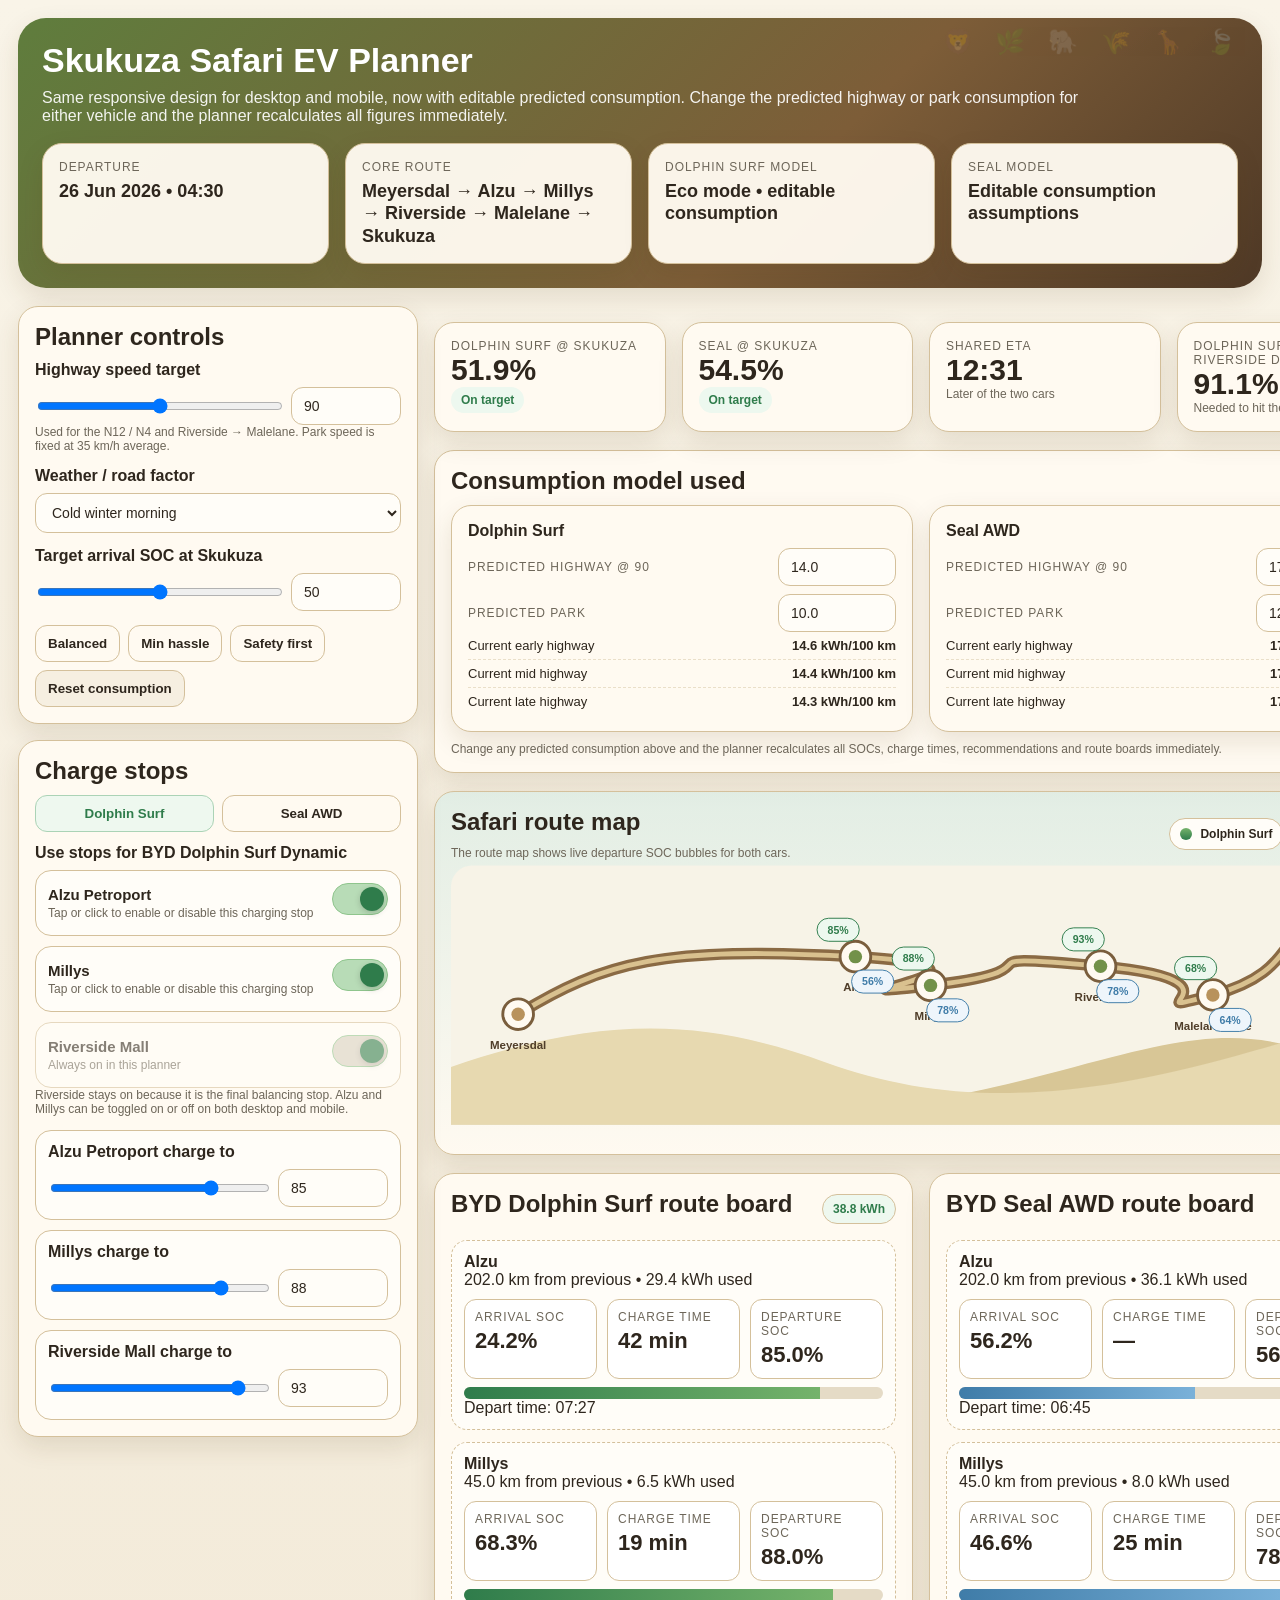
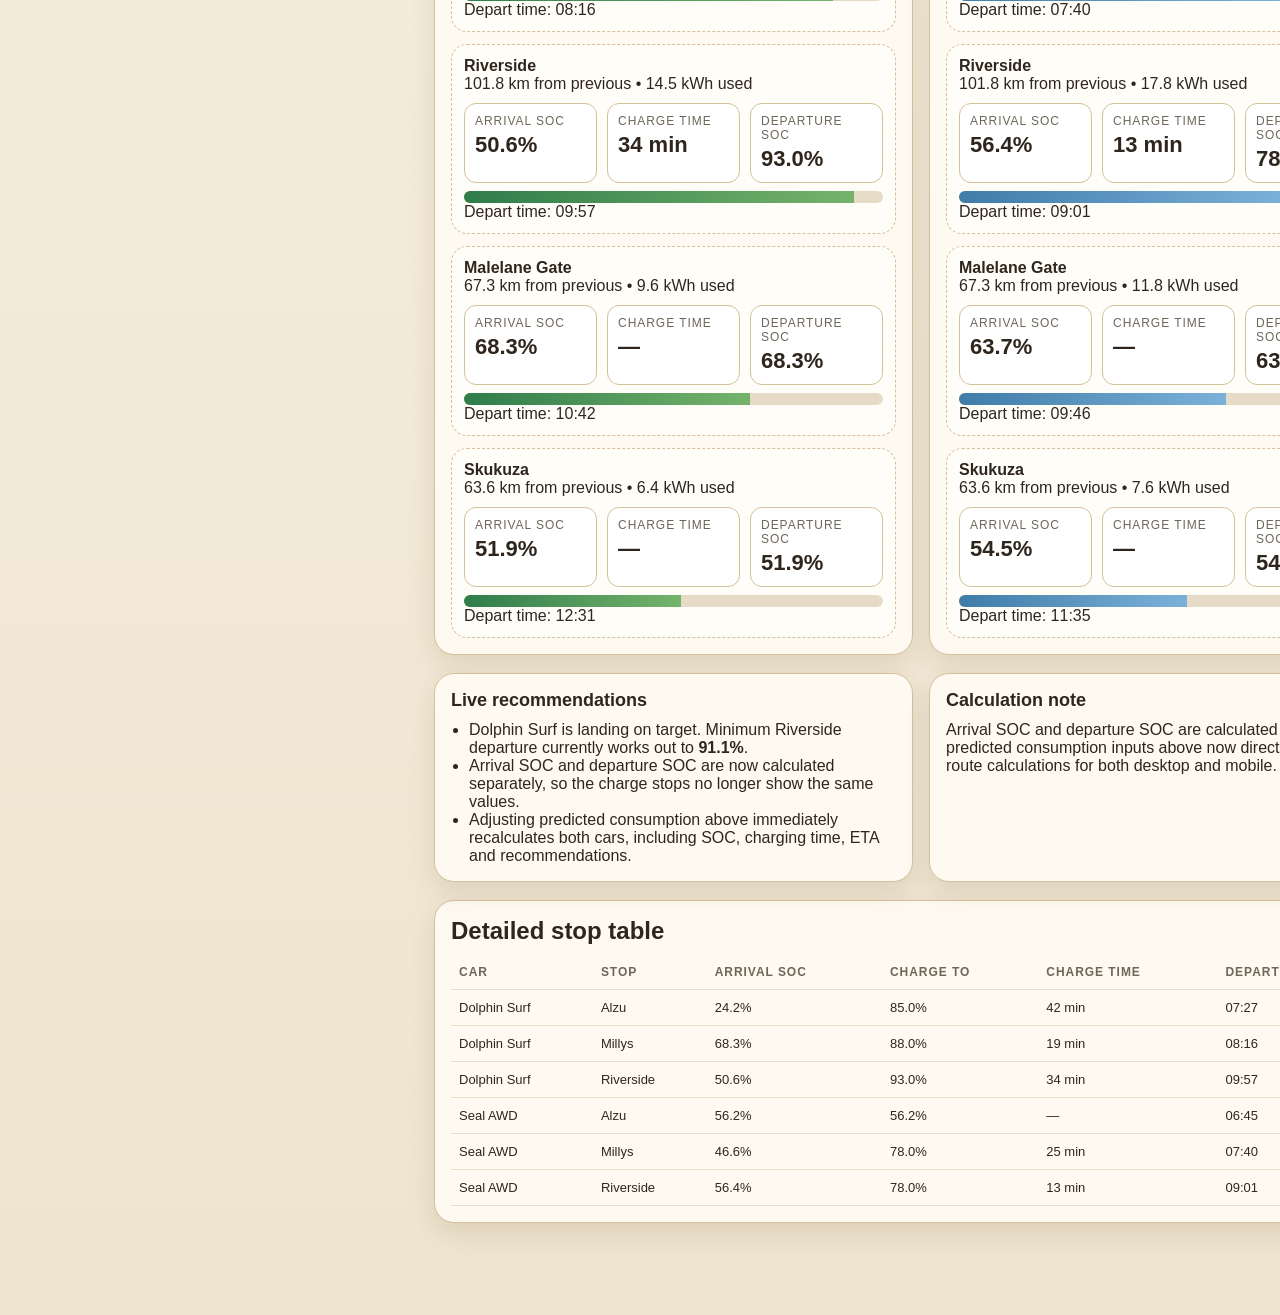
<file: index.html>
<!DOCTYPE html>
<html lang="en">
<head>
  <meta charset="UTF-8" />
  <meta name="viewport" content="width=device-width, initial-scale=1.0, viewport-fit=cover" />
  <title>Skukuza Safari EV Planner</title>
  <style>
    :root{
      --card:#fffaf1;
      --card2:#fffdf8;
      --line:#d4c09b;
      --text:#2e261d;
      --muted:#6d6659;
      --green:#2f7c4b;
      --green2:#75b36b;
      --blue:#3f7ca8;
      --blue2:#7ab1d9;
      --warn:#ab7e09;
      --bad:#b84a3b;
      --shadow:0 10px 26px rgba(84,57,20,.12);
      --radius:20px;
      --hero:#ffffff;
      --heroSoft:rgba(255,255,255,.92);
    }
    *{box-sizing:border-box;-webkit-tap-highlight-color:transparent}
    html{scroll-behavior:smooth}
    body{margin:0;font-family:Inter,Segoe UI,Roboto,Arial,sans-serif;background:linear-gradient(180deg,#f9f4e8 0%,#efe4cf 100%);color:var(--text)}
    .wrap{max-width:1560px;margin:0 auto;padding:18px 18px 92px}
    .hero{background:linear-gradient(135deg,#5f7d3d 0%,#7d5d38 62%,#4f3926 100%);color:var(--hero);border-radius:28px;padding:24px;box-shadow:var(--shadow);position:relative;overflow:hidden}
    .hero::after{content:"🦁 🌿 🐘 🌾 🦒 🍃";position:absolute;right:18px;top:10px;opacity:.18;font-size:24px;letter-spacing:8px}
    h1,h2,h3,h4{margin:0 0 10px} h1{font-size:34px;line-height:1.08} h2{font-size:24px} h3{font-size:18px}
    p{margin:6px 0}.sub{max-width:1080px;color:var(--heroSoft)}

    .hero-grid,.summary-grid,.cons-grid,.route-grid,.rec-grid,.main-grid{display:grid;gap:16px}
    .hero-grid{grid-template-columns:repeat(4,minmax(0,1fr));margin-top:18px}
    .main-grid{grid-template-columns:400px 1fr;align-items:start;margin-top:18px}
    .sticky{position:sticky;top:12px}

    .tile,.card,.summary,.cons-card,.route-card,.map-card,.table-card{background:var(--card);border:1px solid var(--line);border-radius:var(--radius);box-shadow:var(--shadow);padding:16px}
    .tile{background:rgba(255,250,241,.96)}
    .label,.small,.mini-label,.soc .k,.sum .k{font-size:12px;text-transform:uppercase;letter-spacing:.08em;color:var(--muted)}
    .tile .value{font-size:18px;font-weight:900;color:var(--text);margin-top:6px;line-height:1.25}
    .big{font-size:30px;font-weight:900}

    .control-group{margin-bottom:14px}
    label{display:block;font-weight:800;margin-bottom:8px}
    .hint,.tiny{font-size:12px;color:var(--muted)}
    input[type=number], select{width:100%;padding:10px 12px;border-radius:12px;border:1px solid var(--line);background:#fffdf8;color:var(--text);font-size:14px}
    input[type=range]{width:100%}
    .inline{display:grid;grid-template-columns:1fr 110px;gap:10px;align-items:center}
    .grid-2{display:grid;grid-template-columns:1fr 1fr;gap:10px}
    .btns{display:flex;gap:8px;flex-wrap:wrap}
    button{padding:10px 12px;border-radius:12px;border:1px solid var(--line);background:#fffaf1;font-weight:900;cursor:pointer;color:var(--text)}
    .subtle{background:#f6efe1}

    .tabs{display:flex;gap:8px;margin-bottom:12px}.tab{flex:1}.tab.active.ds{background:#eef8ef;color:var(--green);border-color:#abd3b6}.tab.active.seal{background:#eef5fb;color:var(--blue);border-color:#b7d1e6}

    .toggle-grid{display:grid;grid-template-columns:1fr;gap:10px;margin-top:8px}
    .toggle-card{display:flex;align-items:center;justify-content:space-between;gap:12px;padding:12px;border:1px solid var(--line);border-radius:16px;background:var(--card2);min-height:56px}
    .toggle-card.disabled{opacity:.58}
    .toggle-text strong{display:block;font-size:15px}.toggle-text span{font-size:12px;color:var(--muted)}
    .switch{position:relative;width:56px;height:32px;display:inline-block;flex:0 0 56px}
    .switch input{opacity:0;width:0;height:0;position:absolute}
    .slider{position:absolute;inset:0;background:#d7ccb5;border-radius:999px;transition:.2s;border:1px solid #c4b59a;cursor:pointer}
    .slider:before{content:"";position:absolute;height:24px;width:24px;left:3px;top:3px;background:#fff;border-radius:50%;transition:.2s;box-shadow:0 2px 6px rgba(0,0,0,.18)}
    .switch input:checked + .slider{background:#b8dcb7;border-color:#8fc58d}
    .switch input:checked + .slider:before{transform:translateX(24px);background:var(--green)}
    .switch input:disabled + .slider{cursor:not-allowed;background:#d8d1c2}

    .stopbox{border:1px solid var(--line);border-radius:16px;padding:12px;background:var(--card2);margin-top:10px}
    .stopbox.off{opacity:.56}

    .summary-grid{grid-template-columns:repeat(4,minmax(0,1fr));margin-top:16px}
    .pill{display:inline-flex;padding:6px 10px;border-radius:999px;font-size:12px;font-weight:900}.ok{background:#edf8ef;color:var(--green)} .near{background:#fff3d6;color:var(--warn)} .bad{background:#ffe7e1;color:var(--bad)}

    .cons-grid{grid-template-columns:1fr 1fr;margin-top:18px}
    .cons-card .title{font-weight:900;margin-bottom:8px}
    .cons-row{display:flex;justify-content:space-between;gap:12px;padding:6px 0;border-bottom:1px dashed #eadfc9;font-size:13px;align-items:center}
    .cons-row:last-child{border-bottom:none}
    .cons-input{display:grid;grid-template-columns:1fr 118px;gap:8px;align-items:center;margin-top:8px}
    .cons-input .mini-label{margin:0}

    .map-card{margin-top:18px;background:linear-gradient(180deg,rgba(218,237,230,.7),rgba(255,250,241,.98))}
    .map-wrap{overflow-x:auto;padding-bottom:4px}.map-svg{min-width:940px}
    .legend{display:flex;gap:10px;flex-wrap:wrap}.legend-item{display:inline-flex;align-items:center;gap:8px;padding:8px 10px;border-radius:999px;border:1px solid var(--line);background:#fffdf8;font-size:12px;font-weight:700}.dot{width:12px;height:12px;border-radius:50%}.dot.ds{background:linear-gradient(180deg,var(--green2),var(--green))}.dot.seal{background:linear-gradient(180deg,var(--blue2),var(--blue))}

    .route-grid{grid-template-columns:1fr 1fr;margin-top:18px}.route-head{display:flex;justify-content:space-between;align-items:center}.badge{padding:7px 10px;border-radius:999px;border:1px solid var(--line);font-size:12px;font-weight:900}.badge.ds{background:#eef8ef;color:var(--green)}.badge.seal{background:#eef5fb;color:var(--blue)}
    .stops{display:grid;gap:12px;margin-top:12px}.stop{padding:12px;border-radius:16px;border:1px dashed var(--line);background:var(--card2)}.stop-title{font-weight:900}
    .soc-grid{display:grid;grid-template-columns:repeat(3,minmax(0,1fr));gap:10px;margin-top:10px}.soc{padding:10px;border-radius:12px;border:1px solid var(--line);background:#fff}.soc .v{font-size:22px;margin-top:4px;font-weight:900}
    .meter{height:12px;border-radius:999px;overflow:hidden;background:#e5dbc6;margin-top:8px}.bar{height:100%;width:0;background:linear-gradient(90deg,var(--green),var(--green2))}.bar.seal{background:linear-gradient(90deg,var(--blue),var(--blue2))}

    .rec-grid{grid-template-columns:1fr 1fr;margin-top:18px}.rec-grid ul{margin:8px 0 0 18px;padding:0}
    .table-card{margin-top:18px;overflow:auto} table{width:100%;border-collapse:collapse;font-size:13px} th,td{padding:10px 8px;border-bottom:1px solid #eadfc9;text-align:left;vertical-align:top} th{font-size:12px;text-transform:uppercase;letter-spacing:.08em;color:var(--muted)}

    .jumpbar{position:fixed;left:12px;right:12px;bottom:12px;z-index:50;background:rgba(48,40,28,.92);border:1px solid rgba(255,255,255,.08);color:#fff;border-radius:18px;padding:10px;display:none;grid-template-columns:1fr 1fr 1fr;gap:8px;backdrop-filter:blur(6px)}
    .jumpbar a{display:block;text-align:center;text-decoration:none;color:#fff;background:rgba(255,255,255,.08);padding:10px;border-radius:12px;font-size:12px;font-weight:900}

    @media (max-width:1180px){.main-grid{grid-template-columns:1fr}.sticky{position:relative;top:0}.hero-grid,.summary-grid,.route-grid,.rec-grid,.cons-grid{grid-template-columns:1fr 1fr}}
    @media (max-width:840px){.wrap{padding:12px 12px 92px} h1{font-size:28px}.hero-grid,.summary-grid,.route-grid,.rec-grid,.cons-grid{grid-template-columns:1fr}.inline,.grid-2,.cons-input{grid-template-columns:1fr}.jumpbar{display:grid}}
  </style>
</head>
<body>
<div class="wrap">
  <section class="hero" id="top">
    <h1>Skukuza Safari EV Planner</h1>
    <p class="sub">Same responsive design for desktop and mobile, now with editable predicted consumption. Change the predicted highway or park consumption for either vehicle and the planner recalculates all figures immediately.</p>
    <div class="hero-grid">
      <div class="tile"><div class="label">Departure</div><div class="value">26 Jun 2026 • 04:30</div></div>
      <div class="tile"><div class="label">Core route</div><div class="value">Meyersdal → Alzu → Millys → Riverside → Malelane → Skukuza</div></div>
      <div class="tile"><div class="label">Dolphin Surf model</div><div class="value">Eco mode • editable consumption</div></div>
      <div class="tile"><div class="label">Seal model</div><div class="value">Editable consumption assumptions</div></div>
    </div>
  </section>

  <section class="main-grid">
    <aside class="sticky">
      <div class="card" id="controlsCard">
        <h2>Planner controls</h2>
        <div class="control-group"><label>Highway speed target</label><div class="inline"><input id="speedR" type="range" min="80" max="100" step="1" value="90"><input id="speedN" type="number" min="80" max="100" step="1" value="90"></div><div class="hint">Used for the N12 / N4 and Riverside → Malelane. Park speed is fixed at 35 km/h average.</div></div>
        <div class="control-group"><label>Weather / road factor</label><select id="weather"><option value="0.00">Perfect calm day</option><option value="0.04" selected>Cold winter morning</option><option value="0.08">Cold + mild headwind</option><option value="0.12">Tough day / stronger headwind</option></select></div>
        <div class="control-group"><label>Target arrival SOC at Skukuza</label><div class="inline"><input id="targetR" type="range" min="30" max="70" step="1" value="50"><input id="targetN" type="number" min="30" max="70" step="1" value="50"></div></div>
        <div class="btns"><button id="balanced">Balanced</button><button id="minstops">Min hassle</button><button id="safety">Safety first</button><button id="resetCons" class="subtle">Reset consumption</button></div>
      </div>

      <div class="card" id="chargeCard" style="margin-top:16px">
        <h2>Charge stops</h2>
        <div class="tabs"><button class="tab active ds" data-tab="ds">Dolphin Surf</button><button class="tab" data-tab="seal">Seal AWD</button></div>
        <div id="controls"></div>
      </div>
    </aside>

    <main>
      <div class="summary-grid">
        <div class="summary"><div class="small">Dolphin Surf @ Skukuza</div><div class="big" id="dsFinal">--</div><div id="dsStatus"></div></div>
        <div class="summary"><div class="small">Seal @ Skukuza</div><div class="big" id="sealFinal">--</div><div id="sealStatus"></div></div>
        <div class="summary"><div class="small">Shared ETA</div><div class="big" id="eta">--</div><div class="hint">Later of the two cars</div></div>
        <div class="summary"><div class="small">Dolphin Surf min Riverside dep</div><div class="big" id="dsNeed">--</div><div class="hint">Needed to hit the final target</div></div>
      </div>

      <div class="card" id="consCard" style="margin-top:18px">
        <h2>Consumption model used</h2>
        <div class="cons-grid" style="margin-top:0">
          <div class="cons-card">
            <div class="title">Dolphin Surf</div>
            <div class="cons-input"><div class="mini-label">Predicted highway @ 90</div><input id="dsConsH" type="number" step="0.1" min="5" max="30" value="14.0"></div>
            <div class="cons-input"><div class="mini-label">Predicted park</div><input id="dsConsP" type="number" step="0.1" min="5" max="25" value="10.0"></div>
            <div class="cons-row"><span>Current early highway</span><strong id="dsCurrentEarly">--</strong></div>
            <div class="cons-row"><span>Current mid highway</span><strong id="dsCurrentMid">--</strong></div>
            <div class="cons-row"><span>Current late highway</span><strong id="dsCurrentLate">--</strong></div>
          </div>
          <div class="cons-card">
            <div class="title">Seal AWD</div>
            <div class="cons-input"><div class="mini-label">Predicted highway @ 90</div><input id="sealConsH" type="number" step="0.1" min="5" max="35" value="17.2"></div>
            <div class="cons-input"><div class="mini-label">Predicted park</div><input id="sealConsP" type="number" step="0.1" min="5" max="25" value="12.0"></div>
            <div class="cons-row"><span>Current early highway</span><strong id="sealCurrentEarly">--</strong></div>
            <div class="cons-row"><span>Current mid highway</span><strong id="sealCurrentMid">--</strong></div>
            <div class="cons-row"><span>Current late highway</span><strong id="sealCurrentLate">--</strong></div>
          </div>
        </div>
        <div class="hint" style="margin-top:10px">Change any predicted consumption above and the planner recalculates all SOCs, charge times, recommendations and route boards immediately.</div>
      </div>

      <div class="map-card" id="mapCard">
        <div style="display:flex;justify-content:space-between;gap:12px;align-items:center;flex-wrap:wrap">
          <div><h2>Safari route map</h2><div class="hint">The route map shows live departure SOC bubbles for both cars.</div></div>
          <div class="legend"><span class="legend-item"><span class="dot ds"></span>Dolphin Surf</span><span class="legend-item"><span class="dot seal"></span>Seal AWD</span></div>
        </div>
        <div class="map-wrap"><svg id="map" class="map-svg" viewBox="0 0 980 270" width="100%" height="270"></svg></div>
      </div>

      <div class="route-grid" id="boardsCard">
        <div class="route-card"><div class="route-head"><h2>BYD Dolphin Surf route board</h2><span class="badge ds">38.8 kWh</span></div><div class="stops" id="dsRoute"></div></div>
        <div class="route-card"><div class="route-head"><h2>BYD Seal AWD route board</h2><span class="badge seal">82.56 kWh</span></div><div class="stops" id="sealRoute"></div></div>
      </div>

      <div class="rec-grid">
        <div class="card"><h3>Live recommendations</h3><ul id="recs"></ul></div>
        <div class="card"><h3>Calculation note</h3><p>Arrival SOC and departure SOC are calculated separately. The predicted consumption inputs above now directly drive all route calculations for both desktop and mobile.</p></div>
      </div>

      <div class="table-card">
        <h2>Detailed stop table</h2>
        <table><thead><tr><th>Car</th><th>Stop</th><th>Arrival SOC</th><th>Charge to</th><th>Charge time</th><th>Depart time</th></tr></thead><tbody id="rows"></tbody></table>
      </div>
    </main>
  </section>
</div>

<div class="jumpbar">
  <a href="#controlsCard">Controls</a>
  <a href="#consCard">Consumption</a>
  <a href="#boardsCard">Boards</a>
</div>

<script>
const defaults = {
  ds: { consH: 14.0, consP: 10.0, charge:{alzu:85,millys:88,riverside:93}, use:{alzu:true,millys:true,riverside:true} },
  seal: { consH: 17.2, consP: 12.0, charge:{alzu:78,millys:78,riverside:78}, use:{alzu:false,millys:true,riverside:true} }
};
const route = [
  {id:'alzu',name:'Alzu',dist:202.0,road:'early',charger:80},
  {id:'millys',name:'Millys',dist:45.0,road:'mid',charger:80},
  {id:'riverside',name:'Riverside',dist:101.8,road:'late',charger:150},
  {id:'malelane',name:'Malelane Gate',dist:67.3,road:'late',charger:null},
  {id:'skukuza',name:'Skukuza',dist:63.6,road:'park',charger:null}
];
const cumulative = {start:0}; let run = 0; for (const r of route){ run += r.dist; cumulative[r.id] = run; }
const total = cumulative.skukuza; const point = km => 70 + (km/total)*835;
const points = {start:{x:point(0),y:155},alzu:{x:point(cumulative.alzu),y:95},millys:{x:point(cumulative.millys),y:125},riverside:{x:point(cumulative.riverside),y:105},malelane:{x:point(cumulative.malelane),y:135},skukuza:{x:point(cumulative.skukuza),y:78}};
const cars = {
  ds:{label:'Dolphin Surf', full:'BYD Dolphin Surf Dynamic', battery:38.8, consH:defaults.ds.consH, consP:defaults.ds.consP, dc:{alzu:40,millys:40,riverside:40}, charge:{...defaults.ds.charge}, use:{...defaults.ds.use}, taper80:0.72, taper90:0.48},
  seal:{label:'Seal AWD', full:'BYD Seal AWD Performance', battery:82.56, consH:defaults.seal.consH, consP:defaults.seal.consP, dc:{millys:80,riverside:150,alzu:80}, charge:{...defaults.seal.charge}, use:{...defaults.seal.use}, taper80:0.72, taper90:0.50}
};
let active = 'ds';
const el = id => document.getElementById(id);
function sync(a,b){ el(a).addEventListener('input',e=>{ el(b).value=e.target.value; render(); }); el(b).addEventListener('input',e=>{ el(a).value=e.target.value; render(); }); }
sync('speedR','speedN'); sync('targetR','targetN'); el('weather').addEventListener('change',render);
['dsConsH','dsConsP','sealConsH','sealConsP'].forEach(id=>el(id).addEventListener('input',()=>{ syncConsumptionInputsToModel(); render(); }));
function syncConsumptionInputsToModel(){ cars.ds.consH = Math.max(5, Math.min(30, Number(el('dsConsH').value||defaults.ds.consH))); cars.ds.consP = Math.max(5, Math.min(25, Number(el('dsConsP').value||defaults.ds.consP))); cars.seal.consH = Math.max(5, Math.min(35, Number(el('sealConsH').value||defaults.seal.consH))); cars.seal.consP = Math.max(5, Math.min(25, Number(el('sealConsP').value||defaults.seal.consP))); }
function resetConsumption(){ el('dsConsH').value = defaults.ds.consH; el('dsConsP').value = defaults.ds.consP; el('sealConsH').value = defaults.seal.consH; el('sealConsP').value = defaults.seal.consP; syncConsumptionInputsToModel(); render(); }
el('resetCons').addEventListener('click', resetConsumption);
function clamp(v,min,max){ return Math.max(min,Math.min(max,v)); }
function one(n){ return `${n.toFixed(1)}%`; }
function minsToTime(m){ m=Math.round(m); const d=Math.floor(m/(24*60)); const r=m%(24*60); const h=String(Math.floor(r/60)).padStart(2,'0'); const mm=String(Math.floor(r%60)).padStart(2,'0'); return `${d>0?`+${d}d `:''}${h}:${mm}`; }
function highway(cons,speed,weather,leg){ const d=speed-90; let c=cons*(1+d*0.017+Math.max(0,d-5)*0.006); if(speed<90) c=cons*(1+d*0.013); const mult=leg==='early'?1+weather:leg==='mid'?1+weather*0.75:1+weather*0.45; return c*mult; }
function chargeMinutes(car, stopId, startSoc, endSoc){ if(endSoc<=startSoc) return 0; const base=Math.min(car.dc[stopId]||0, route.find(r=>r.id===stopId)?.charger||0); let weighted=0,total=0; [[startSoc, Math.min(endSoc,80),1],[Math.max(startSoc,80),Math.min(endSoc,90),car.taper80],[Math.max(startSoc,90),endSoc,car.taper90]].forEach(([a,b,m])=>{ if(b>a){ const d=b-a; weighted+=d*base*m; total+=d; } }); const p=total?weighted/total:base; if(!p) return 0; return (((endSoc-startSoc)/100)*car.battery)/p*60 + 6; }
function simulate(key){ const car=cars[key], speed=Number(el('speedN').value), weather=Number(el('weather').value), target=Number(el('targetN').value); let soc=100, minutes=270; const rows=[]; const finalEnergy=(67.3*highway(car.consH,speed,weather,'late')/100)+(63.6*car.consP/100); const needRiv=clamp(target + (finalEnergy/car.battery*100),0,100); for(const leg of route){ const used=(leg.road==='park'? leg.dist*car.consP/100 : leg.dist*highway(car.consH,speed,weather,leg.road)/100); soc -= used/car.battery*100; minutes += (leg.road==='park'? leg.dist/35 : leg.dist/speed)*60; const arrivalSoc = soc; let departSoc = arrivalSoc; let cmins = 0; if(leg.charger && car.use[leg.id]){ let targetCharge = Number(car.charge[leg.id]); if(leg.id==='riverside' && key==='ds') targetCharge = Math.max(targetCharge, needRiv); targetCharge = clamp(targetCharge, Math.ceil(Math.max(arrivalSoc,0)), 100); cmins = chargeMinutes(car, leg.id, Math.max(arrivalSoc,0), targetCharge); minutes += cmins; departSoc = targetCharge; soc = departSoc; } rows.push({id:leg.id,name:leg.name,arrival:arrivalSoc,depart:departSoc,charge:cmins,time:minsToTime(minutes),dist:leg.dist,used}); } return {rows,final:rows.find(r=>r.id==='skukuza').arrival,need:needRiv,eta:rows[rows.length-1].time}; }
function pill(val,target){ return val>=target?'<span class="pill ok">On target</span>':val>=target-4?'<span class="pill near">Close</span>':'<span class="pill bad">Needs help</span>'; }
function updateConsumption(){ const speed=Number(el('speedN').value), weather=Number(el('weather').value); const fmt=v=>`${v.toFixed(1)} kWh/100 km`; el('dsCurrentEarly').textContent=fmt(highway(cars.ds.consH,speed,weather,'early')); el('dsCurrentMid').textContent=fmt(highway(cars.ds.consH,speed,weather,'mid')); el('dsCurrentLate').textContent=fmt(highway(cars.ds.consH,speed,weather,'late')); el('sealCurrentEarly').textContent=fmt(highway(cars.seal.consH,speed,weather,'early')); el('sealCurrentMid').textContent=fmt(highway(cars.seal.consH,speed,weather,'mid')); el('sealCurrentLate').textContent=fmt(highway(cars.seal.consH,speed,weather,'late')); }
function toggleCard(label, stopId, checked, disabled){ return `<div class="toggle-card ${disabled?'disabled':''}"><div class="toggle-text"><strong>${label}</strong><span>${disabled?'Always on in this planner':'Tap or click to enable or disable this charging stop'}</span></div><label class="switch"><input type="checkbox" data-use="${stopId}" ${checked?'checked':''} ${disabled?'disabled':''}><span class="slider"></span></label></div>`; }
function controlMarkup(){ const car=cars[active]; return `<div class="control-group"><label>Use stops for ${car.full}</label><div class="toggle-grid">${toggleCard('Alzu Petroport','alzu',car.use.alzu,false)}${toggleCard('Millys','millys',car.use.millys,false)}${toggleCard('Riverside Mall','riverside',car.use.riverside,true)}</div><div class="hint">Riverside stays on because it is the final balancing stop. Alzu and Millys can be toggled on or off on both desktop and mobile.</div></div>${['alzu','millys','riverside'].map(s=>{const on=car.use[s]||s==='riverside'; const label=s==='alzu'?'Alzu Petroport':s==='millys'?'Millys':'Riverside Mall'; return `<div class="stopbox ${on?'':'off'}"><label>${label} charge to</label><div class="inline"><input type="range" min="40" max="100" step="1" value="${car.charge[s]}" data-r="${s}" ${on?'':'disabled'}><input type="number" min="40" max="100" step="1" value="${car.charge[s]}" data-n="${s}" ${on?'':'disabled'}></div></div>`;}).join('')}`; }
function bindControls(){ el('controls').innerHTML=controlMarkup(); document.querySelectorAll('[data-use]').forEach(x=>x.addEventListener('change',e=>{cars[active].use[e.target.dataset.use]=e.target.checked; bindControls(); render();})); document.querySelectorAll('[data-r]').forEach(x=>x.addEventListener('input',e=>{const s=e.target.dataset.r; cars[active].charge[s]=Number(e.target.value); el('controls').querySelector(`[data-n="${s}"]`).value=e.target.value; render();})); document.querySelectorAll('[data-n]').forEach(x=>x.addEventListener('input',e=>{const s=e.target.dataset.n; cars[active].charge[s]=Number(e.target.value); el('controls').querySelector(`[data-r="${s}"]`).value=e.target.value; render();})); document.querySelectorAll('.tab').forEach(btn=>btn.onclick=()=>{active=btn.dataset.tab; document.querySelectorAll('.tab').forEach(t=>t.classList.remove('active','ds','seal')); btn.classList.add('active',active); bindControls();}); }
function stopCard(r,key){ return `<div class="stop"><div class="stop-title">${r.name}</div><div class="mini">${r.dist.toFixed(1)} km from previous • ${r.used.toFixed(1)} kWh used</div><div class="soc-grid"><div class="soc"><div class="k">Arrival SOC</div><div class="v">${one(r.arrival)}</div></div><div class="soc"><div class="k">Charge time</div><div class="v">${r.charge?Math.round(r.charge)+' min':'—'}</div></div><div class="soc"><div class="k">Departure SOC</div><div class="v">${one(r.depart)}</div></div></div><div class="meter"><div class="bar ${key==='seal'?'seal':''}" style="width:${Math.max(0,Math.min(100,r.depart))}%"></div></div><div class="mini">Depart time: ${r.time}</div></div>`; }
function renderMap(ds,seal){ const svg=el('map'); svg.innerHTML=''; svg.innerHTML+=`<rect x="0" y="0" width="980" height="270" rx="22" fill="#f7f3e7"></rect><path d="M0 230 C120 180, 200 180, 300 225 S500 250, 650 210 S840 165, 980 225 L980 270 L0 270 Z" fill="#d8c696"></path><path d="M0 210 C160 155, 265 160, 390 205 S640 248, 820 198 S900 170, 980 205 L980 270 L0 270 Z" fill="#e7d9b0"></path>`; svg.innerHTML+=`<path d="M${points.start.x} ${points.start.y} C160 100,220 84,${points.alzu.x} ${points.alzu.y} S350 142,${points.millys.x} ${points.millys.y} S510 90,${points.riverside.x} ${points.riverside.y} S700 160,${points.malelane.x} ${points.malelane.y} S860 58,${points.skukuza.x} ${points.skukuza.y}" fill="none" stroke="#8a6a44" stroke-width="12" stroke-linecap="round"></path><path d="M${points.start.x} ${points.start.y} C160 100,220 84,${points.alzu.x} ${points.alzu.y} S350 142,${points.millys.x} ${points.millys.y} S510 90,${points.riverside.x} ${points.riverside.y} S700 160,${points.malelane.x} ${points.malelane.y} S860 58,${points.skukuza.x} ${points.skukuza.y}" fill="none" stroke="#d9c18f" stroke-width="5" stroke-linecap="round"></path>`;
  const nodes=['start','alzu','millys','riverside','malelane','skukuza']; const labels={start:'Meyersdal',alzu:'Alzu',millys:'Millys',riverside:'Riverside',malelane:'Malelane Gate',skukuza:'Skukuza'};
  nodes.forEach(n=>{const p=points[n]; svg.innerHTML+=`<circle cx="${p.x}" cy="${p.y}" r="16" fill="#fffaf1" stroke="#7a5e3d" stroke-width="3"></circle><circle cx="${p.x}" cy="${p.y}" r="7" fill="${['alzu','millys','riverside'].includes(n)?'#729149':n==='skukuza'?'#3f7ca8':'#b8925c'}"></circle><text x="${p.x}" y="${p.y+36}" text-anchor="middle" font-size="12" font-weight="800" fill="#4f3d29">${labels[n]}</text>`;});
  const bubble=(x,y,val,color,stroke,top)=>`<g><rect x="${x-22}" y="${y+(top?-40:14)}" width="44" height="24" rx="12" fill="${color}" stroke="${stroke}"></rect><text x="${x}" y="${y+(top?-24:30)}" text-anchor="middle" font-size="11" font-weight="900" fill="${stroke}">${Math.round(val)}%</text></g>`;
  ds.rows.forEach(r=>{const p=points[r.id]; if(p) svg.innerHTML+=bubble(p.x-18,p.y,r.depart,'#edf8ef','#2f7c4b',true);});
  seal.rows.forEach(r=>{const p=points[r.id]; if(p) svg.innerHTML+=bubble(p.x+18,p.y,r.depart,'#eef5fb','#3f7ca8',false);});
}
function render(){ syncConsumptionInputsToModel(); const ds=simulate('ds'), seal=simulate('seal'), target=Number(el('targetN').value); el('dsFinal').textContent=one(ds.final); el('sealFinal').textContent=one(seal.final); el('eta').textContent=ds.eta>seal.eta?ds.eta:seal.eta; el('dsNeed').textContent=one(ds.need); el('dsStatus').innerHTML=pill(ds.final,target); el('sealStatus').innerHTML=pill(seal.final,target); el('dsRoute').innerHTML=ds.rows.map(r=>stopCard(r,'ds')).join(''); el('sealRoute').innerHTML=seal.rows.map(r=>stopCard(r,'seal')).join(''); el('recs').innerHTML=[ds.final<target?`<li>Dolphin Surf misses target. Raise Riverside to at least <strong>${one(ds.need)}</strong> or trim speed.</li>`:`<li>Dolphin Surf is landing on target. Minimum Riverside departure currently works out to <strong>${one(ds.need)}</strong>.</li>`, `<li>Arrival SOC and departure SOC are now calculated separately, so the charge stops no longer show the same values.</li>`, `<li>Adjusting predicted consumption above immediately recalculates both cars, including SOC, charging time, ETA and recommendations.</li>`].join(''); const rows=[]; [['ds',ds],['seal',seal]].forEach(([k,obj])=>{const label=k==='ds'?'Dolphin Surf':'Seal AWD'; obj.rows.forEach(r=>{if(['alzu','millys','riverside'].includes(r.id)) rows.push(`<tr><td>${label}</td><td>${r.name}</td><td>${one(r.arrival)}</td><td>${one(r.depart)}</td><td>${r.charge?Math.round(r.charge)+' min':'—'}</td><td>${r.time}</td></tr>`);});}); el('rows').innerHTML=rows.join(''); updateConsumption(); renderMap(ds,seal); }
el('balanced').onclick=()=>{cars.ds.use={...defaults.ds.use};cars.ds.charge={...defaults.ds.charge};cars.seal.use={...defaults.seal.use};cars.seal.charge={...defaults.seal.charge}; el('speedR').value=el('speedN').value=90; el('weather').value='0.04'; el('targetR').value=el('targetN').value=50; bindControls(); render();};
el('minstops').onclick=()=>{cars.ds.use={alzu:true,millys:false,riverside:true};cars.ds.charge={alzu:86,millys:88,riverside:94};cars.seal.use={alzu:false,millys:true,riverside:true};cars.seal.charge={alzu:78,millys:76,riverside:76}; el('speedR').value=el('speedN').value=89; el('weather').value='0.04'; el('targetR').value=el('targetN').value=50; bindControls(); render();};
el('safety').onclick=()=>{cars.ds.use={alzu:true,millys:true,riverside:true};cars.ds.charge={alzu:88,millys:90,riverside:95};cars.seal.use={alzu:true,millys:true,riverside:true};cars.seal.charge={alzu:78,millys:80,riverside:80}; el('speedR').value=el('speedN').value=88; el('weather').value='0.08'; el('targetR').value=el('targetN').value=50; bindControls(); render();};
bindControls(); render();
</script>
</body>
</html>
</file>
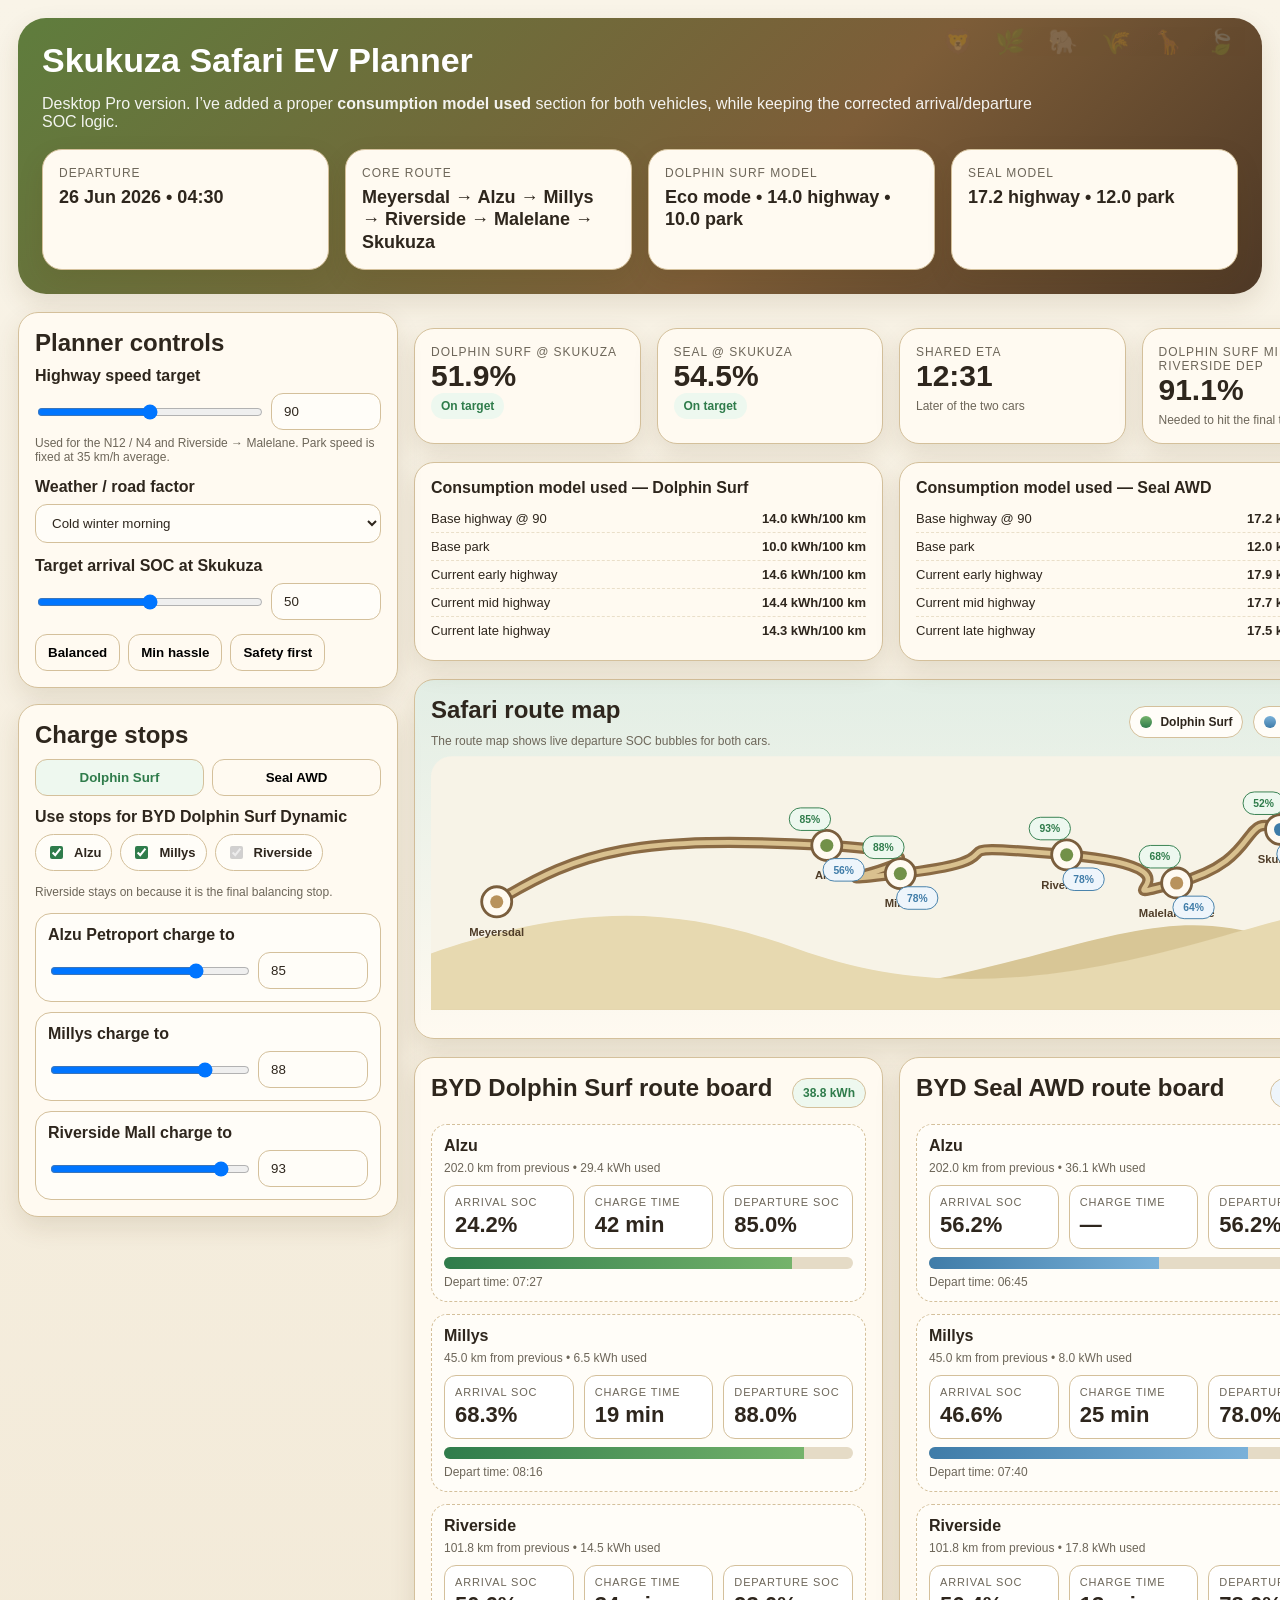
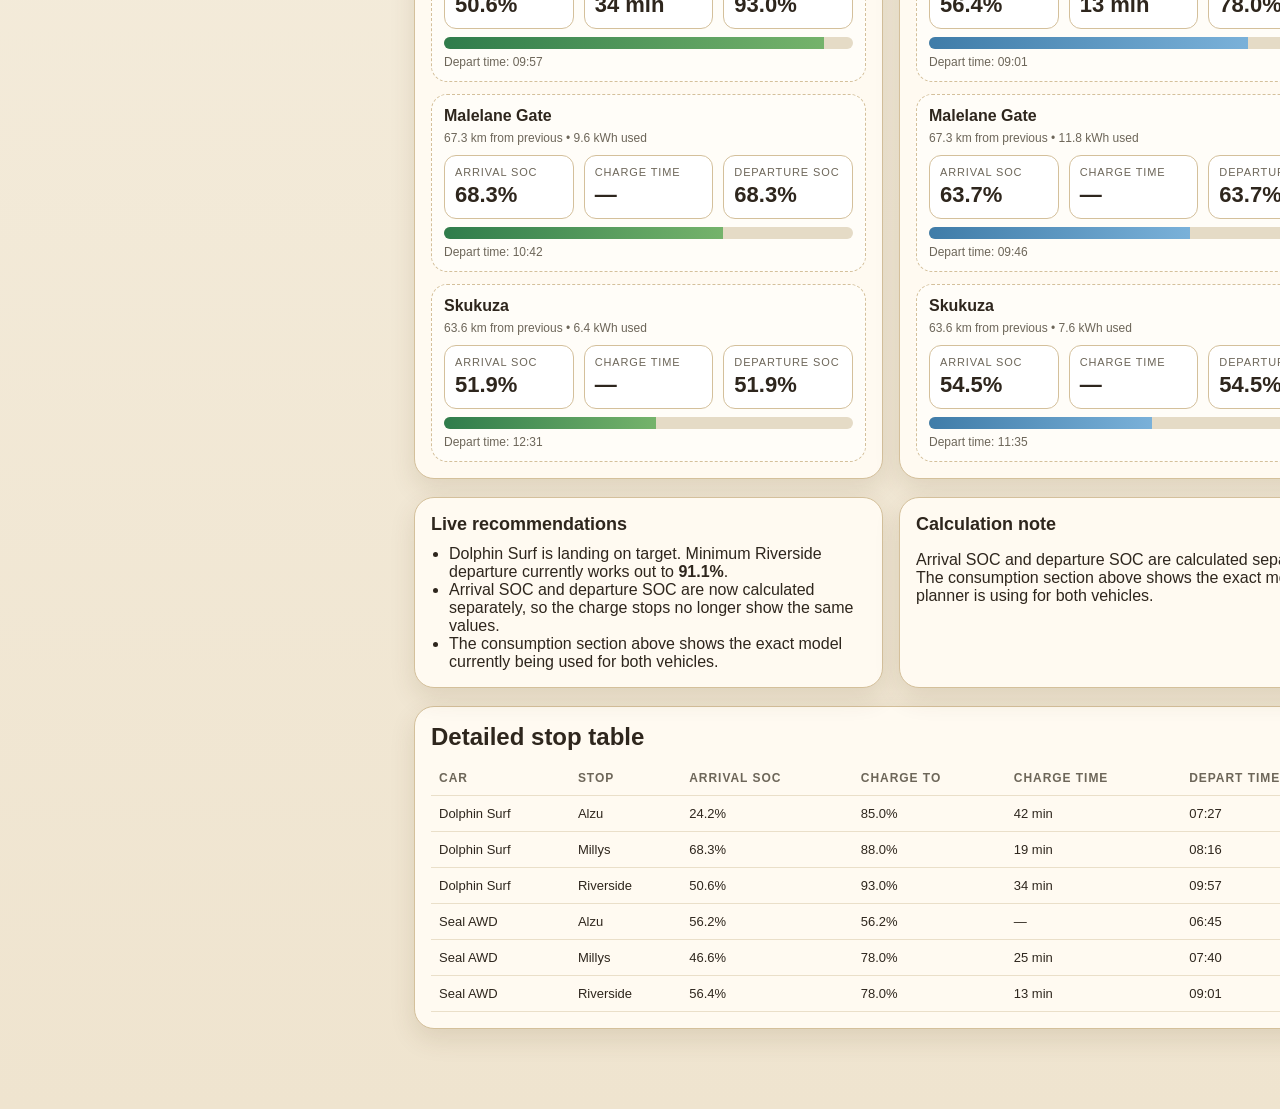
<file: skukuza_ev_convoy_plan_desktop_pro.html>
<!DOCTYPE html>
<html lang="en">
<head>
  <meta charset="UTF-8" />
  <meta name="viewport" content="width=device-width, initial-scale=1.0, viewport-fit=cover" />
  <title>Skukuza Safari EV Planner Desktop Pro</title>
  <style>
    :root{
      --bg:#f7f1e2;--card:#fffaf1;--line:#d4c09b;--text:#2e261d;--muted:#6d6659;
      --green:#2f7c4b;--green2:#75b36b;--blue:#3f7ca8;--blue2:#7ab1d9;
      --warn:#ab7e09;--bad:#b84a3b;--shadow:0 10px 26px rgba(84,57,20,.12);--radius:20px;
      --hero:#ffffff;--hero-soft:rgba(255,255,255,.92);
    }
    *{box-sizing:border-box} html{scroll-behavior:smooth}
    body{margin:0;font-family:Inter,Segoe UI,Roboto,Arial,sans-serif;background:linear-gradient(180deg,#f9f4e8 0%,#efe4cf 100%);color:var(--text)}
    .wrap{max-width:1500px;margin:0 auto;padding:18px 18px 80px}
    .hero{background:linear-gradient(135deg,#5f7d3d 0%,#7d5d38 62%,#4f3926 100%);color:var(--hero);border-radius:28px;padding:24px;box-shadow:var(--shadow);position:relative;overflow:hidden}
    .hero:after{content:"🦁 🌿 🐘 🌾 🦒 🍃";position:absolute;right:18px;top:10px;opacity:.18;font-size:24px;letter-spacing:8px}
    h1,h2,h3{margin:0 0 10px} h1{font-size:34px;line-height:1.08} h2{font-size:24px} h3{font-size:18px}
    .sub{max-width:1020px;color:var(--hero-soft)}
    .hero-grid,.summary-grid,.route-grid,.rec-grid,.cons-grid,.main-grid{display:grid;gap:16px}
    .hero-grid{grid-template-columns:repeat(4,minmax(0,1fr));margin-top:18px}
    .tile,.card,.route-card,.summary,.map-card,.table-card,.note,.cons-card{background:var(--card);border:1px solid var(--line);border-radius:var(--radius);box-shadow:var(--shadow)}
    .tile,.card,.route-card,.summary,.map-card,.table-card,.note,.cons-card{padding:16px}
    .tile .label,.small{font-size:12px;text-transform:uppercase;letter-spacing:.08em;color:var(--muted)}
    .tile .value{font-size:18px;font-weight:800;color:var(--text);margin-top:6px;line-height:1.25}
    .main-grid{grid-template-columns:380px 1fr;align-items:start;margin-top:18px}
    .sticky{position:sticky;top:12px}
    .control-group{margin-bottom:14px}
    label{display:block;font-weight:800;margin-bottom:8px}
    .hint{font-size:12px;color:var(--muted);margin-top:6px}
    input[type=number], select{width:100%;padding:10px 12px;border-radius:12px;border:1px solid var(--line);background:#fffdf8;color:var(--text)}
    input[type=range]{width:100%}
    .inline{display:grid;grid-template-columns:1fr 110px;gap:10px;align-items:center}
    .btns{display:flex;gap:8px;flex-wrap:wrap}
    button{padding:10px 12px;border-radius:12px;border:1px solid var(--line);background:#fffaf1;font-weight:800;cursor:pointer}
    .tabs{display:flex;gap:8px;margin-bottom:12px}.tab{flex:1}.tab.active.ds{background:#eef8ef;color:var(--green)}.tab.active.seal{background:#eef5fb;color:var(--blue)}
    .toggle-row{display:flex;gap:8px;flex-wrap:wrap}.toggle{display:inline-flex;align-items:center;gap:8px;padding:8px 10px;border-radius:999px;border:1px solid var(--line);background:#fffdf8;font-size:13px}
    .toggle input{accent-color:var(--green)}
    .stopbox{border:1px solid var(--line);border-radius:16px;padding:12px;background:#fffdf8;margin-top:10px}.stopbox.off{opacity:.58}
    .summary-grid{grid-template-columns:repeat(4,minmax(0,1fr));margin-top:16px}.big{font-size:30px;font-weight:900}
    .pill{display:inline-flex;padding:6px 10px;border-radius:999px;font-size:12px;font-weight:900}.ok{background:#edf8ef;color:var(--green)} .near{background:#fff3d6;color:var(--warn)} .bad{background:#ffe7e1;color:var(--bad)}
    .cons-grid{grid-template-columns:1fr 1fr;margin-top:18px}.cons-title{font-weight:900;margin-bottom:8px}.cons-row{display:flex;justify-content:space-between;gap:12px;padding:6px 0;border-bottom:1px dashed #eadfc9;font-size:13px}.cons-row:last-child{border-bottom:none}
    .map-card{margin-top:18px;background:linear-gradient(180deg,rgba(218,237,230,.7),rgba(255,250,241,.98))}.map-wrap{overflow-x:auto}.map-svg{min-width:920px}
    .legend{display:flex;gap:10px;flex-wrap:wrap}.legend-item{display:inline-flex;align-items:center;gap:8px;padding:8px 10px;border-radius:999px;border:1px solid var(--line);background:#fffdf8;font-size:12px;font-weight:700}.dot{width:12px;height:12px;border-radius:50%}.dot.ds{background:linear-gradient(180deg,var(--green2),var(--green))}.dot.seal{background:linear-gradient(180deg,var(--blue2),var(--blue))}
    .route-grid{grid-template-columns:1fr 1fr;margin-top:18px}.route-head{display:flex;justify-content:space-between;align-items:center}.badge{padding:7px 10px;border-radius:999px;border:1px solid var(--line);font-size:12px;font-weight:900}.badge.ds{background:#eef8ef;color:var(--green)}.badge.seal{background:#eef5fb;color:var(--blue)}
    .stops{display:grid;gap:12px;margin-top:12px}.stop{padding:12px;border-radius:16px;border:1px dashed var(--line);background:#fffdf8}.stop-title{font-weight:900}.mini{font-size:12px;color:var(--muted);margin-top:6px}.soc-grid{display:grid;grid-template-columns:repeat(3,minmax(0,1fr));gap:10px;margin-top:10px}.soc{padding:10px;border-radius:12px;border:1px solid var(--line);background:#fff}.soc .k{font-size:11px;text-transform:uppercase;letter-spacing:.08em;color:var(--muted)}.soc .v{font-size:22px;font-weight:900;margin-top:4px}.meter{height:12px;border-radius:999px;overflow:hidden;background:#e5dbc6;margin-top:8px}.bar{height:100%;width:0;background:linear-gradient(90deg,var(--green),var(--green2))}.bar.seal{background:linear-gradient(90deg,var(--blue),var(--blue2))}
    .rec-grid{grid-template-columns:1fr 1fr;margin-top:18px}.rec-grid ul{margin:8px 0 0 18px;padding:0}
    .table-card{margin-top:18px;overflow:auto} table{width:100%;border-collapse:collapse;font-size:13px} th,td{padding:10px 8px;border-bottom:1px solid #eadfc9;text-align:left} th{font-size:12px;text-transform:uppercase;letter-spacing:.08em;color:var(--muted)}
    @media (max-width:1180px){.main-grid{grid-template-columns:1fr}.sticky{position:relative}.hero-grid,.summary-grid,.route-grid,.rec-grid,.cons-grid{grid-template-columns:1fr 1fr}}
    @media (max-width:840px){.hero-grid,.summary-grid,.route-grid,.rec-grid,.cons-grid{grid-template-columns:1fr}.inline{grid-template-columns:1fr}.wrap{padding:12px 12px 80px}h1{font-size:28px}}
  </style>
</head>
<body>
<div class="wrap">
  <section class="hero">
    <h1>Skukuza Safari EV Planner</h1>
    <p class="sub">Desktop Pro version. I’ve added a proper <strong>consumption model used</strong> section for both vehicles, while keeping the corrected arrival/departure SOC logic.</p>
    <div class="hero-grid">
      <div class="tile"><div class="label">Departure</div><div class="value">26 Jun 2026 • 04:30</div></div>
      <div class="tile"><div class="label">Core route</div><div class="value">Meyersdal → Alzu → Millys → Riverside → Malelane → Skukuza</div></div>
      <div class="tile"><div class="label">Dolphin Surf model</div><div class="value">Eco mode • 14.0 highway • 10.0 park</div></div>
      <div class="tile"><div class="label">Seal model</div><div class="value">17.2 highway • 12.0 park</div></div>
    </div>
  </section>

  <section class="main-grid">
    <aside class="sticky">
      <div class="card">
        <h2>Planner controls</h2>
        <div class="control-group"><label>Highway speed target</label><div class="inline"><input id="speedR" type="range" min="80" max="100" step="1" value="90"><input id="speedN" type="number" min="80" max="100" step="1" value="90"></div><div class="hint">Used for the N12 / N4 and Riverside → Malelane. Park speed is fixed at 35 km/h average.</div></div>
        <div class="control-group"><label>Weather / road factor</label><select id="weather"><option value="0.00">Perfect calm day</option><option value="0.04" selected>Cold winter morning</option><option value="0.08">Cold + mild headwind</option><option value="0.12">Tough day / stronger headwind</option></select></div>
        <div class="control-group"><label>Target arrival SOC at Skukuza</label><div class="inline"><input id="targetR" type="range" min="30" max="70" step="1" value="50"><input id="targetN" type="number" min="30" max="70" step="1" value="50"></div></div>
        <div class="btns"><button id="balanced">Balanced</button><button id="minstops">Min hassle</button><button id="safety">Safety first</button></div>
      </div>

      <div class="card" style="margin-top:16px">
        <h2>Charge stops</h2>
        <div class="tabs"><button class="tab active ds" data-tab="ds">Dolphin Surf</button><button class="tab" data-tab="seal">Seal AWD</button></div>
        <div id="controls"></div>
      </div>
    </aside>

    <main>
      <div class="summary-grid">
        <div class="summary"><div class="small">Dolphin Surf @ Skukuza</div><div class="big" id="dsFinal">--</div><div id="dsStatus"></div></div>
        <div class="summary"><div class="small">Seal @ Skukuza</div><div class="big" id="sealFinal">--</div><div id="sealStatus"></div></div>
        <div class="summary"><div class="small">Shared ETA</div><div class="big" id="eta">--</div><div class="hint">Later of the two cars</div></div>
        <div class="summary"><div class="small">Dolphin Surf min Riverside dep</div><div class="big" id="dsNeed">--</div><div class="hint">Needed to hit the final target</div></div>
      </div>

      <div class="cons-grid">
        <div class="cons-card">
          <div class="cons-title">Consumption model used — Dolphin Surf</div>
          <div class="cons-row"><span>Base highway @ 90</span><strong id="dsBaseH">14.0 kWh/100 km</strong></div>
          <div class="cons-row"><span>Base park</span><strong id="dsBaseP">10.0 kWh/100 km</strong></div>
          <div class="cons-row"><span>Current early highway</span><strong id="dsCurrentEarly">--</strong></div>
          <div class="cons-row"><span>Current mid highway</span><strong id="dsCurrentMid">--</strong></div>
          <div class="cons-row"><span>Current late highway</span><strong id="dsCurrentLate">--</strong></div>
        </div>
        <div class="cons-card">
          <div class="cons-title">Consumption model used — Seal AWD</div>
          <div class="cons-row"><span>Base highway @ 90</span><strong id="sealBaseH">17.2 kWh/100 km</strong></div>
          <div class="cons-row"><span>Base park</span><strong id="sealBaseP">12.0 kWh/100 km</strong></div>
          <div class="cons-row"><span>Current early highway</span><strong id="sealCurrentEarly">--</strong></div>
          <div class="cons-row"><span>Current mid highway</span><strong id="sealCurrentMid">--</strong></div>
          <div class="cons-row"><span>Current late highway</span><strong id="sealCurrentLate">--</strong></div>
        </div>
      </div>

      <div class="map-card">
        <div style="display:flex;justify-content:space-between;gap:12px;align-items:center;flex-wrap:wrap">
          <div><h2>Safari route map</h2><div class="hint">The route map shows live departure SOC bubbles for both cars.</div></div>
          <div class="legend"><span class="legend-item"><span class="dot ds"></span>Dolphin Surf</span><span class="legend-item"><span class="dot seal"></span>Seal AWD</span></div>
        </div>
        <div class="map-wrap"><svg id="map" class="map-svg" viewBox="0 0 980 270" width="100%" height="270"></svg></div>
      </div>

      <div class="route-grid">
        <div class="route-card"><div class="route-head"><h2>BYD Dolphin Surf route board</h2><span class="badge ds">38.8 kWh</span></div><div class="stops" id="dsRoute"></div></div>
        <div class="route-card"><div class="route-head"><h2>BYD Seal AWD route board</h2><span class="badge seal">82.56 kWh</span></div><div class="stops" id="sealRoute"></div></div>
      </div>

      <div class="rec-grid">
        <div class="card"><h3>Live recommendations</h3><ul id="recs"></ul></div>
        <div class="card"><h3>Calculation note</h3><p>Arrival SOC and departure SOC are calculated separately. The consumption section above shows the exact model the planner is using for both vehicles.</p></div>
      </div>

      <div class="table-card">
        <h2>Detailed stop table</h2>
        <table><thead><tr><th>Car</th><th>Stop</th><th>Arrival SOC</th><th>Charge to</th><th>Charge time</th><th>Depart time</th></tr></thead><tbody id="rows"></tbody></table>
      </div>
    </main>
  </section>
</div>
<script>
const route=[{id:'alzu',name:'Alzu',dist:202.0,road:'early',charger:80},{id:'millys',name:'Millys',dist:45.0,road:'mid',charger:80},{id:'riverside',name:'Riverside',dist:101.8,road:'late',charger:150},{id:'malelane',name:'Malelane Gate',dist:67.3,road:'late',charger:null},{id:'skukuza',name:'Skukuza',dist:63.6,road:'park',charger:null}];
const cumulative={start:0}; let run=0; for(const r of route){run+=r.dist; cumulative[r.id]=run;} const total=cumulative.skukuza; const point=km=>70+(km/total)*835;
const points={start:{x:point(0),y:155},alzu:{x:point(cumulative.alzu),y:95},millys:{x:point(cumulative.millys),y:125},riverside:{x:point(cumulative.riverside),y:105},malelane:{x:point(cumulative.malelane),y:135},skukuza:{x:point(cumulative.skukuza),y:78}};
const cars={ds:{label:'Dolphin Surf', full:'BYD Dolphin Surf Dynamic', battery:38.8, consH:14.0, consP:10.0, dc:{alzu:40,millys:40,riverside:40}, charge:{alzu:85,millys:88,riverside:93}, use:{alzu:true,millys:true,riverside:true}, taper80:0.72, taper90:0.48},seal:{label:'Seal AWD', full:'BYD Seal AWD Performance', battery:82.56, consH:17.2, consP:12.0, dc:{millys:80,riverside:150,alzu:80}, charge:{alzu:78,millys:78,riverside:78}, use:{alzu:false,millys:true,riverside:true}, taper80:0.72, taper90:0.50}};
let active='ds'; const el=id=>document.getElementById(id);
function sync(a,b){el(a).addEventListener('input',e=>{el(b).value=e.target.value; render()});el(b).addEventListener('input',e=>{el(a).value=e.target.value; render()})}
sync('speedR','speedN'); sync('targetR','targetN'); el('weather').addEventListener('change',render);
function clamp(v,min,max){return Math.max(min,Math.min(max,v))} function one(n){return `${n.toFixed(1)}%`} function minsToTime(m){m=Math.round(m);const d=Math.floor(m/(24*60));const r=m%(24*60);const h=String(Math.floor(r/60)).padStart(2,'0');const mm=String(Math.floor(r%60)).padStart(2,'0');return `${d>0?`+${d}d `:''}${h}:${mm}`}
function highway(cons,speed,weather,leg){const d=speed-90;let c=cons*(1+d*0.017+Math.max(0,d-5)*0.006); if(speed<90)c=cons*(1+d*0.013); const mult=leg==='early'?1+weather:leg==='mid'?1+weather*0.75:1+weather*0.45; return c*mult;}
function chargeMinutes(car, stopId, startSoc, endSoc){ if(endSoc<=startSoc) return 0; const base=Math.min(car.dc[stopId]||0, route.find(r=>r.id===stopId)?.charger||0); let weighted=0,total=0; [[startSoc, Math.min(endSoc,80),1],[Math.max(startSoc,80),Math.min(endSoc,90),car.taper80],[Math.max(startSoc,90),endSoc,car.taper90]].forEach(([a,b,m])=>{if(b>a){const d=b-a; weighted+=d*base*m; total+=d;}}); const p=total?weighted/total:base; if(!p) return 0; return (((endSoc-startSoc)/100)*car.battery)/p*60 + 6; }
function simulate(key){const car=cars[key], speed=+el('speedN').value, weather=+el('weather').value, target=+el('targetN').value; let soc=100, minutes=270; const rows=[]; const finalEnergy=(67.3*highway(car.consH,speed,weather,'late')/100)+(63.6*car.consP/100); const needRiv=clamp(target + (finalEnergy/car.battery*100),0,100); for(const leg of route){ const used=(leg.road==='park'? leg.dist*car.consP/100 : leg.dist*highway(car.consH,speed,weather,leg.road)/100); soc -= used/car.battery*100; minutes += (leg.road==='park'? leg.dist/35 : leg.dist/speed)*60; const arrivalSoc=soc; let departSoc=arrivalSoc; let cmins=0; if(leg.charger && car.use[leg.id]){ let targetCharge=+car.charge[leg.id]; if(leg.id==='riverside' && key==='ds') targetCharge=Math.max(targetCharge, needRiv); targetCharge=clamp(targetCharge, Math.ceil(Math.max(arrivalSoc,0)),100); cmins=chargeMinutes(car, leg.id, Math.max(arrivalSoc,0), targetCharge); minutes += cmins; departSoc=targetCharge; soc=departSoc; } rows.push({id:leg.id,name:leg.name,arrival:arrivalSoc,depart:departSoc,charge:cmins,time:minsToTime(minutes),dist:leg.dist,used}); } return {rows, final:rows.find(r=>r.id==='skukuza').arrival, need:needRiv, eta:rows[rows.length-1].time}; }
function pill(val,target){return val>=target?'<span class="pill ok">On target</span>':val>=target-4?'<span class="pill near">Close</span>':'<span class="pill bad">Needs help</span>'}
function updateConsumption(){ const speed=+el('speedN').value, weather=+el('weather').value; const fmt=v=>`${v.toFixed(1)} kWh/100 km`; el('dsCurrentEarly').textContent=fmt(highway(cars.ds.consH,speed,weather,'early')); el('dsCurrentMid').textContent=fmt(highway(cars.ds.consH,speed,weather,'mid')); el('dsCurrentLate').textContent=fmt(highway(cars.ds.consH,speed,weather,'late')); el('sealCurrentEarly').textContent=fmt(highway(cars.seal.consH,speed,weather,'early')); el('sealCurrentMid').textContent=fmt(highway(cars.seal.consH,speed,weather,'mid')); el('sealCurrentLate').textContent=fmt(highway(cars.seal.consH,speed,weather,'late')); }
function controlMarkup(){ const car=cars[active]; return `<div class="control-group"><label>Use stops for ${car.full}</label><div class="toggle-row">${['alzu','millys','riverside'].map(s=>`<label class="toggle"><input type="checkbox" data-use="${s}" ${car.use[s]?'checked':''} ${s==='riverside'?'disabled':''}> ${s[0].toUpperCase()+s.slice(1)}</label>`).join('')}</div><div class="hint">Riverside stays on because it is the final balancing stop.</div></div>${['alzu','millys','riverside'].map(s=>{const on=car.use[s]||s==='riverside'; const label=s==='alzu'?'Alzu Petroport':s==='millys'?'Millys':'Riverside Mall'; return `<div class="stopbox ${on?'':'off'}"><label>${label} charge to</label><div class="inline"><input type="range" min="40" max="100" step="1" value="${car.charge[s]}" data-r="${s}" ${on?'':'disabled'}><input type="number" min="40" max="100" step="1" value="${car.charge[s]}" data-n="${s}" ${on?'':'disabled'}></div></div>`;}).join('')}`; }
function bindControls(){ el('controls').innerHTML=controlMarkup(); document.querySelectorAll('[data-use]').forEach(x=>x.addEventListener('change',e=>{cars[active].use[e.target.dataset.use]=e.target.checked; bindControls(); render();})); document.querySelectorAll('[data-r]').forEach(x=>x.addEventListener('input',e=>{const s=e.target.dataset.r; cars[active].charge[s]=+e.target.value; el('controls').querySelector(`[data-n="${s}"]`).value=e.target.value; render();})); document.querySelectorAll('[data-n]').forEach(x=>x.addEventListener('input',e=>{const s=e.target.dataset.n; cars[active].charge[s]=+e.target.value; el('controls').querySelector(`[data-r="${s}"]`).value=e.target.value; render();})); document.querySelectorAll('.tab').forEach(btn=>btn.onclick=()=>{active=btn.dataset.tab; document.querySelectorAll('.tab').forEach(t=>t.classList.remove('active','ds','seal')); btn.classList.add('active',active); bindControls();}); }
function stopCard(r,key){ return `<div class="stop"><div class="stop-title">${r.name}</div><div class="mini">${r.dist.toFixed(1)} km from previous • ${r.used.toFixed(1)} kWh used</div><div class="soc-grid"><div class="soc"><div class="k">Arrival SOC</div><div class="v">${one(r.arrival)}</div></div><div class="soc"><div class="k">Charge time</div><div class="v">${r.charge?Math.round(r.charge)+' min':'—'}</div></div><div class="soc"><div class="k">Departure SOC</div><div class="v">${one(r.depart)}</div></div></div><div class="meter"><div class="bar ${key==='seal'?'seal':''}" style="width:${Math.max(0,Math.min(100,r.depart))}%"></div></div><div class="mini">Depart time: ${r.time}</div></div>`; }
function renderMap(ds,seal){ const svg=el('map'); svg.innerHTML=''; svg.innerHTML+=`<rect x="0" y="0" width="980" height="270" rx="22" fill="#f7f3e7"></rect><path d="M0 230 C120 180, 200 180, 300 225 S500 250, 650 210 S840 165, 980 225 L980 270 L0 270 Z" fill="#d8c696"></path><path d="M0 210 C160 155, 265 160, 390 205 S640 248, 820 198 S900 170, 980 205 L980 270 L0 270 Z" fill="#e7d9b0"></path>`; svg.innerHTML+=`<path d="M${points.start.x} ${points.start.y} C160 100,220 84,${points.alzu.x} ${points.alzu.y} S350 142,${points.millys.x} ${points.millys.y} S510 90,${points.riverside.x} ${points.riverside.y} S700 160,${points.malelane.x} ${points.malelane.y} S860 58,${points.skukuza.x} ${points.skukuza.y}" fill="none" stroke="#8a6a44" stroke-width="12" stroke-linecap="round"></path><path d="M${points.start.x} ${points.start.y} C160 100,220 84,${points.alzu.x} ${points.alzu.y} S350 142,${points.millys.x} ${points.millys.y} S510 90,${points.riverside.x} ${points.riverside.y} S700 160,${points.malelane.x} ${points.malelane.y} S860 58,${points.skukuza.x} ${points.skukuza.y}" fill="none" stroke="#d9c18f" stroke-width="5" stroke-linecap="round"></path>`;
  const nodes=['start','alzu','millys','riverside','malelane','skukuza']; const labels={start:'Meyersdal',alzu:'Alzu',millys:'Millys',riverside:'Riverside',malelane:'Malelane Gate',skukuza:'Skukuza'};
  nodes.forEach(n=>{const p=points[n]; svg.innerHTML+=`<circle cx="${p.x}" cy="${p.y}" r="16" fill="#fffaf1" stroke="#7a5e3d" stroke-width="3"></circle><circle cx="${p.x}" cy="${p.y}" r="7" fill="${['alzu','millys','riverside'].includes(n)?'#729149':n==='skukuza'?'#3f7ca8':'#b8925c'}"></circle><text x="${p.x}" y="${p.y+36}" text-anchor="middle" font-size="12" font-weight="800" fill="#4f3d29">${labels[n]}</text>`;});
  const bubble=(x,y,val,color,stroke,top)=>`<g><rect x="${x-22}" y="${y+(top?-40:14)}" width="44" height="24" rx="12" fill="${color}" stroke="${stroke}"></rect><text x="${x}" y="${y+(top?-24:30)}" text-anchor="middle" font-size="11" font-weight="900" fill="${stroke}">${Math.round(val)}%</text></g>`;
  ds.rows.forEach(r=>{const p=points[r.id]; if(p) svg.innerHTML+=bubble(p.x-18,p.y,r.depart,'#edf8ef','#2f7c4b',true);});
  seal.rows.forEach(r=>{const p=points[r.id]; if(p) svg.innerHTML+=bubble(p.x+18,p.y,r.depart,'#eef5fb','#3f7ca8',false);});
}
function render(){ const ds=simulate('ds'), seal=simulate('seal'), target=+el('targetN').value; el('dsFinal').textContent=one(ds.final); el('sealFinal').textContent=one(seal.final); el('eta').textContent=ds.eta>seal.eta?ds.eta:seal.eta; el('dsNeed').textContent=one(ds.need); el('dsStatus').innerHTML=pill(ds.final,target); el('sealStatus').innerHTML=pill(seal.final,target); el('dsRoute').innerHTML=ds.rows.map(r=>stopCard(r,'ds')).join(''); el('sealRoute').innerHTML=seal.rows.map(r=>stopCard(r,'seal')).join(''); el('recs').innerHTML=[ds.final<target?`<li>Dolphin Surf misses target. Raise Riverside to at least <strong>${one(ds.need)}</strong> or trim speed.</li>`:`<li>Dolphin Surf is landing on target. Minimum Riverside departure currently works out to <strong>${one(ds.need)}</strong>.</li>`, `<li>Arrival SOC and departure SOC are now calculated separately, so the charge stops no longer show the same values.</li>`, `<li>The consumption section above shows the exact model currently being used for both vehicles.</li>`].join(''); const rows=[]; [['ds',ds],['seal',seal]].forEach(([k,obj])=>{const label=k==='ds'?'Dolphin Surf':'Seal AWD'; obj.rows.forEach(r=>{if(['alzu','millys','riverside'].includes(r.id)) rows.push(`<tr><td>${label}</td><td>${r.name}</td><td>${one(r.arrival)}</td><td>${one(r.depart)}</td><td>${r.charge?Math.round(r.charge)+' min':'—'}</td><td>${r.time}</td></tr>`);});}); el('rows').innerHTML=rows.join(''); updateConsumption(); renderMap(ds,seal); }
el('balanced').onclick=()=>{cars.ds.use={alzu:true,millys:true,riverside:true};cars.ds.charge={alzu:85,millys:88,riverside:93};cars.seal.use={alzu:false,millys:true,riverside:true};cars.seal.charge={alzu:78,millys:78,riverside:78}; el('speedR').value=el('speedN').value=90; el('weather').value='0.04'; el('targetR').value=el('targetN').value=50; bindControls(); render();};
el('minstops').onclick=()=>{cars.ds.use={alzu:true,millys:false,riverside:true};cars.ds.charge={alzu:86,millys:88,riverside:94};cars.seal.use={alzu:false,millys:true,riverside:true};cars.seal.charge={alzu:78,millys:76,riverside:76}; el('speedR').value=el('speedN').value=89; el('weather').value='0.04'; el('targetR').value=el('targetN').value=50; bindControls(); render();};
el('safety').onclick=()=>{cars.ds.use={alzu:true,millys:true,riverside:true};cars.ds.charge={alzu:88,millys:90,riverside:95};cars.seal.use={alzu:true,millys:true,riverside:true};cars.seal.charge={alzu:78,millys:80,riverside:80}; el('speedR').value=el('speedN').value=88; el('weather').value='0.08'; el('targetR').value=el('targetN').value=50; bindControls(); render();};
bindControls(); render();
</script>
</body>
</html>
</file>
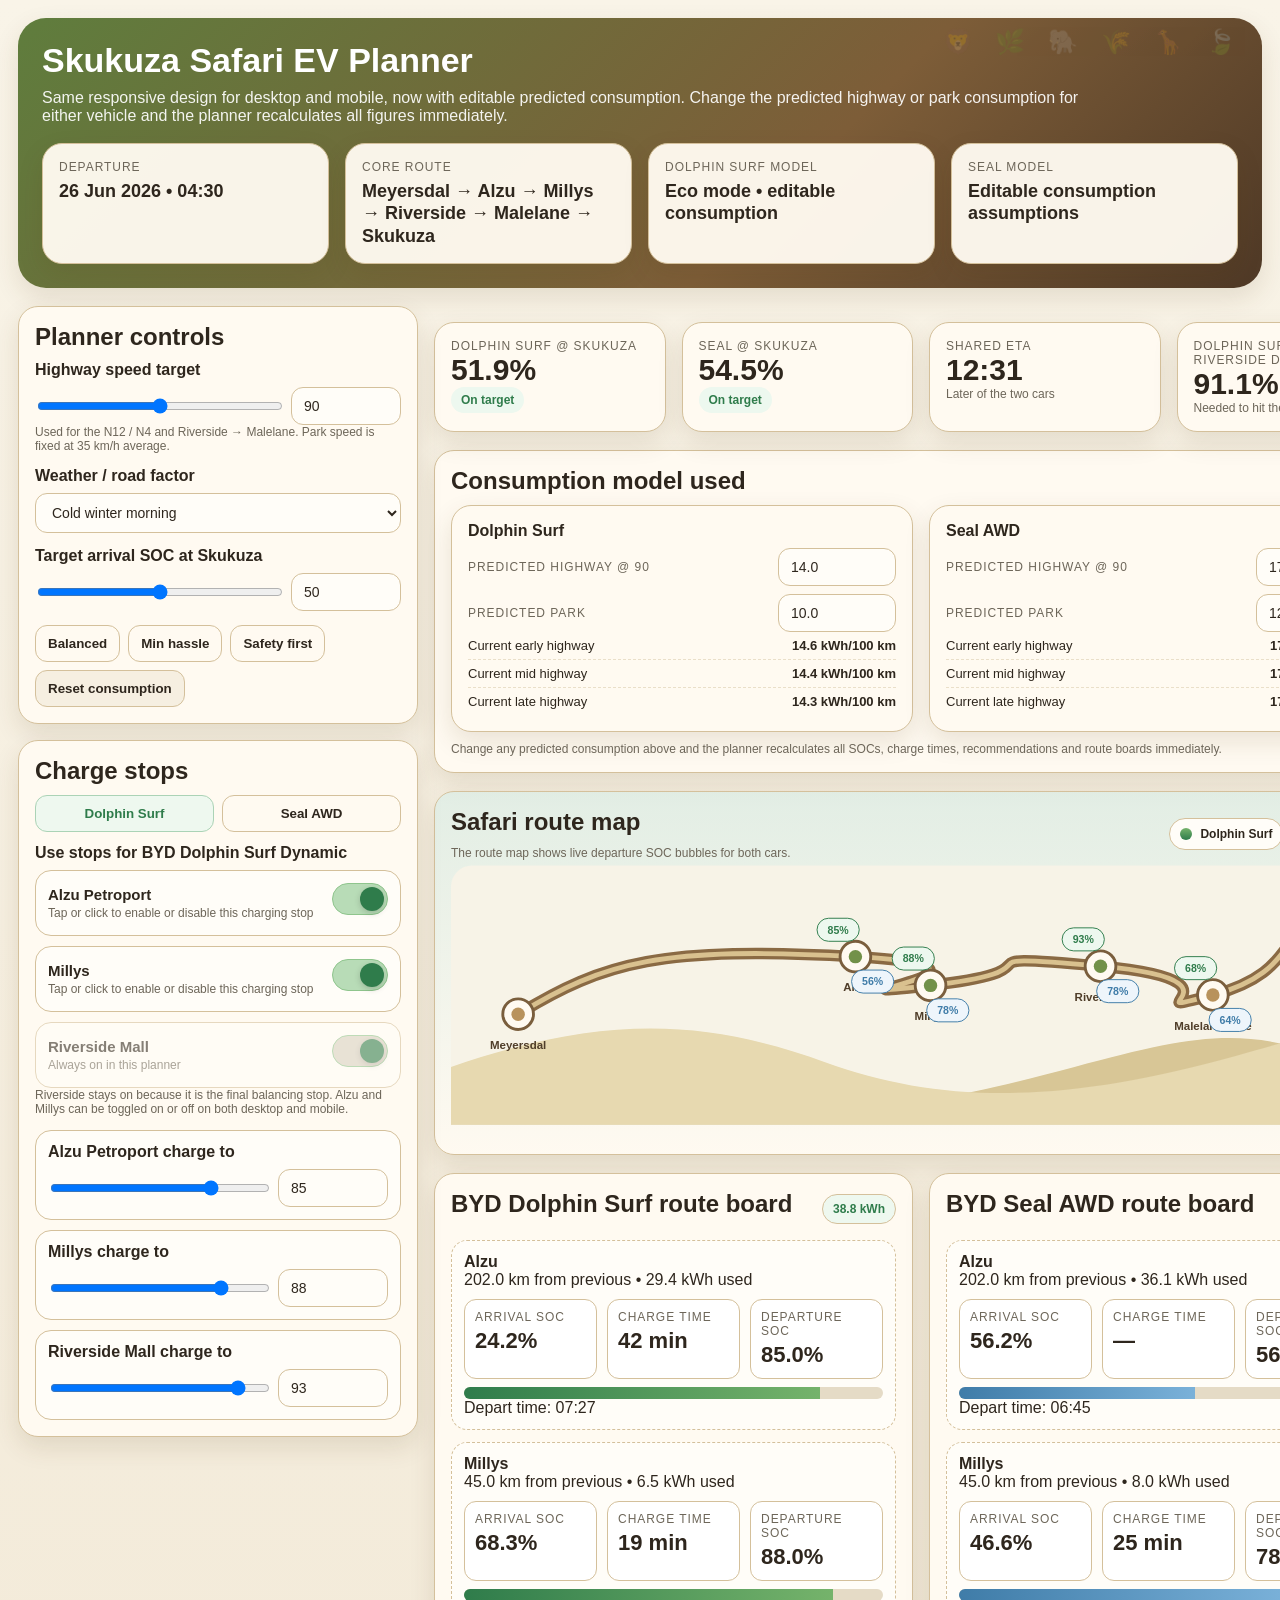
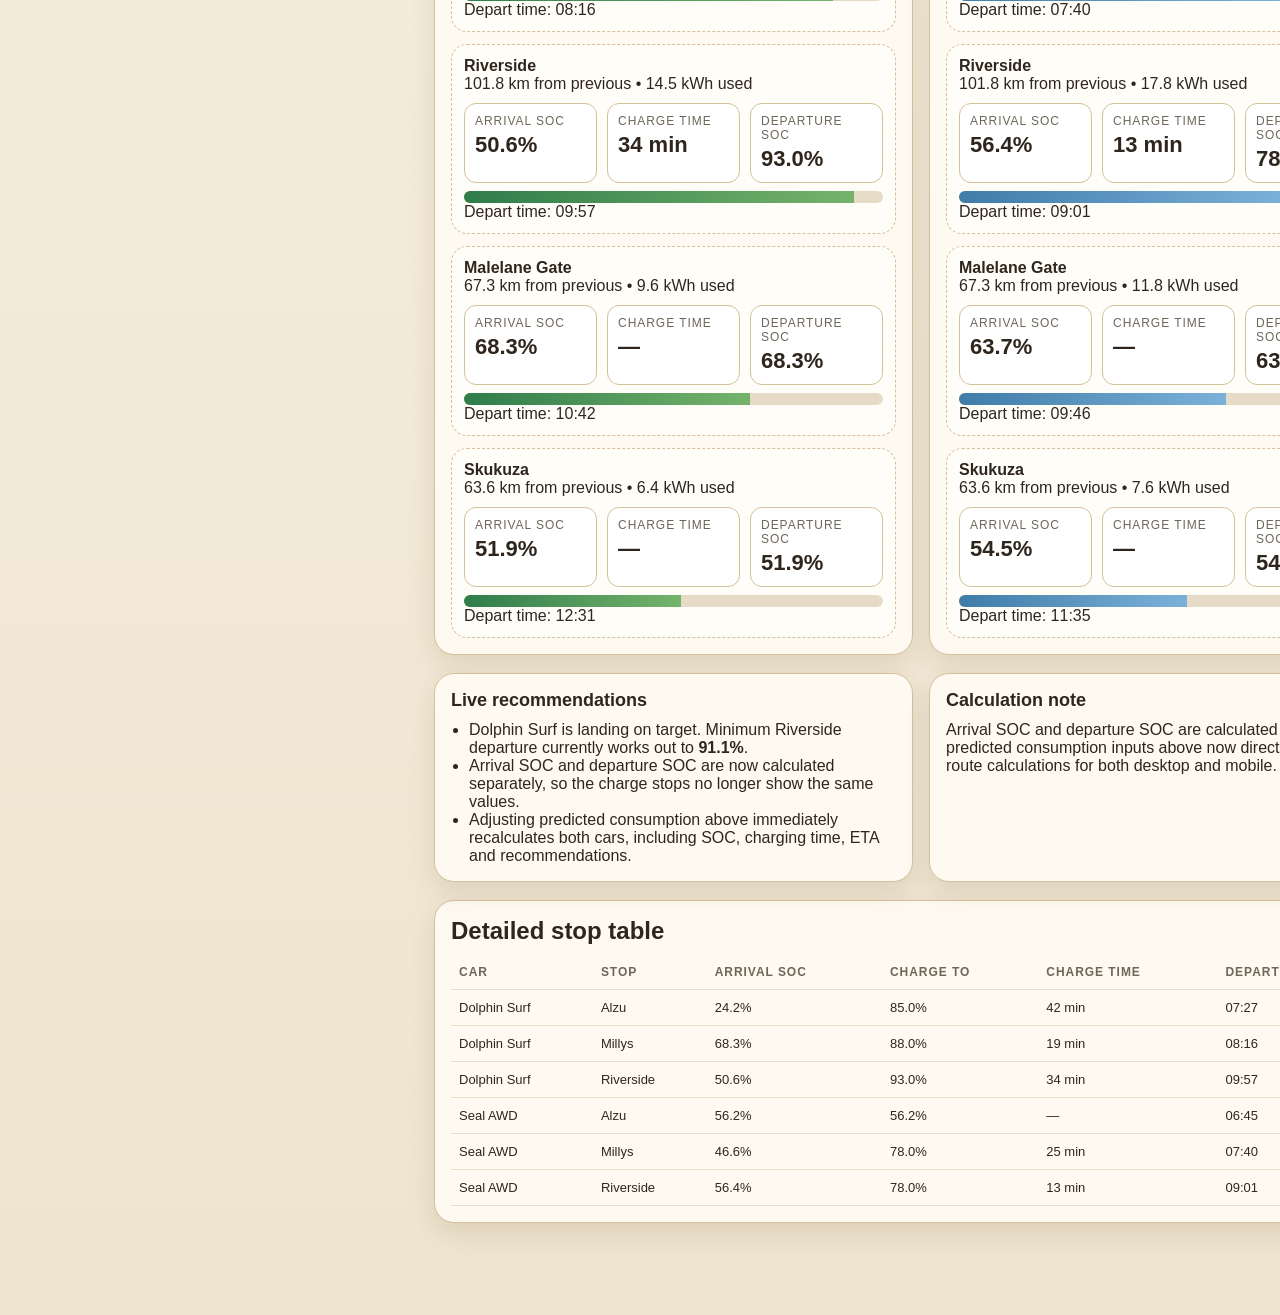
<file: skukuza_ev_convoy_plan_desktop_responsive (1).html>
<!DOCTYPE html>
<html lang="en">
<head>
  <meta charset="UTF-8" />
  <meta name="viewport" content="width=device-width, initial-scale=1.0, viewport-fit=cover" />
  <title>Skukuza Safari EV Planner</title>
  <style>
    :root{
      --card:#fffaf1;
      --card2:#fffdf8;
      --line:#d4c09b;
      --text:#2e261d;
      --muted:#6d6659;
      --green:#2f7c4b;
      --green2:#75b36b;
      --blue:#3f7ca8;
      --blue2:#7ab1d9;
      --warn:#ab7e09;
      --bad:#b84a3b;
      --shadow:0 10px 26px rgba(84,57,20,.12);
      --radius:20px;
      --hero:#ffffff;
      --heroSoft:rgba(255,255,255,.92);
    }
    *{box-sizing:border-box;-webkit-tap-highlight-color:transparent}
    html{scroll-behavior:smooth}
    body{margin:0;font-family:Inter,Segoe UI,Roboto,Arial,sans-serif;background:linear-gradient(180deg,#f9f4e8 0%,#efe4cf 100%);color:var(--text)}
    .wrap{max-width:1560px;margin:0 auto;padding:18px 18px 92px}
    .hero{background:linear-gradient(135deg,#5f7d3d 0%,#7d5d38 62%,#4f3926 100%);color:var(--hero);border-radius:28px;padding:24px;box-shadow:var(--shadow);position:relative;overflow:hidden}
    .hero::after{content:"🦁 🌿 🐘 🌾 🦒 🍃";position:absolute;right:18px;top:10px;opacity:.18;font-size:24px;letter-spacing:8px}
    h1,h2,h3,h4{margin:0 0 10px} h1{font-size:34px;line-height:1.08} h2{font-size:24px} h3{font-size:18px}
    p{margin:6px 0}.sub{max-width:1080px;color:var(--heroSoft)}

    .hero-grid,.summary-grid,.cons-grid,.route-grid,.rec-grid,.main-grid{display:grid;gap:16px}
    .hero-grid{grid-template-columns:repeat(4,minmax(0,1fr));margin-top:18px}
    .main-grid{grid-template-columns:400px 1fr;align-items:start;margin-top:18px}
    .sticky{position:sticky;top:12px}

    .tile,.card,.summary,.cons-card,.route-card,.map-card,.table-card{background:var(--card);border:1px solid var(--line);border-radius:var(--radius);box-shadow:var(--shadow);padding:16px}
    .tile{background:rgba(255,250,241,.96)}
    .label,.small,.mini-label,.soc .k,.sum .k{font-size:12px;text-transform:uppercase;letter-spacing:.08em;color:var(--muted)}
    .tile .value{font-size:18px;font-weight:900;color:var(--text);margin-top:6px;line-height:1.25}
    .big{font-size:30px;font-weight:900}

    .control-group{margin-bottom:14px}
    label{display:block;font-weight:800;margin-bottom:8px}
    .hint,.tiny{font-size:12px;color:var(--muted)}
    input[type=number], select{width:100%;padding:10px 12px;border-radius:12px;border:1px solid var(--line);background:#fffdf8;color:var(--text);font-size:14px}
    input[type=range]{width:100%}
    .inline{display:grid;grid-template-columns:1fr 110px;gap:10px;align-items:center}
    .grid-2{display:grid;grid-template-columns:1fr 1fr;gap:10px}
    .btns{display:flex;gap:8px;flex-wrap:wrap}
    button{padding:10px 12px;border-radius:12px;border:1px solid var(--line);background:#fffaf1;font-weight:900;cursor:pointer;color:var(--text)}
    .subtle{background:#f6efe1}

    .tabs{display:flex;gap:8px;margin-bottom:12px}.tab{flex:1}.tab.active.ds{background:#eef8ef;color:var(--green);border-color:#abd3b6}.tab.active.seal{background:#eef5fb;color:var(--blue);border-color:#b7d1e6}

    .toggle-grid{display:grid;grid-template-columns:1fr;gap:10px;margin-top:8px}
    .toggle-card{display:flex;align-items:center;justify-content:space-between;gap:12px;padding:12px;border:1px solid var(--line);border-radius:16px;background:var(--card2);min-height:56px}
    .toggle-card.disabled{opacity:.58}
    .toggle-text strong{display:block;font-size:15px}.toggle-text span{font-size:12px;color:var(--muted)}
    .switch{position:relative;width:56px;height:32px;display:inline-block;flex:0 0 56px}
    .switch input{opacity:0;width:0;height:0;position:absolute}
    .slider{position:absolute;inset:0;background:#d7ccb5;border-radius:999px;transition:.2s;border:1px solid #c4b59a;cursor:pointer}
    .slider:before{content:"";position:absolute;height:24px;width:24px;left:3px;top:3px;background:#fff;border-radius:50%;transition:.2s;box-shadow:0 2px 6px rgba(0,0,0,.18)}
    .switch input:checked + .slider{background:#b8dcb7;border-color:#8fc58d}
    .switch input:checked + .slider:before{transform:translateX(24px);background:var(--green)}
    .switch input:disabled + .slider{cursor:not-allowed;background:#d8d1c2}

    .stopbox{border:1px solid var(--line);border-radius:16px;padding:12px;background:var(--card2);margin-top:10px}
    .stopbox.off{opacity:.56}

    .summary-grid{grid-template-columns:repeat(4,minmax(0,1fr));margin-top:16px}
    .pill{display:inline-flex;padding:6px 10px;border-radius:999px;font-size:12px;font-weight:900}.ok{background:#edf8ef;color:var(--green)} .near{background:#fff3d6;color:var(--warn)} .bad{background:#ffe7e1;color:var(--bad)}

    .cons-grid{grid-template-columns:1fr 1fr;margin-top:18px}
    .cons-card .title{font-weight:900;margin-bottom:8px}
    .cons-row{display:flex;justify-content:space-between;gap:12px;padding:6px 0;border-bottom:1px dashed #eadfc9;font-size:13px;align-items:center}
    .cons-row:last-child{border-bottom:none}
    .cons-input{display:grid;grid-template-columns:1fr 118px;gap:8px;align-items:center;margin-top:8px}
    .cons-input .mini-label{margin:0}

    .map-card{margin-top:18px;background:linear-gradient(180deg,rgba(218,237,230,.7),rgba(255,250,241,.98))}
    .map-wrap{overflow-x:auto;padding-bottom:4px}.map-svg{min-width:940px}
    .legend{display:flex;gap:10px;flex-wrap:wrap}.legend-item{display:inline-flex;align-items:center;gap:8px;padding:8px 10px;border-radius:999px;border:1px solid var(--line);background:#fffdf8;font-size:12px;font-weight:700}.dot{width:12px;height:12px;border-radius:50%}.dot.ds{background:linear-gradient(180deg,var(--green2),var(--green))}.dot.seal{background:linear-gradient(180deg,var(--blue2),var(--blue))}

    .route-grid{grid-template-columns:1fr 1fr;margin-top:18px}.route-head{display:flex;justify-content:space-between;align-items:center}.badge{padding:7px 10px;border-radius:999px;border:1px solid var(--line);font-size:12px;font-weight:900}.badge.ds{background:#eef8ef;color:var(--green)}.badge.seal{background:#eef5fb;color:var(--blue)}
    .stops{display:grid;gap:12px;margin-top:12px}.stop{padding:12px;border-radius:16px;border:1px dashed var(--line);background:var(--card2)}.stop-title{font-weight:900}
    .soc-grid{display:grid;grid-template-columns:repeat(3,minmax(0,1fr));gap:10px;margin-top:10px}.soc{padding:10px;border-radius:12px;border:1px solid var(--line);background:#fff}.soc .v{font-size:22px;margin-top:4px;font-weight:900}
    .meter{height:12px;border-radius:999px;overflow:hidden;background:#e5dbc6;margin-top:8px}.bar{height:100%;width:0;background:linear-gradient(90deg,var(--green),var(--green2))}.bar.seal{background:linear-gradient(90deg,var(--blue),var(--blue2))}

    .rec-grid{grid-template-columns:1fr 1fr;margin-top:18px}.rec-grid ul{margin:8px 0 0 18px;padding:0}
    .table-card{margin-top:18px;overflow:auto} table{width:100%;border-collapse:collapse;font-size:13px} th,td{padding:10px 8px;border-bottom:1px solid #eadfc9;text-align:left;vertical-align:top} th{font-size:12px;text-transform:uppercase;letter-spacing:.08em;color:var(--muted)}

    .jumpbar{position:fixed;left:12px;right:12px;bottom:12px;z-index:50;background:rgba(48,40,28,.92);border:1px solid rgba(255,255,255,.08);color:#fff;border-radius:18px;padding:10px;display:none;grid-template-columns:1fr 1fr 1fr;gap:8px;backdrop-filter:blur(6px)}
    .jumpbar a{display:block;text-align:center;text-decoration:none;color:#fff;background:rgba(255,255,255,.08);padding:10px;border-radius:12px;font-size:12px;font-weight:900}

    @media (max-width:1180px){.main-grid{grid-template-columns:1fr}.sticky{position:relative;top:0}.hero-grid,.summary-grid,.route-grid,.rec-grid,.cons-grid{grid-template-columns:1fr 1fr}}
    @media (max-width:840px){.wrap{padding:12px 12px 92px} h1{font-size:28px}.hero-grid,.summary-grid,.route-grid,.rec-grid,.cons-grid{grid-template-columns:1fr}.inline,.grid-2,.cons-input{grid-template-columns:1fr}.jumpbar{display:grid}}
  </style>
</head>
<body>
<div class="wrap">
  <section class="hero" id="top">
    <h1>Skukuza Safari EV Planner</h1>
    <p class="sub">Same responsive design for desktop and mobile, now with editable predicted consumption. Change the predicted highway or park consumption for either vehicle and the planner recalculates all figures immediately.</p>
    <div class="hero-grid">
      <div class="tile"><div class="label">Departure</div><div class="value">26 Jun 2026 • 04:30</div></div>
      <div class="tile"><div class="label">Core route</div><div class="value">Meyersdal → Alzu → Millys → Riverside → Malelane → Skukuza</div></div>
      <div class="tile"><div class="label">Dolphin Surf model</div><div class="value">Eco mode • editable consumption</div></div>
      <div class="tile"><div class="label">Seal model</div><div class="value">Editable consumption assumptions</div></div>
    </div>
  </section>

  <section class="main-grid">
    <aside class="sticky">
      <div class="card" id="controlsCard">
        <h2>Planner controls</h2>
        <div class="control-group"><label>Highway speed target</label><div class="inline"><input id="speedR" type="range" min="80" max="100" step="1" value="90"><input id="speedN" type="number" min="80" max="100" step="1" value="90"></div><div class="hint">Used for the N12 / N4 and Riverside → Malelane. Park speed is fixed at 35 km/h average.</div></div>
        <div class="control-group"><label>Weather / road factor</label><select id="weather"><option value="0.00">Perfect calm day</option><option value="0.04" selected>Cold winter morning</option><option value="0.08">Cold + mild headwind</option><option value="0.12">Tough day / stronger headwind</option></select></div>
        <div class="control-group"><label>Target arrival SOC at Skukuza</label><div class="inline"><input id="targetR" type="range" min="30" max="70" step="1" value="50"><input id="targetN" type="number" min="30" max="70" step="1" value="50"></div></div>
        <div class="btns"><button id="balanced">Balanced</button><button id="minstops">Min hassle</button><button id="safety">Safety first</button><button id="resetCons" class="subtle">Reset consumption</button></div>
      </div>

      <div class="card" id="chargeCard" style="margin-top:16px">
        <h2>Charge stops</h2>
        <div class="tabs"><button class="tab active ds" data-tab="ds">Dolphin Surf</button><button class="tab" data-tab="seal">Seal AWD</button></div>
        <div id="controls"></div>
      </div>
    </aside>

    <main>
      <div class="summary-grid">
        <div class="summary"><div class="small">Dolphin Surf @ Skukuza</div><div class="big" id="dsFinal">--</div><div id="dsStatus"></div></div>
        <div class="summary"><div class="small">Seal @ Skukuza</div><div class="big" id="sealFinal">--</div><div id="sealStatus"></div></div>
        <div class="summary"><div class="small">Shared ETA</div><div class="big" id="eta">--</div><div class="hint">Later of the two cars</div></div>
        <div class="summary"><div class="small">Dolphin Surf min Riverside dep</div><div class="big" id="dsNeed">--</div><div class="hint">Needed to hit the final target</div></div>
      </div>

      <div class="card" id="consCard" style="margin-top:18px">
        <h2>Consumption model used</h2>
        <div class="cons-grid" style="margin-top:0">
          <div class="cons-card">
            <div class="title">Dolphin Surf</div>
            <div class="cons-input"><div class="mini-label">Predicted highway @ 90</div><input id="dsConsH" type="number" step="0.1" min="5" max="30" value="14.0"></div>
            <div class="cons-input"><div class="mini-label">Predicted park</div><input id="dsConsP" type="number" step="0.1" min="5" max="25" value="10.0"></div>
            <div class="cons-row"><span>Current early highway</span><strong id="dsCurrentEarly">--</strong></div>
            <div class="cons-row"><span>Current mid highway</span><strong id="dsCurrentMid">--</strong></div>
            <div class="cons-row"><span>Current late highway</span><strong id="dsCurrentLate">--</strong></div>
          </div>
          <div class="cons-card">
            <div class="title">Seal AWD</div>
            <div class="cons-input"><div class="mini-label">Predicted highway @ 90</div><input id="sealConsH" type="number" step="0.1" min="5" max="35" value="17.2"></div>
            <div class="cons-input"><div class="mini-label">Predicted park</div><input id="sealConsP" type="number" step="0.1" min="5" max="25" value="12.0"></div>
            <div class="cons-row"><span>Current early highway</span><strong id="sealCurrentEarly">--</strong></div>
            <div class="cons-row"><span>Current mid highway</span><strong id="sealCurrentMid">--</strong></div>
            <div class="cons-row"><span>Current late highway</span><strong id="sealCurrentLate">--</strong></div>
          </div>
        </div>
        <div class="hint" style="margin-top:10px">Change any predicted consumption above and the planner recalculates all SOCs, charge times, recommendations and route boards immediately.</div>
      </div>

      <div class="map-card" id="mapCard">
        <div style="display:flex;justify-content:space-between;gap:12px;align-items:center;flex-wrap:wrap">
          <div><h2>Safari route map</h2><div class="hint">The route map shows live departure SOC bubbles for both cars.</div></div>
          <div class="legend"><span class="legend-item"><span class="dot ds"></span>Dolphin Surf</span><span class="legend-item"><span class="dot seal"></span>Seal AWD</span></div>
        </div>
        <div class="map-wrap"><svg id="map" class="map-svg" viewBox="0 0 980 270" width="100%" height="270"></svg></div>
      </div>

      <div class="route-grid" id="boardsCard">
        <div class="route-card"><div class="route-head"><h2>BYD Dolphin Surf route board</h2><span class="badge ds">38.8 kWh</span></div><div class="stops" id="dsRoute"></div></div>
        <div class="route-card"><div class="route-head"><h2>BYD Seal AWD route board</h2><span class="badge seal">82.56 kWh</span></div><div class="stops" id="sealRoute"></div></div>
      </div>

      <div class="rec-grid">
        <div class="card"><h3>Live recommendations</h3><ul id="recs"></ul></div>
        <div class="card"><h3>Calculation note</h3><p>Arrival SOC and departure SOC are calculated separately. The predicted consumption inputs above now directly drive all route calculations for both desktop and mobile.</p></div>
      </div>

      <div class="table-card">
        <h2>Detailed stop table</h2>
        <table><thead><tr><th>Car</th><th>Stop</th><th>Arrival SOC</th><th>Charge to</th><th>Charge time</th><th>Depart time</th></tr></thead><tbody id="rows"></tbody></table>
      </div>
    </main>
  </section>
</div>

<div class="jumpbar">
  <a href="#controlsCard">Controls</a>
  <a href="#consCard">Consumption</a>
  <a href="#boardsCard">Boards</a>
</div>

<script>
const defaults = {
  ds: { consH: 14.0, consP: 10.0, charge:{alzu:85,millys:88,riverside:93}, use:{alzu:true,millys:true,riverside:true} },
  seal: { consH: 17.2, consP: 12.0, charge:{alzu:78,millys:78,riverside:78}, use:{alzu:false,millys:true,riverside:true} }
};
const route = [
  {id:'alzu',name:'Alzu',dist:202.0,road:'early',charger:80},
  {id:'millys',name:'Millys',dist:45.0,road:'mid',charger:80},
  {id:'riverside',name:'Riverside',dist:101.8,road:'late',charger:150},
  {id:'malelane',name:'Malelane Gate',dist:67.3,road:'late',charger:null},
  {id:'skukuza',name:'Skukuza',dist:63.6,road:'park',charger:null}
];
const cumulative = {start:0}; let run = 0; for (const r of route){ run += r.dist; cumulative[r.id] = run; }
const total = cumulative.skukuza; const point = km => 70 + (km/total)*835;
const points = {start:{x:point(0),y:155},alzu:{x:point(cumulative.alzu),y:95},millys:{x:point(cumulative.millys),y:125},riverside:{x:point(cumulative.riverside),y:105},malelane:{x:point(cumulative.malelane),y:135},skukuza:{x:point(cumulative.skukuza),y:78}};
const cars = {
  ds:{label:'Dolphin Surf', full:'BYD Dolphin Surf Dynamic', battery:38.8, consH:defaults.ds.consH, consP:defaults.ds.consP, dc:{alzu:40,millys:40,riverside:40}, charge:{...defaults.ds.charge}, use:{...defaults.ds.use}, taper80:0.72, taper90:0.48},
  seal:{label:'Seal AWD', full:'BYD Seal AWD Performance', battery:82.56, consH:defaults.seal.consH, consP:defaults.seal.consP, dc:{millys:80,riverside:150,alzu:80}, charge:{...defaults.seal.charge}, use:{...defaults.seal.use}, taper80:0.72, taper90:0.50}
};
let active = 'ds';
const el = id => document.getElementById(id);
function sync(a,b){ el(a).addEventListener('input',e=>{ el(b).value=e.target.value; render(); }); el(b).addEventListener('input',e=>{ el(a).value=e.target.value; render(); }); }
sync('speedR','speedN'); sync('targetR','targetN'); el('weather').addEventListener('change',render);
['dsConsH','dsConsP','sealConsH','sealConsP'].forEach(id=>el(id).addEventListener('input',()=>{ syncConsumptionInputsToModel(); render(); }));
function syncConsumptionInputsToModel(){ cars.ds.consH = Math.max(5, Math.min(30, Number(el('dsConsH').value||defaults.ds.consH))); cars.ds.consP = Math.max(5, Math.min(25, Number(el('dsConsP').value||defaults.ds.consP))); cars.seal.consH = Math.max(5, Math.min(35, Number(el('sealConsH').value||defaults.seal.consH))); cars.seal.consP = Math.max(5, Math.min(25, Number(el('sealConsP').value||defaults.seal.consP))); }
function resetConsumption(){ el('dsConsH').value = defaults.ds.consH; el('dsConsP').value = defaults.ds.consP; el('sealConsH').value = defaults.seal.consH; el('sealConsP').value = defaults.seal.consP; syncConsumptionInputsToModel(); render(); }
el('resetCons').addEventListener('click', resetConsumption);
function clamp(v,min,max){ return Math.max(min,Math.min(max,v)); }
function one(n){ return `${n.toFixed(1)}%`; }
function minsToTime(m){ m=Math.round(m); const d=Math.floor(m/(24*60)); const r=m%(24*60); const h=String(Math.floor(r/60)).padStart(2,'0'); const mm=String(Math.floor(r%60)).padStart(2,'0'); return `${d>0?`+${d}d `:''}${h}:${mm}`; }
function highway(cons,speed,weather,leg){ const d=speed-90; let c=cons*(1+d*0.017+Math.max(0,d-5)*0.006); if(speed<90) c=cons*(1+d*0.013); const mult=leg==='early'?1+weather:leg==='mid'?1+weather*0.75:1+weather*0.45; return c*mult; }
function chargeMinutes(car, stopId, startSoc, endSoc){ if(endSoc<=startSoc) return 0; const base=Math.min(car.dc[stopId]||0, route.find(r=>r.id===stopId)?.charger||0); let weighted=0,total=0; [[startSoc, Math.min(endSoc,80),1],[Math.max(startSoc,80),Math.min(endSoc,90),car.taper80],[Math.max(startSoc,90),endSoc,car.taper90]].forEach(([a,b,m])=>{ if(b>a){ const d=b-a; weighted+=d*base*m; total+=d; } }); const p=total?weighted/total:base; if(!p) return 0; return (((endSoc-startSoc)/100)*car.battery)/p*60 + 6; }
function simulate(key){ const car=cars[key], speed=Number(el('speedN').value), weather=Number(el('weather').value), target=Number(el('targetN').value); let soc=100, minutes=270; const rows=[]; const finalEnergy=(67.3*highway(car.consH,speed,weather,'late')/100)+(63.6*car.consP/100); const needRiv=clamp(target + (finalEnergy/car.battery*100),0,100); for(const leg of route){ const used=(leg.road==='park'? leg.dist*car.consP/100 : leg.dist*highway(car.consH,speed,weather,leg.road)/100); soc -= used/car.battery*100; minutes += (leg.road==='park'? leg.dist/35 : leg.dist/speed)*60; const arrivalSoc = soc; let departSoc = arrivalSoc; let cmins = 0; if(leg.charger && car.use[leg.id]){ let targetCharge = Number(car.charge[leg.id]); if(leg.id==='riverside' && key==='ds') targetCharge = Math.max(targetCharge, needRiv); targetCharge = clamp(targetCharge, Math.ceil(Math.max(arrivalSoc,0)), 100); cmins = chargeMinutes(car, leg.id, Math.max(arrivalSoc,0), targetCharge); minutes += cmins; departSoc = targetCharge; soc = departSoc; } rows.push({id:leg.id,name:leg.name,arrival:arrivalSoc,depart:departSoc,charge:cmins,time:minsToTime(minutes),dist:leg.dist,used}); } return {rows,final:rows.find(r=>r.id==='skukuza').arrival,need:needRiv,eta:rows[rows.length-1].time}; }
function pill(val,target){ return val>=target?'<span class="pill ok">On target</span>':val>=target-4?'<span class="pill near">Close</span>':'<span class="pill bad">Needs help</span>'; }
function updateConsumption(){ const speed=Number(el('speedN').value), weather=Number(el('weather').value); const fmt=v=>`${v.toFixed(1)} kWh/100 km`; el('dsCurrentEarly').textContent=fmt(highway(cars.ds.consH,speed,weather,'early')); el('dsCurrentMid').textContent=fmt(highway(cars.ds.consH,speed,weather,'mid')); el('dsCurrentLate').textContent=fmt(highway(cars.ds.consH,speed,weather,'late')); el('sealCurrentEarly').textContent=fmt(highway(cars.seal.consH,speed,weather,'early')); el('sealCurrentMid').textContent=fmt(highway(cars.seal.consH,speed,weather,'mid')); el('sealCurrentLate').textContent=fmt(highway(cars.seal.consH,speed,weather,'late')); }
function toggleCard(label, stopId, checked, disabled){ return `<div class="toggle-card ${disabled?'disabled':''}"><div class="toggle-text"><strong>${label}</strong><span>${disabled?'Always on in this planner':'Tap or click to enable or disable this charging stop'}</span></div><label class="switch"><input type="checkbox" data-use="${stopId}" ${checked?'checked':''} ${disabled?'disabled':''}><span class="slider"></span></label></div>`; }
function controlMarkup(){ const car=cars[active]; return `<div class="control-group"><label>Use stops for ${car.full}</label><div class="toggle-grid">${toggleCard('Alzu Petroport','alzu',car.use.alzu,false)}${toggleCard('Millys','millys',car.use.millys,false)}${toggleCard('Riverside Mall','riverside',car.use.riverside,true)}</div><div class="hint">Riverside stays on because it is the final balancing stop. Alzu and Millys can be toggled on or off on both desktop and mobile.</div></div>${['alzu','millys','riverside'].map(s=>{const on=car.use[s]||s==='riverside'; const label=s==='alzu'?'Alzu Petroport':s==='millys'?'Millys':'Riverside Mall'; return `<div class="stopbox ${on?'':'off'}"><label>${label} charge to</label><div class="inline"><input type="range" min="40" max="100" step="1" value="${car.charge[s]}" data-r="${s}" ${on?'':'disabled'}><input type="number" min="40" max="100" step="1" value="${car.charge[s]}" data-n="${s}" ${on?'':'disabled'}></div></div>`;}).join('')}`; }
function bindControls(){ el('controls').innerHTML=controlMarkup(); document.querySelectorAll('[data-use]').forEach(x=>x.addEventListener('change',e=>{cars[active].use[e.target.dataset.use]=e.target.checked; bindControls(); render();})); document.querySelectorAll('[data-r]').forEach(x=>x.addEventListener('input',e=>{const s=e.target.dataset.r; cars[active].charge[s]=Number(e.target.value); el('controls').querySelector(`[data-n="${s}"]`).value=e.target.value; render();})); document.querySelectorAll('[data-n]').forEach(x=>x.addEventListener('input',e=>{const s=e.target.dataset.n; cars[active].charge[s]=Number(e.target.value); el('controls').querySelector(`[data-r="${s}"]`).value=e.target.value; render();})); document.querySelectorAll('.tab').forEach(btn=>btn.onclick=()=>{active=btn.dataset.tab; document.querySelectorAll('.tab').forEach(t=>t.classList.remove('active','ds','seal')); btn.classList.add('active',active); bindControls();}); }
function stopCard(r,key){ return `<div class="stop"><div class="stop-title">${r.name}</div><div class="mini">${r.dist.toFixed(1)} km from previous • ${r.used.toFixed(1)} kWh used</div><div class="soc-grid"><div class="soc"><div class="k">Arrival SOC</div><div class="v">${one(r.arrival)}</div></div><div class="soc"><div class="k">Charge time</div><div class="v">${r.charge?Math.round(r.charge)+' min':'—'}</div></div><div class="soc"><div class="k">Departure SOC</div><div class="v">${one(r.depart)}</div></div></div><div class="meter"><div class="bar ${key==='seal'?'seal':''}" style="width:${Math.max(0,Math.min(100,r.depart))}%"></div></div><div class="mini">Depart time: ${r.time}</div></div>`; }
function renderMap(ds,seal){ const svg=el('map'); svg.innerHTML=''; svg.innerHTML+=`<rect x="0" y="0" width="980" height="270" rx="22" fill="#f7f3e7"></rect><path d="M0 230 C120 180, 200 180, 300 225 S500 250, 650 210 S840 165, 980 225 L980 270 L0 270 Z" fill="#d8c696"></path><path d="M0 210 C160 155, 265 160, 390 205 S640 248, 820 198 S900 170, 980 205 L980 270 L0 270 Z" fill="#e7d9b0"></path>`; svg.innerHTML+=`<path d="M${points.start.x} ${points.start.y} C160 100,220 84,${points.alzu.x} ${points.alzu.y} S350 142,${points.millys.x} ${points.millys.y} S510 90,${points.riverside.x} ${points.riverside.y} S700 160,${points.malelane.x} ${points.malelane.y} S860 58,${points.skukuza.x} ${points.skukuza.y}" fill="none" stroke="#8a6a44" stroke-width="12" stroke-linecap="round"></path><path d="M${points.start.x} ${points.start.y} C160 100,220 84,${points.alzu.x} ${points.alzu.y} S350 142,${points.millys.x} ${points.millys.y} S510 90,${points.riverside.x} ${points.riverside.y} S700 160,${points.malelane.x} ${points.malelane.y} S860 58,${points.skukuza.x} ${points.skukuza.y}" fill="none" stroke="#d9c18f" stroke-width="5" stroke-linecap="round"></path>`;
  const nodes=['start','alzu','millys','riverside','malelane','skukuza']; const labels={start:'Meyersdal',alzu:'Alzu',millys:'Millys',riverside:'Riverside',malelane:'Malelane Gate',skukuza:'Skukuza'};
  nodes.forEach(n=>{const p=points[n]; svg.innerHTML+=`<circle cx="${p.x}" cy="${p.y}" r="16" fill="#fffaf1" stroke="#7a5e3d" stroke-width="3"></circle><circle cx="${p.x}" cy="${p.y}" r="7" fill="${['alzu','millys','riverside'].includes(n)?'#729149':n==='skukuza'?'#3f7ca8':'#b8925c'}"></circle><text x="${p.x}" y="${p.y+36}" text-anchor="middle" font-size="12" font-weight="800" fill="#4f3d29">${labels[n]}</text>`;});
  const bubble=(x,y,val,color,stroke,top)=>`<g><rect x="${x-22}" y="${y+(top?-40:14)}" width="44" height="24" rx="12" fill="${color}" stroke="${stroke}"></rect><text x="${x}" y="${y+(top?-24:30)}" text-anchor="middle" font-size="11" font-weight="900" fill="${stroke}">${Math.round(val)}%</text></g>`;
  ds.rows.forEach(r=>{const p=points[r.id]; if(p) svg.innerHTML+=bubble(p.x-18,p.y,r.depart,'#edf8ef','#2f7c4b',true);});
  seal.rows.forEach(r=>{const p=points[r.id]; if(p) svg.innerHTML+=bubble(p.x+18,p.y,r.depart,'#eef5fb','#3f7ca8',false);});
}
function render(){ syncConsumptionInputsToModel(); const ds=simulate('ds'), seal=simulate('seal'), target=Number(el('targetN').value); el('dsFinal').textContent=one(ds.final); el('sealFinal').textContent=one(seal.final); el('eta').textContent=ds.eta>seal.eta?ds.eta:seal.eta; el('dsNeed').textContent=one(ds.need); el('dsStatus').innerHTML=pill(ds.final,target); el('sealStatus').innerHTML=pill(seal.final,target); el('dsRoute').innerHTML=ds.rows.map(r=>stopCard(r,'ds')).join(''); el('sealRoute').innerHTML=seal.rows.map(r=>stopCard(r,'seal')).join(''); el('recs').innerHTML=[ds.final<target?`<li>Dolphin Surf misses target. Raise Riverside to at least <strong>${one(ds.need)}</strong> or trim speed.</li>`:`<li>Dolphin Surf is landing on target. Minimum Riverside departure currently works out to <strong>${one(ds.need)}</strong>.</li>`, `<li>Arrival SOC and departure SOC are now calculated separately, so the charge stops no longer show the same values.</li>`, `<li>Adjusting predicted consumption above immediately recalculates both cars, including SOC, charging time, ETA and recommendations.</li>`].join(''); const rows=[]; [['ds',ds],['seal',seal]].forEach(([k,obj])=>{const label=k==='ds'?'Dolphin Surf':'Seal AWD'; obj.rows.forEach(r=>{if(['alzu','millys','riverside'].includes(r.id)) rows.push(`<tr><td>${label}</td><td>${r.name}</td><td>${one(r.arrival)}</td><td>${one(r.depart)}</td><td>${r.charge?Math.round(r.charge)+' min':'—'}</td><td>${r.time}</td></tr>`);});}); el('rows').innerHTML=rows.join(''); updateConsumption(); renderMap(ds,seal); }
el('balanced').onclick=()=>{cars.ds.use={...defaults.ds.use};cars.ds.charge={...defaults.ds.charge};cars.seal.use={...defaults.seal.use};cars.seal.charge={...defaults.seal.charge}; el('speedR').value=el('speedN').value=90; el('weather').value='0.04'; el('targetR').value=el('targetN').value=50; bindControls(); render();};
el('minstops').onclick=()=>{cars.ds.use={alzu:true,millys:false,riverside:true};cars.ds.charge={alzu:86,millys:88,riverside:94};cars.seal.use={alzu:false,millys:true,riverside:true};cars.seal.charge={alzu:78,millys:76,riverside:76}; el('speedR').value=el('speedN').value=89; el('weather').value='0.04'; el('targetR').value=el('targetN').value=50; bindControls(); render();};
el('safety').onclick=()=>{cars.ds.use={alzu:true,millys:true,riverside:true};cars.ds.charge={alzu:88,millys:90,riverside:95};cars.seal.use={alzu:true,millys:true,riverside:true};cars.seal.charge={alzu:78,millys:80,riverside:80}; el('speedR').value=el('speedN').value=88; el('weather').value='0.08'; el('targetR').value=el('targetN').value=50; bindControls(); render();};
bindControls(); render();
</script>
</body>
</html>
</file>
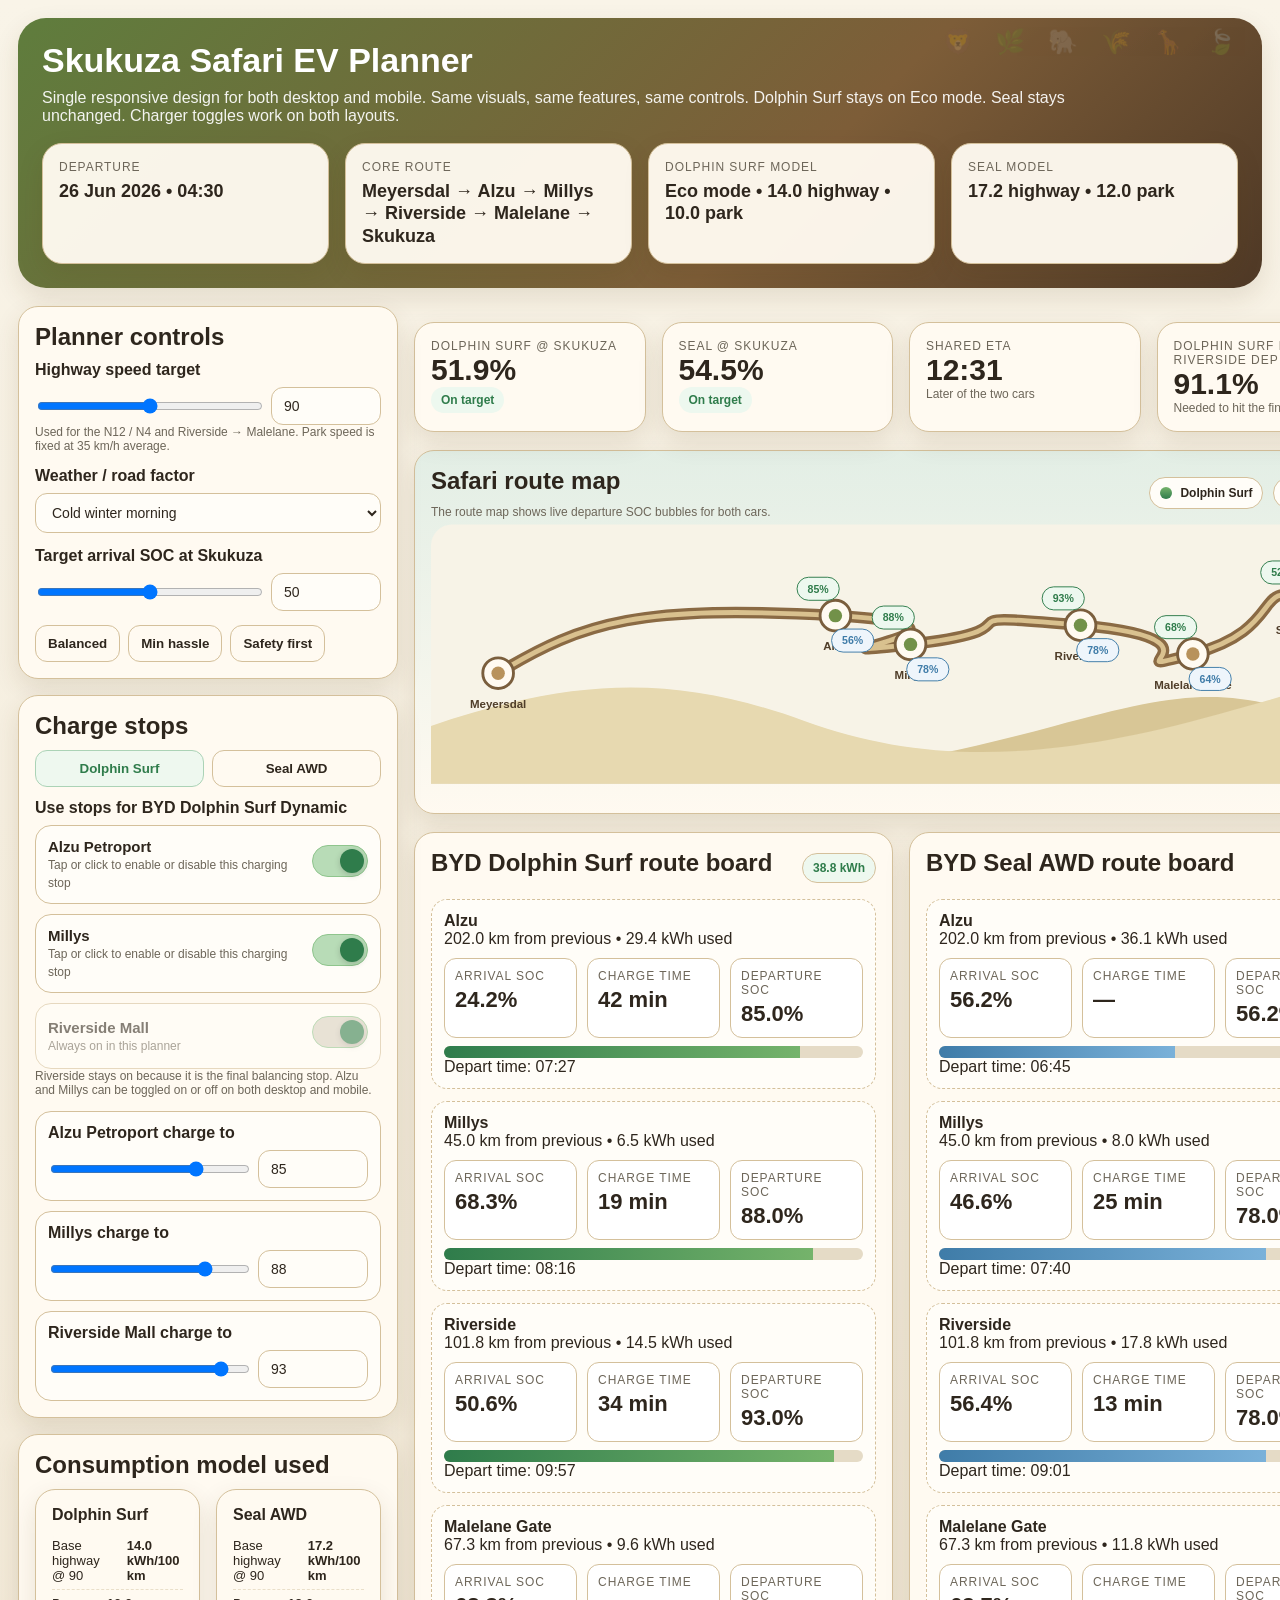
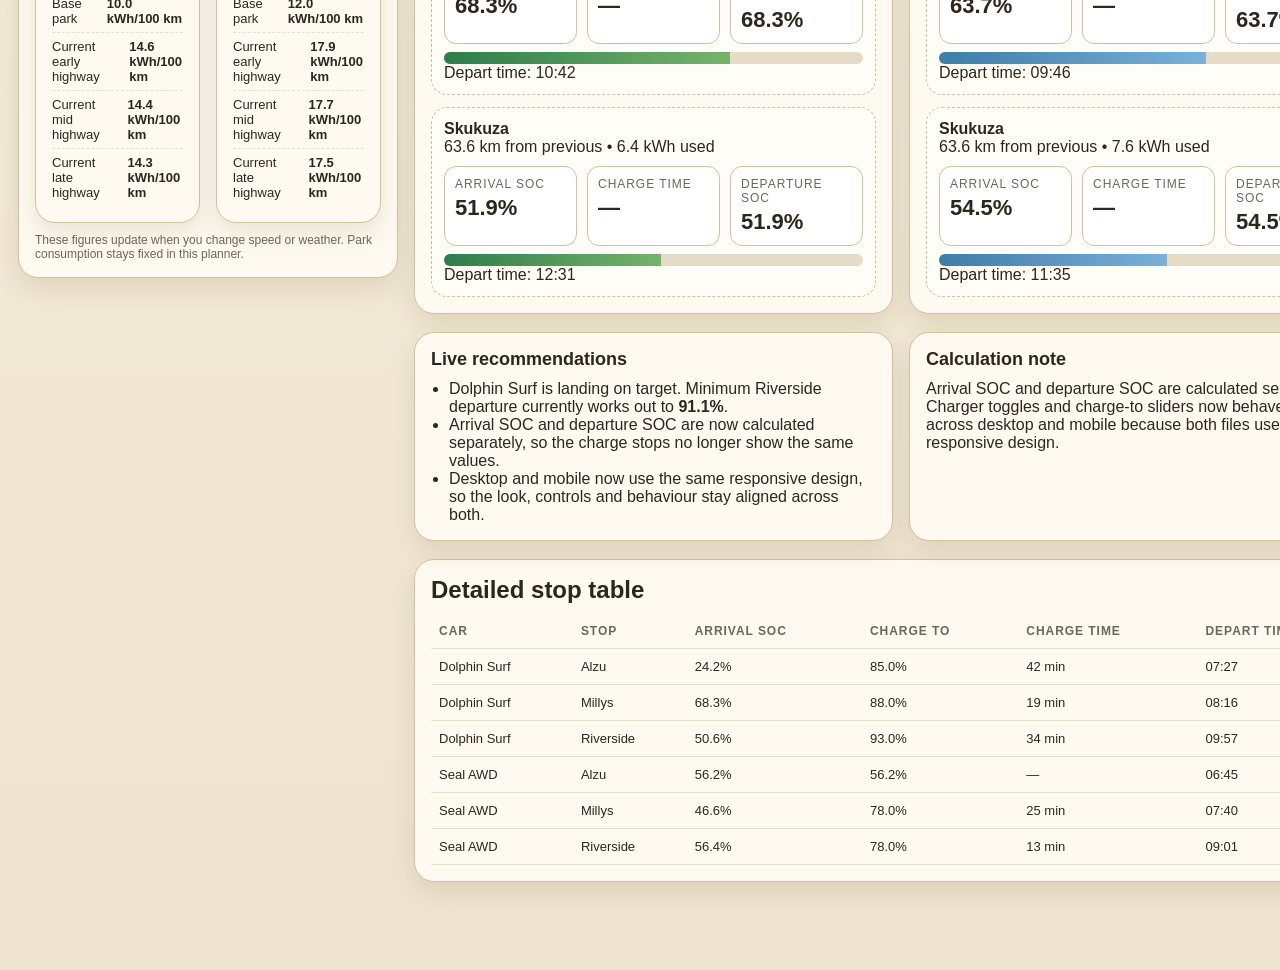
<file: skukuza_ev_convoy_plan_desktop_responsive.html>
<!DOCTYPE html>
<html lang="en">
<head>
  <meta charset="UTF-8" />
  <meta name="viewport" content="width=device-width, initial-scale=1.0, viewport-fit=cover" />
  <title>Skukuza Safari EV Planner Unified</title>
  <style>
    :root{
      --bg:#f7f1e2;
      --card:#fffaf1;
      --card-2:#fffdf8;
      --line:#d4c09b;
      --text:#2e261d;
      --muted:#6d6659;
      --green:#2f7c4b;
      --green2:#75b36b;
      --blue:#3f7ca8;
      --blue2:#7ab1d9;
      --warn:#ab7e09;
      --bad:#b84a3b;
      --shadow:0 10px 26px rgba(84,57,20,.12);
      --shadow-soft:0 6px 18px rgba(84,57,20,.08);
      --radius:20px;
      --hero:#ffffff;
      --hero-soft:rgba(255,255,255,.92);
    }
    *{box-sizing:border-box;-webkit-tap-highlight-color:transparent}
    html{scroll-behavior:smooth}
    body{margin:0;font-family:Inter,Segoe UI,Roboto,Arial,sans-serif;background:linear-gradient(180deg,#f9f4e8 0%,#efe4cf 100%);color:var(--text)}
    .wrap{max-width:1540px;margin:0 auto;padding:18px 18px 88px}

    .hero{
      background:linear-gradient(135deg,#5f7d3d 0%,#7d5d38 62%,#4f3926 100%);
      color:var(--hero);
      border-radius:28px;
      padding:24px;
      box-shadow:var(--shadow);
      position:relative;
      overflow:hidden;
    }
    .hero:after{content:"🦁 🌿 🐘 🌾 🦒 🍃";position:absolute;right:18px;top:10px;opacity:.18;font-size:24px;letter-spacing:8px}
    h1,h2,h3,h4{margin:0 0 10px}
    h1{font-size:34px;line-height:1.08}
    h2{font-size:24px}
    h3{font-size:18px}
    p{margin:6px 0}
    .sub{max-width:1080px;color:var(--hero-soft)}

    .hero-grid,.summary-grid,.cons-grid,.route-grid,.rec-grid,.main-grid{display:grid;gap:16px}
    .hero-grid{grid-template-columns:repeat(4,minmax(0,1fr));margin-top:18px}
    .main-grid{grid-template-columns:380px 1fr;align-items:start;margin-top:18px}
    .sticky{position:sticky;top:12px}

    .tile,.card,.summary,.cons-card,.route-card,.map-card,.table-card,.note{
      background:var(--card);
      border:1px solid var(--line);
      border-radius:var(--radius);
      box-shadow:var(--shadow);
      padding:16px;
    }
    .tile{background:rgba(255,250,241,.96)}
    .label,.small,.mini-label,.soc .k,.sum .k{font-size:12px;text-transform:uppercase;letter-spacing:.08em;color:var(--muted)}
    .tile .value,.sum .v,.soc .v,.big{font-weight:900}
    .tile .value{font-size:18px;color:var(--text);margin-top:6px;line-height:1.25}
    .big{font-size:30px}

    .control-group{margin-bottom:14px}
    label{display:block;font-weight:800;margin-bottom:8px}
    .hint,.tiny{font-size:12px;color:var(--muted)}
    input[type=number], select{
      width:100%;padding:10px 12px;border-radius:12px;border:1px solid var(--line);background:#fffdf8;color:var(--text);font-size:14px
    }
    input[type=range]{width:100%}
    .inline{display:grid;grid-template-columns:1fr 110px;gap:10px;align-items:center}
    .grid-2{display:grid;grid-template-columns:1fr 1fr;gap:10px}
    .btns{display:flex;gap:8px;flex-wrap:wrap}
    button{
      padding:10px 12px;border-radius:12px;border:1px solid var(--line);background:#fffaf1;font-weight:900;cursor:pointer;color:var(--text)
    }

    .tabs{display:flex;gap:8px;margin-bottom:12px}
    .tab{flex:1}
    .tab.active.ds{background:#eef8ef;color:var(--green);border-color:#abd3b6}
    .tab.active.seal{background:#eef5fb;color:var(--blue);border-color:#b7d1e6}

    .toggle-grid{display:grid;grid-template-columns:1fr;gap:10px;margin-top:8px}
    .toggle-card{display:flex;align-items:center;justify-content:space-between;gap:12px;padding:12px;border:1px solid var(--line);border-radius:16px;background:var(--card-2);min-height:56px}
    .toggle-card.disabled{opacity:.58}
    .toggle-text strong{display:block;font-size:15px}
    .toggle-text span{font-size:12px;color:var(--muted)}
    .switch{position:relative;width:56px;height:32px;display:inline-block;flex:0 0 56px}
    .switch input{opacity:0;width:0;height:0;position:absolute}
    .slider{position:absolute;inset:0;background:#d7ccb5;border-radius:999px;transition:.2s;border:1px solid #c4b59a;cursor:pointer}
    .slider:before{content:"";position:absolute;height:24px;width:24px;left:3px;top:3px;background:#fff;border-radius:50%;transition:.2s;box-shadow:0 2px 6px rgba(0,0,0,.18)}
    .switch input:checked + .slider{background:#b8dcb7;border-color:#8fc58d}
    .switch input:checked + .slider:before{transform:translateX(24px);background:var(--green)}
    .switch input:disabled + .slider{cursor:not-allowed;background:#d8d1c2}

    .stopbox{border:1px solid var(--line);border-radius:16px;padding:12px;background:var(--card-2);margin-top:10px}
    .stopbox.off{opacity:.56}

    .summary-grid{grid-template-columns:repeat(4,minmax(0,1fr));margin-top:16px}
    .pill{display:inline-flex;padding:6px 10px;border-radius:999px;font-size:12px;font-weight:900}
    .ok{background:#edf8ef;color:var(--green)} .near{background:#fff3d6;color:var(--warn)} .bad{background:#ffe7e1;color:var(--bad)}

    .cons-grid{grid-template-columns:1fr 1fr;margin-top:18px}
    .cons-title{font-weight:900;margin-bottom:8px}
    .cons-row{display:flex;justify-content:space-between;gap:12px;padding:6px 0;border-bottom:1px dashed #eadfc9;font-size:13px}
    .cons-row:last-child{border-bottom:none}

    .map-card{margin-top:18px;background:linear-gradient(180deg,rgba(218,237,230,.7),rgba(255,250,241,.98))}
    .map-wrap{overflow-x:auto;padding-bottom:4px}
    .map-svg{min-width:940px}
    .legend{display:flex;gap:10px;flex-wrap:wrap}
    .legend-item{display:inline-flex;align-items:center;gap:8px;padding:8px 10px;border-radius:999px;border:1px solid var(--line);background:#fffdf8;font-size:12px;font-weight:700}
    .dot{width:12px;height:12px;border-radius:50%}
    .dot.ds{background:linear-gradient(180deg,var(--green2),var(--green))}
    .dot.seal{background:linear-gradient(180deg,var(--blue2),var(--blue))}

    .route-grid{grid-template-columns:1fr 1fr;margin-top:18px}
    .route-head{display:flex;justify-content:space-between;align-items:center}
    .badge{padding:7px 10px;border-radius:999px;border:1px solid var(--line);font-size:12px;font-weight:900}
    .badge.ds{background:#eef8ef;color:var(--green)}
    .badge.seal{background:#eef5fb;color:var(--blue)}
    .stops{display:grid;gap:12px;margin-top:12px}
    .stop{padding:12px;border-radius:16px;border:1px dashed var(--line);background:var(--card-2)}
    .stop-title{font-weight:900}
    .soc-grid{display:grid;grid-template-columns:repeat(3,minmax(0,1fr));gap:10px;margin-top:10px}
    .soc{padding:10px;border-radius:12px;border:1px solid var(--line);background:#fff}
    .soc .v{font-size:22px;margin-top:4px}
    .meter{height:12px;border-radius:999px;overflow:hidden;background:#e5dbc6;margin-top:8px}
    .bar{height:100%;width:0;background:linear-gradient(90deg,var(--green),var(--green2))}
    .bar.seal{background:linear-gradient(90deg,var(--blue),var(--blue2))}

    .rec-grid{grid-template-columns:1fr 1fr;margin-top:18px}
    .rec-grid ul{margin:8px 0 0 18px;padding:0}

    .table-card{margin-top:18px;overflow:auto}
    table{width:100%;border-collapse:collapse;font-size:13px}
    th,td{padding:10px 8px;border-bottom:1px solid #eadfc9;text-align:left;vertical-align:top}
    th{font-size:12px;text-transform:uppercase;letter-spacing:.08em;color:var(--muted)}

    .jumpbar{
      position:fixed;left:12px;right:12px;bottom:12px;z-index:50;
      background:rgba(48,40,28,.92);border:1px solid rgba(255,255,255,.08);color:#fff;
      border-radius:18px;padding:10px;display:none;grid-template-columns:1fr 1fr 1fr;gap:8px;backdrop-filter:blur(6px)
    }
    .jumpbar a{display:block;text-align:center;text-decoration:none;color:#fff;background:rgba(255,255,255,.08);padding:10px;border-radius:12px;font-size:12px;font-weight:900}

    @media (max-width:1180px){
      .main-grid{grid-template-columns:1fr}
      .sticky{position:relative;top:0}
      .hero-grid,.summary-grid,.route-grid,.rec-grid,.cons-grid{grid-template-columns:1fr 1fr}
    }
    @media (max-width:840px){
      .wrap{padding:12px 12px 92px}
      h1{font-size:28px}
      .hero-grid,.summary-grid,.route-grid,.rec-grid,.cons-grid{grid-template-columns:1fr}
      .inline,.grid-2{grid-template-columns:1fr}
      .jumpbar{display:grid}
    }
  </style>
</head>
<body>
<div class="wrap">
  <section class="hero" id="top">
    <h1>Skukuza Safari EV Planner</h1>
    <p class="sub">Single responsive design for both desktop and mobile. Same visuals, same features, same controls. Dolphin Surf stays on Eco mode. Seal stays unchanged. Charger toggles work on both layouts.</p>
    <div class="hero-grid">
      <div class="tile"><div class="label">Departure</div><div class="value">26 Jun 2026 • 04:30</div></div>
      <div class="tile"><div class="label">Core route</div><div class="value">Meyersdal → Alzu → Millys → Riverside → Malelane → Skukuza</div></div>
      <div class="tile"><div class="label">Dolphin Surf model</div><div class="value">Eco mode • 14.0 highway • 10.0 park</div></div>
      <div class="tile"><div class="label">Seal model</div><div class="value">17.2 highway • 12.0 park</div></div>
    </div>
  </section>

  <section class="main-grid">
    <aside class="sticky">
      <div class="card" id="controlsCard">
        <h2>Planner controls</h2>
        <div class="control-group"><label>Highway speed target</label><div class="inline"><input id="speedR" type="range" min="80" max="100" step="1" value="90"><input id="speedN" type="number" min="80" max="100" step="1" value="90"></div><div class="hint">Used for the N12 / N4 and Riverside → Malelane. Park speed is fixed at 35 km/h average.</div></div>
        <div class="control-group"><label>Weather / road factor</label><select id="weather"><option value="0.00">Perfect calm day</option><option value="0.04" selected>Cold winter morning</option><option value="0.08">Cold + mild headwind</option><option value="0.12">Tough day / stronger headwind</option></select></div>
        <div class="control-group"><label>Target arrival SOC at Skukuza</label><div class="inline"><input id="targetR" type="range" min="30" max="70" step="1" value="50"><input id="targetN" type="number" min="30" max="70" step="1" value="50"></div></div>
        <div class="btns"><button id="balanced">Balanced</button><button id="minstops">Min hassle</button><button id="safety">Safety first</button></div>
      </div>

      <div class="card" id="chargeCard" style="margin-top:16px">
        <h2>Charge stops</h2>
        <div class="tabs"><button class="tab active ds" data-tab="ds">Dolphin Surf</button><button class="tab" data-tab="seal">Seal AWD</button></div>
        <div id="controls"></div>
      </div>

      <div class="card" id="consCard" style="margin-top:16px">
        <h2>Consumption model used</h2>
        <div class="cons-grid" style="margin-top:0">
          <div class="cons-card">
            <div class="cons-title">Dolphin Surf</div>
            <div class="cons-row"><span>Base highway @ 90</span><strong id="dsBaseH">14.0 kWh/100 km</strong></div>
            <div class="cons-row"><span>Base park</span><strong id="dsBaseP">10.0 kWh/100 km</strong></div>
            <div class="cons-row"><span>Current early highway</span><strong id="dsCurrentEarly">--</strong></div>
            <div class="cons-row"><span>Current mid highway</span><strong id="dsCurrentMid">--</strong></div>
            <div class="cons-row"><span>Current late highway</span><strong id="dsCurrentLate">--</strong></div>
          </div>
          <div class="cons-card">
            <div class="cons-title">Seal AWD</div>
            <div class="cons-row"><span>Base highway @ 90</span><strong id="sealBaseH">17.2 kWh/100 km</strong></div>
            <div class="cons-row"><span>Base park</span><strong id="sealBaseP">12.0 kWh/100 km</strong></div>
            <div class="cons-row"><span>Current early highway</span><strong id="sealCurrentEarly">--</strong></div>
            <div class="cons-row"><span>Current mid highway</span><strong id="sealCurrentMid">--</strong></div>
            <div class="cons-row"><span>Current late highway</span><strong id="sealCurrentLate">--</strong></div>
          </div>
        </div>
        <div class="hint" style="margin-top:10px">These figures update when you change speed or weather. Park consumption stays fixed in this planner.</div>
      </div>
    </aside>

    <main>
      <div class="summary-grid">
        <div class="summary"><div class="small">Dolphin Surf @ Skukuza</div><div class="big" id="dsFinal">--</div><div id="dsStatus"></div></div>
        <div class="summary"><div class="small">Seal @ Skukuza</div><div class="big" id="sealFinal">--</div><div id="sealStatus"></div></div>
        <div class="summary"><div class="small">Shared ETA</div><div class="big" id="eta">--</div><div class="hint">Later of the two cars</div></div>
        <div class="summary"><div class="small">Dolphin Surf min Riverside dep</div><div class="big" id="dsNeed">--</div><div class="hint">Needed to hit the final target</div></div>
      </div>

      <div class="map-card" id="mapCard">
        <div style="display:flex;justify-content:space-between;gap:12px;align-items:center;flex-wrap:wrap">
          <div><h2>Safari route map</h2><div class="hint">The route map shows live departure SOC bubbles for both cars.</div></div>
          <div class="legend"><span class="legend-item"><span class="dot ds"></span>Dolphin Surf</span><span class="legend-item"><span class="dot seal"></span>Seal AWD</span></div>
        </div>
        <div class="map-wrap"><svg id="map" class="map-svg" viewBox="0 0 980 270" width="100%" height="270"></svg></div>
      </div>

      <div class="route-grid" id="boardsCard">
        <div class="route-card"><div class="route-head"><h2>BYD Dolphin Surf route board</h2><span class="badge ds">38.8 kWh</span></div><div class="stops" id="dsRoute"></div></div>
        <div class="route-card"><div class="route-head"><h2>BYD Seal AWD route board</h2><span class="badge seal">82.56 kWh</span></div><div class="stops" id="sealRoute"></div></div>
      </div>

      <div class="rec-grid">
        <div class="card"><h3>Live recommendations</h3><ul id="recs"></ul></div>
        <div class="card"><h3>Calculation note</h3><p>Arrival SOC and departure SOC are calculated separately. Charger toggles and charge-to sliders now behave the same across desktop and mobile because both files use the same responsive design.</p></div>
      </div>

      <div class="table-card">
        <h2>Detailed stop table</h2>
        <table><thead><tr><th>Car</th><th>Stop</th><th>Arrival SOC</th><th>Charge to</th><th>Charge time</th><th>Depart time</th></tr></thead><tbody id="rows"></tbody></table>
      </div>
    </main>
  </section>
</div>

<div class="jumpbar">
  <a href="#controlsCard">Controls</a>
  <a href="#mapCard">Map</a>
  <a href="#boardsCard">Boards</a>
</div>

<script>
const route=[{id:'alzu',name:'Alzu',dist:202.0,road:'early',charger:80},{id:'millys',name:'Millys',dist:45.0,road:'mid',charger:80},{id:'riverside',name:'Riverside',dist:101.8,road:'late',charger:150},{id:'malelane',name:'Malelane Gate',dist:67.3,road:'late',charger:null},{id:'skukuza',name:'Skukuza',dist:63.6,road:'park',charger:null}];
const cumulative={start:0}; let run=0; for(const r of route){run+=r.dist; cumulative[r.id]=run;} const total=cumulative.skukuza; const point=km=>70+(km/total)*835;
const points={start:{x:point(0),y:155},alzu:{x:point(cumulative.alzu),y:95},millys:{x:point(cumulative.millys),y:125},riverside:{x:point(cumulative.riverside),y:105},malelane:{x:point(cumulative.malelane),y:135},skukuza:{x:point(cumulative.skukuza),y:78}};
const cars={ds:{label:'Dolphin Surf', full:'BYD Dolphin Surf Dynamic', battery:38.8, consH:14.0, consP:10.0, dc:{alzu:40,millys:40,riverside:40}, charge:{alzu:85,millys:88,riverside:93}, use:{alzu:true,millys:true,riverside:true}, taper80:0.72, taper90:0.48},seal:{label:'Seal AWD', full:'BYD Seal AWD Performance', battery:82.56, consH:17.2, consP:12.0, dc:{millys:80,riverside:150,alzu:80}, charge:{alzu:78,millys:78,riverside:78}, use:{alzu:false,millys:true,riverside:true}, taper80:0.72, taper90:0.50}};
let active='ds'; const el=id=>document.getElementById(id);
function sync(a,b){el(a).addEventListener('input',e=>{el(b).value=e.target.value; render()});el(b).addEventListener('input',e=>{el(a).value=e.target.value; render()})}
sync('speedR','speedN'); sync('targetR','targetN'); el('weather').addEventListener('change',render);
function clamp(v,min,max){return Math.max(min,Math.min(max,v))}
function one(n){return `${n.toFixed(1)}%`}
function minsToTime(m){m=Math.round(m);const d=Math.floor(m/(24*60));const r=m%(24*60);const h=String(Math.floor(r/60)).padStart(2,'0');const mm=String(Math.floor(r%60)).padStart(2,'0');return `${d>0?`+${d}d `:''}${h}:${mm}`}
function highway(cons,speed,weather,leg){const d=speed-90;let c=cons*(1+d*0.017+Math.max(0,d-5)*0.006); if(speed<90)c=cons*(1+d*0.013); const mult=leg==='early'?1+weather:leg==='mid'?1+weather*0.75:1+weather*0.45; return c*mult;}
function chargeMinutes(car, stopId, startSoc, endSoc){ if(endSoc<=startSoc) return 0; const base=Math.min(car.dc[stopId]||0, route.find(r=>r.id===stopId)?.charger||0); let weighted=0,total=0; [[startSoc, Math.min(endSoc,80),1],[Math.max(startSoc,80),Math.min(endSoc,90),car.taper80],[Math.max(startSoc,90),endSoc,car.taper90]].forEach(([a,b,m])=>{if(b>a){const d=b-a; weighted+=d*base*m; total+=d;}}); const p=total?weighted/total:base; if(!p) return 0; return (((endSoc-startSoc)/100)*car.battery)/p*60 + 6; }
function simulate(key){const car=cars[key], speed=+el('speedN').value, weather=+el('weather').value, target=+el('targetN').value; let soc=100, minutes=270; const rows=[]; const finalEnergy=(67.3*highway(car.consH,speed,weather,'late')/100)+(63.6*car.consP/100); const needRiv=clamp(target + (finalEnergy/car.battery*100),0,100); for(const leg of route){ const used=(leg.road==='park'? leg.dist*car.consP/100 : leg.dist*highway(car.consH,speed,weather,leg.road)/100); soc -= used/car.battery*100; minutes += (leg.road==='park'? leg.dist/35 : leg.dist/speed)*60; const arrivalSoc=soc; let departSoc=arrivalSoc; let cmins=0; if(leg.charger && car.use[leg.id]){ let targetCharge=+car.charge[leg.id]; if(leg.id==='riverside' && key==='ds') targetCharge=Math.max(targetCharge, needRiv); targetCharge=clamp(targetCharge, Math.ceil(Math.max(arrivalSoc,0)),100); cmins=chargeMinutes(car, leg.id, Math.max(arrivalSoc,0), targetCharge); minutes += cmins; departSoc=targetCharge; soc=departSoc; } rows.push({id:leg.id,name:leg.name,arrival:arrivalSoc,depart:departSoc,charge:cmins,time:minsToTime(minutes),dist:leg.dist,used}); } return {rows, final:rows.find(r=>r.id==='skukuza').arrival, need:needRiv, eta:rows[rows.length-1].time}; }
function pill(val,target){return val>=target?'<span class="pill ok">On target</span>':val>=target-4?'<span class="pill near">Close</span>':'<span class="pill bad">Needs help</span>'}
function updateConsumption(){ const speed=+el('speedN').value, weather=+el('weather').value; const fmt=v=>`${v.toFixed(1)} kWh/100 km`; el('dsCurrentEarly').textContent=fmt(highway(cars.ds.consH,speed,weather,'early')); el('dsCurrentMid').textContent=fmt(highway(cars.ds.consH,speed,weather,'mid')); el('dsCurrentLate').textContent=fmt(highway(cars.ds.consH,speed,weather,'late')); el('sealCurrentEarly').textContent=fmt(highway(cars.seal.consH,speed,weather,'early')); el('sealCurrentMid').textContent=fmt(highway(cars.seal.consH,speed,weather,'mid')); el('sealCurrentLate').textContent=fmt(highway(cars.seal.consH,speed,weather,'late')); }
function toggleCard(label, stopId, checked, disabled){ return `<div class="toggle-card ${disabled?'disabled':''}"><div class="toggle-text"><strong>${label}</strong><span>${disabled?'Always on in this planner':'Tap or click to enable or disable this charging stop'}</span></div><label class="switch"><input type="checkbox" data-use="${stopId}" ${checked?'checked':''} ${disabled?'disabled':''}><span class="slider"></span></label></div>`; }
function controlMarkup(){ const car=cars[active]; return `<div class="control-group"><label>Use stops for ${car.full}</label><div class="toggle-grid">${toggleCard('Alzu Petroport','alzu',car.use.alzu,false)}${toggleCard('Millys','millys',car.use.millys,false)}${toggleCard('Riverside Mall','riverside',car.use.riverside,true)}</div><div class="hint">Riverside stays on because it is the final balancing stop. Alzu and Millys can be toggled on or off on both desktop and mobile.</div></div>${['alzu','millys','riverside'].map(s=>{const on=car.use[s]||s==='riverside'; const label=s==='alzu'?'Alzu Petroport':s==='millys'?'Millys':'Riverside Mall'; return `<div class="stopbox ${on?'':'off'}"><label>${label} charge to</label><div class="inline"><input type="range" min="40" max="100" step="1" value="${car.charge[s]}" data-r="${s}" ${on?'':'disabled'}><input type="number" min="40" max="100" step="1" value="${car.charge[s]}" data-n="${s}" ${on?'':'disabled'}></div></div>`;}).join('')}`; }
function bindControls(){ el('controls').innerHTML=controlMarkup(); document.querySelectorAll('[data-use]').forEach(x=>x.addEventListener('change',e=>{cars[active].use[e.target.dataset.use]=e.target.checked; bindControls(); render();})); document.querySelectorAll('[data-r]').forEach(x=>x.addEventListener('input',e=>{const s=e.target.dataset.r; cars[active].charge[s]=+e.target.value; el('controls').querySelector(`[data-n="${s}"]`).value=e.target.value; render();})); document.querySelectorAll('[data-n]').forEach(x=>x.addEventListener('input',e=>{const s=e.target.dataset.n; cars[active].charge[s]=+e.target.value; el('controls').querySelector(`[data-r="${s}"]`).value=e.target.value; render();})); document.querySelectorAll('.tab').forEach(btn=>btn.onclick=()=>{active=btn.dataset.tab; document.querySelectorAll('.tab').forEach(t=>t.classList.remove('active','ds','seal')); btn.classList.add('active',active); bindControls();}); }
function stopCard(r,key){ return `<div class="stop"><div class="stop-title">${r.name}</div><div class="mini">${r.dist.toFixed(1)} km from previous • ${r.used.toFixed(1)} kWh used</div><div class="soc-grid"><div class="soc"><div class="k">Arrival SOC</div><div class="v">${one(r.arrival)}</div></div><div class="soc"><div class="k">Charge time</div><div class="v">${r.charge?Math.round(r.charge)+' min':'—'}</div></div><div class="soc"><div class="k">Departure SOC</div><div class="v">${one(r.depart)}</div></div></div><div class="meter"><div class="bar ${key==='seal'?'seal':''}" style="width:${Math.max(0,Math.min(100,r.depart))}%"></div></div><div class="mini">Depart time: ${r.time}</div></div>`; }
function renderMap(ds,seal){ const svg=el('map'); svg.innerHTML=''; svg.innerHTML+=`<rect x="0" y="0" width="980" height="270" rx="22" fill="#f7f3e7"></rect><path d="M0 230 C120 180, 200 180, 300 225 S500 250, 650 210 S840 165, 980 225 L980 270 L0 270 Z" fill="#d8c696"></path><path d="M0 210 C160 155, 265 160, 390 205 S640 248, 820 198 S900 170, 980 205 L980 270 L0 270 Z" fill="#e7d9b0"></path>`; svg.innerHTML+=`<path d="M${points.start.x} ${points.start.y} C160 100,220 84,${points.alzu.x} ${points.alzu.y} S350 142,${points.millys.x} ${points.millys.y} S510 90,${points.riverside.x} ${points.riverside.y} S700 160,${points.malelane.x} ${points.malelane.y} S860 58,${points.skukuza.x} ${points.skukuza.y}" fill="none" stroke="#8a6a44" stroke-width="12" stroke-linecap="round"></path><path d="M${points.start.x} ${points.start.y} C160 100,220 84,${points.alzu.x} ${points.alzu.y} S350 142,${points.millys.x} ${points.millys.y} S510 90,${points.riverside.x} ${points.riverside.y} S700 160,${points.malelane.x} ${points.malelane.y} S860 58,${points.skukuza.x} ${points.skukuza.y}" fill="none" stroke="#d9c18f" stroke-width="5" stroke-linecap="round"></path>`;
  const nodes=['start','alzu','millys','riverside','malelane','skukuza']; const labels={start:'Meyersdal',alzu:'Alzu',millys:'Millys',riverside:'Riverside',malelane:'Malelane Gate',skukuza:'Skukuza'};
  nodes.forEach(n=>{const p=points[n]; svg.innerHTML+=`<circle cx="${p.x}" cy="${p.y}" r="16" fill="#fffaf1" stroke="#7a5e3d" stroke-width="3"></circle><circle cx="${p.x}" cy="${p.y}" r="7" fill="${['alzu','millys','riverside'].includes(n)?'#729149':n==='skukuza'?'#3f7ca8':'#b8925c'}"></circle><text x="${p.x}" y="${p.y+36}" text-anchor="middle" font-size="12" font-weight="800" fill="#4f3d29">${labels[n]}</text>`;});
  const bubble=(x,y,val,color,stroke,top)=>`<g><rect x="${x-22}" y="${y+(top?-40:14)}" width="44" height="24" rx="12" fill="${color}" stroke="${stroke}"></rect><text x="${x}" y="${y+(top?-24:30)}" text-anchor="middle" font-size="11" font-weight="900" fill="${stroke}">${Math.round(val)}%</text></g>`;
  ds.rows.forEach(r=>{const p=points[r.id]; if(p) svg.innerHTML+=bubble(p.x-18,p.y,r.depart,'#edf8ef','#2f7c4b',true);});
  seal.rows.forEach(r=>{const p=points[r.id]; if(p) svg.innerHTML+=bubble(p.x+18,p.y,r.depart,'#eef5fb','#3f7ca8',false);});
}
function render(){ const ds=simulate('ds'), seal=simulate('seal'), target=+el('targetN').value; el('dsFinal').textContent=one(ds.final); el('sealFinal').textContent=one(seal.final); el('eta').textContent=ds.eta>seal.eta?ds.eta:seal.eta; el('dsNeed').textContent=one(ds.need); el('dsStatus').innerHTML=pill(ds.final,target); el('sealStatus').innerHTML=pill(seal.final,target); el('dsRoute').innerHTML=ds.rows.map(r=>stopCard(r,'ds')).join(''); el('sealRoute').innerHTML=seal.rows.map(r=>stopCard(r,'seal')).join(''); el('recs').innerHTML=[ds.final<target?`<li>Dolphin Surf misses target. Raise Riverside to at least <strong>${one(ds.need)}</strong> or trim speed.</li>`:`<li>Dolphin Surf is landing on target. Minimum Riverside departure currently works out to <strong>${one(ds.need)}</strong>.</li>`, `<li>Arrival SOC and departure SOC are now calculated separately, so the charge stops no longer show the same values.</li>`, `<li>Desktop and mobile now use the same responsive design, so the look, controls and behaviour stay aligned across both.</li>`].join(''); const rows=[]; [['ds',ds],['seal',seal]].forEach(([k,obj])=>{const label=k==='ds'?'Dolphin Surf':'Seal AWD'; obj.rows.forEach(r=>{if(['alzu','millys','riverside'].includes(r.id)) rows.push(`<tr><td>${label}</td><td>${r.name}</td><td>${one(r.arrival)}</td><td>${one(r.depart)}</td><td>${r.charge?Math.round(r.charge)+' min':'—'}</td><td>${r.time}</td></tr>`);});}); el('rows').innerHTML=rows.join(''); updateConsumption(); renderMap(ds,seal); }
el('balanced').onclick=()=>{cars.ds.use={alzu:true,millys:true,riverside:true};cars.ds.charge={alzu:85,millys:88,riverside:93};cars.seal.use={alzu:false,millys:true,riverside:true};cars.seal.charge={alzu:78,millys:78,riverside:78}; el('speedR').value=el('speedN').value=90; el('weather').value='0.04'; el('targetR').value=el('targetN').value=50; bindControls(); render();};
el('minstops').onclick=()=>{cars.ds.use={alzu:true,millys:false,riverside:true};cars.ds.charge={alzu:86,millys:88,riverside:94};cars.seal.use={alzu:false,millys:true,riverside:true};cars.seal.charge={alzu:78,millys:76,riverside:76}; el('speedR').value=el('speedN').value=89; el('weather').value='0.04'; el('targetR').value=el('targetN').value=50; bindControls(); render();};
el('safety').onclick=()=>{cars.ds.use={alzu:true,millys:true,riverside:true};cars.ds.charge={alzu:88,millys:90,riverside:95};cars.seal.use={alzu:true,millys:true,riverside:true};cars.seal.charge={alzu:78,millys:80,riverside:80}; el('speedR').value=el('speedN').value=88; el('weather').value='0.08'; el('targetR').value=el('targetN').value=50; bindControls(); render();};
bindControls(); render();
</script>
</body>
</html>
</file>
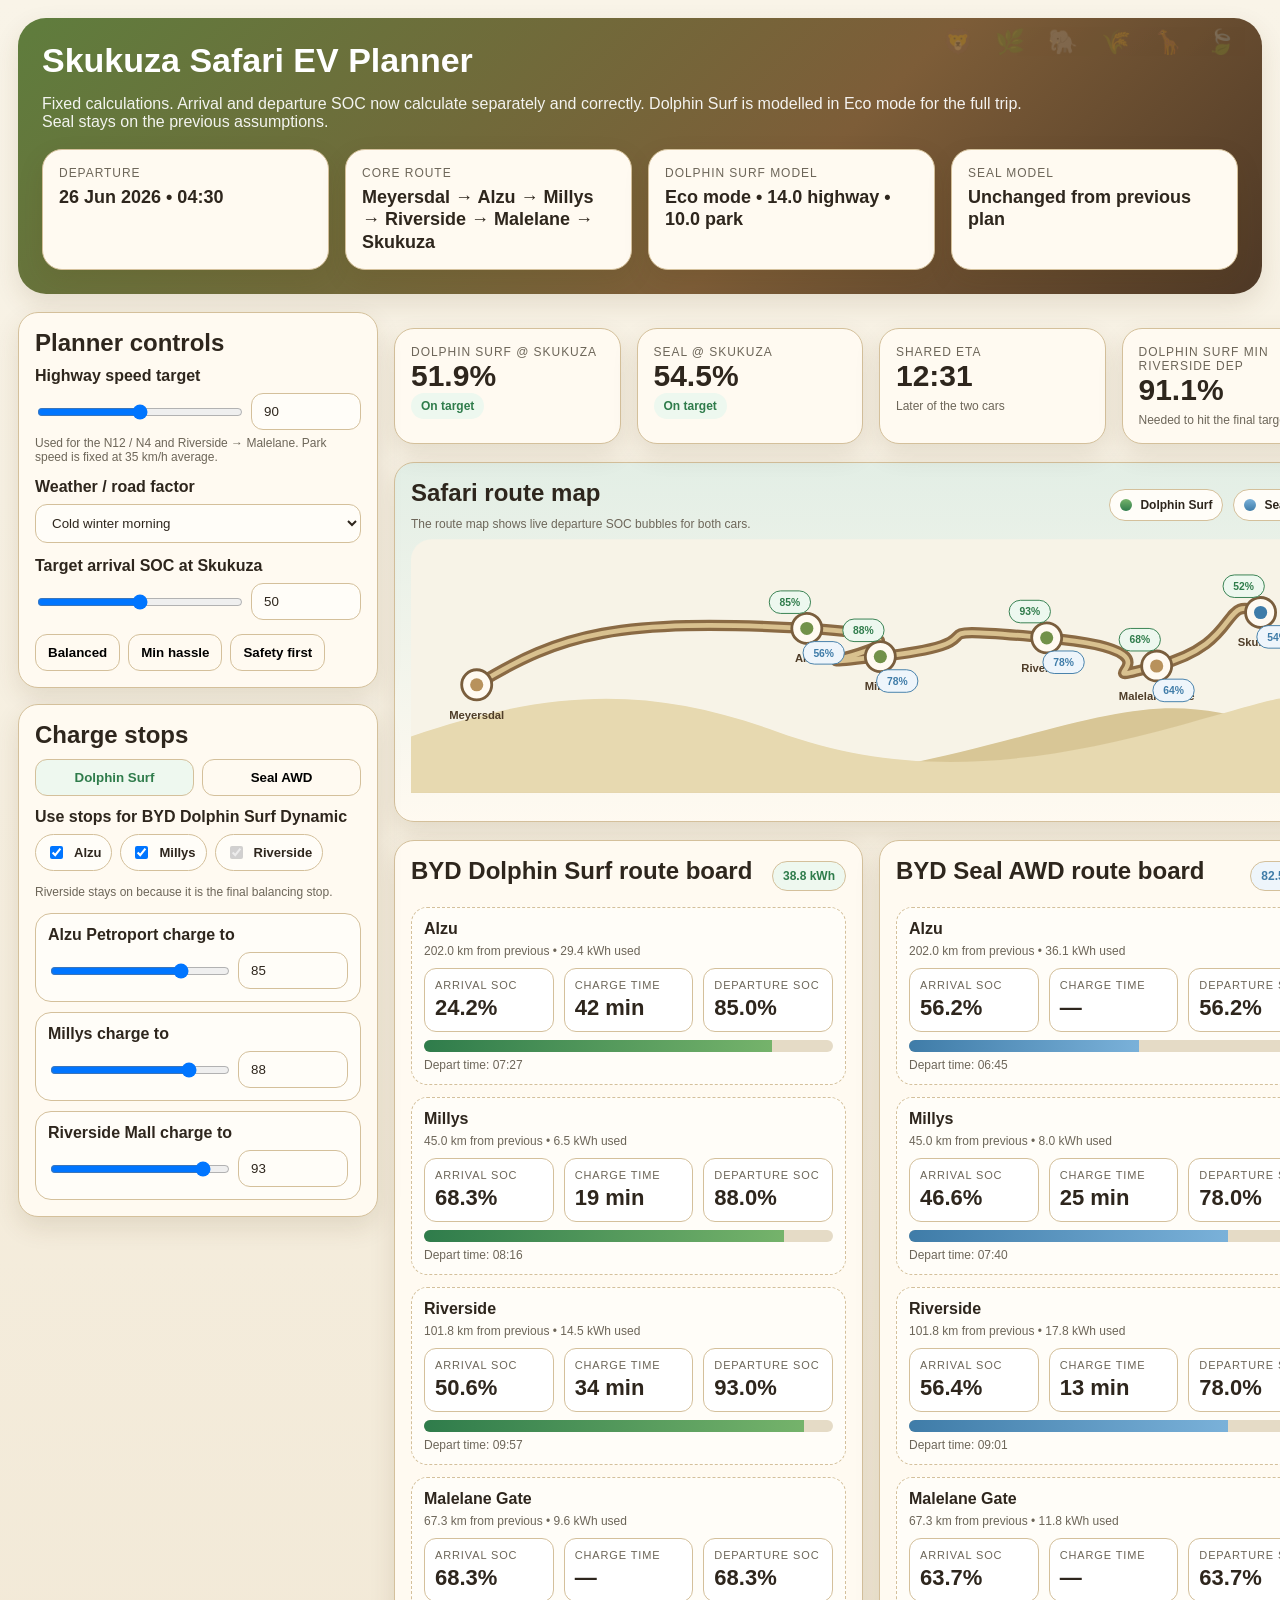
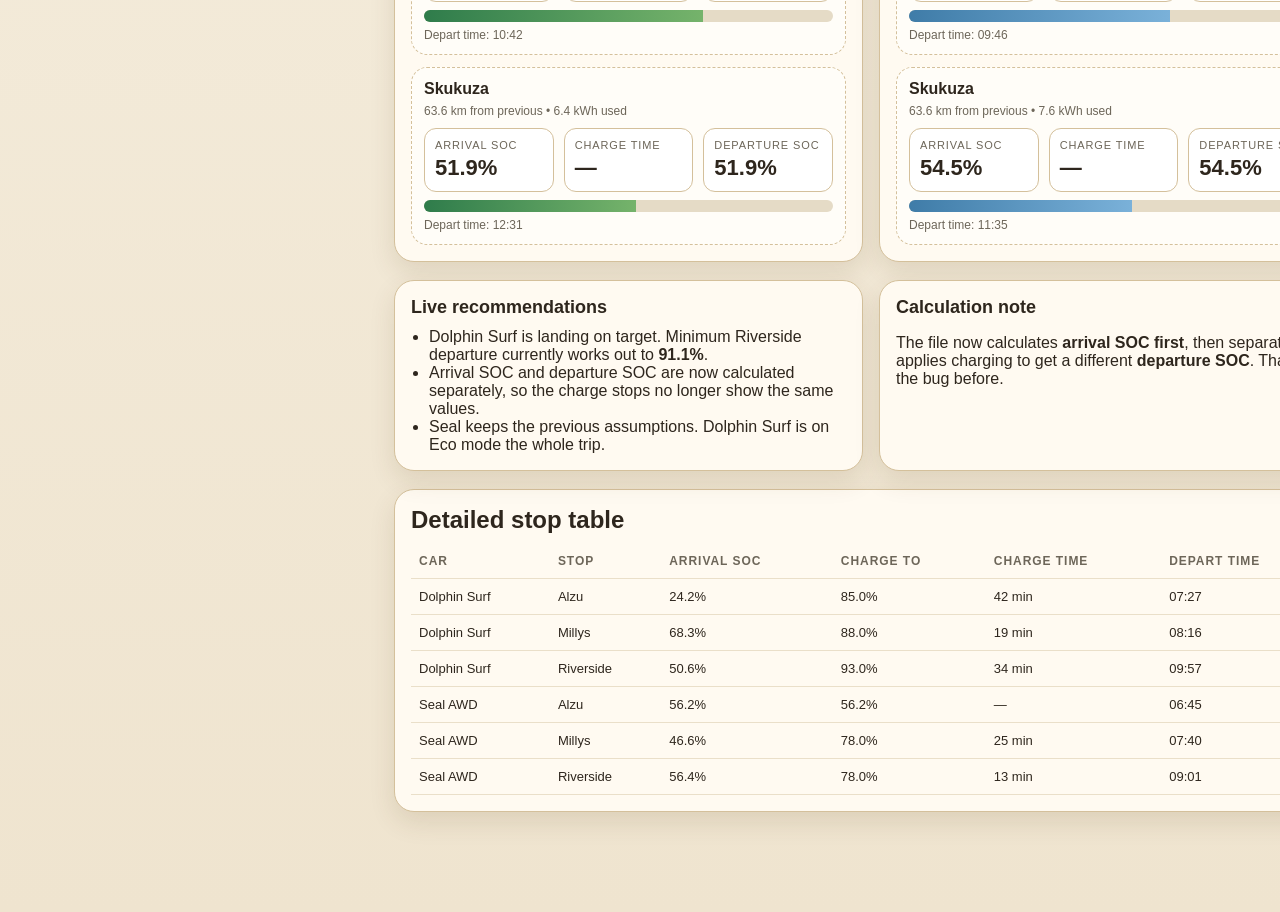
<file: skukuza_ev_convoy_plan_fixed.html>
<!DOCTYPE html>
<html lang="en">
<head>
  <meta charset="UTF-8" />
  <meta name="viewport" content="width=device-width, initial-scale=1.0, viewport-fit=cover" />
  <title>Skukuza Safari EV Planner - Fixed</title>
  <style>
    :root{
      --bg:#f7f1e2;--card:#fffaf1;--line:#d4c09b;--text:#2e261d;--muted:#6d6659;
      --green:#2f7c4b;--green2:#75b36b;--blue:#3f7ca8;--blue2:#7ab1d9;
      --warn:#ab7e09;--bad:#b84a3b;--shadow:0 10px 26px rgba(84,57,20,.12);--radius:20px;
      --hero:#ffffff;--hero-soft:rgba(255,255,255,.92);
    }
    *{box-sizing:border-box}
    body{margin:0;font-family:Inter,Segoe UI,Roboto,Arial,sans-serif;background:linear-gradient(180deg,#f9f4e8 0%,#efe4cf 100%);color:var(--text)}
    .wrap{max-width:1480px;margin:0 auto;padding:18px 18px 100px}
    .hero{background:linear-gradient(135deg,#5f7d3d 0%,#7d5d38 62%,#4f3926 100%);color:var(--hero);border-radius:28px;padding:24px;box-shadow:var(--shadow);position:relative;overflow:hidden}
    .hero:after{content:"🦁 🌿 🐘 🌾 🦒 🍃";position:absolute;right:18px;top:10px;opacity:.18;font-size:24px;letter-spacing:8px}
    h1,h2,h3{margin:0 0 10px} h1{font-size:34px;line-height:1.08} h2{font-size:24px} h3{font-size:18px}
    .sub{max-width:980px;color:var(--hero-soft)}
    .grid,.summary-grid,.route-grid,.rec-grid,.hero-grid{display:grid;gap:16px}
    .hero-grid{grid-template-columns:repeat(4,minmax(0,1fr));margin-top:18px}
    .tile,.card,.route-card,.summary,.map-card,.table-card,.note{background:var(--card);border:1px solid var(--line);border-radius:var(--radius);box-shadow:var(--shadow)}
    .tile,.card,.route-card,.summary,.map-card,.table-card,.note{padding:16px}
    .tile .label,.small{font-size:12px;text-transform:uppercase;letter-spacing:.08em;color:var(--muted)}
    .tile .value{font-size:18px;font-weight:800;color:var(--text);margin-top:6px;line-height:1.25}
    .main{display:grid;grid-template-columns:360px 1fr;gap:16px;margin-top:18px;align-items:start}
    .sticky{position:sticky;top:12px}
    .control-group{margin-bottom:14px}
    label{display:block;font-weight:800;margin-bottom:8px}
    .hint{font-size:12px;color:var(--muted);margin-top:6px}
    input[type=number], select{width:100%;padding:10px 12px;border-radius:12px;border:1px solid var(--line);background:#fffdf8;color:var(--text)}
    input[type=range]{width:100%}
    .inline{display:grid;grid-template-columns:1fr 110px;gap:10px;align-items:center}
    .btns{display:flex;gap:8px;flex-wrap:wrap}
    button{padding:10px 12px;border-radius:12px;border:1px solid var(--line);background:#fffaf1;font-weight:800;cursor:pointer}
    .tabs{display:flex;gap:8px;margin-bottom:12px}.tab{flex:1}.tab.active.ds{background:#eef8ef;color:var(--green)}.tab.active.seal{background:#eef5fb;color:var(--blue)}
    .toggle-row{display:flex;gap:8px;flex-wrap:wrap}.toggle{display:inline-flex;align-items:center;gap:8px;padding:8px 10px;border-radius:999px;border:1px solid var(--line);background:#fffdf8;font-size:13px}
    .stopbox{border:1px solid var(--line);border-radius:16px;padding:12px;background:#fffdf8;margin-top:10px}.stopbox.off{opacity:.55}
    .summary-grid{grid-template-columns:repeat(4,minmax(0,1fr));margin-top:16px}.big{font-size:30px;font-weight:900}
    .pill{display:inline-flex;padding:6px 10px;border-radius:999px;font-size:12px;font-weight:900}
    .ok{background:#edf8ef;color:var(--green)} .warn{background:#fff3d6;color:var(--warn)} .bad{background:#ffe7e1;color:var(--bad)}
    .map-card{margin-top:18px;background:linear-gradient(180deg,rgba(218,237,230,.7),rgba(255,250,241,.98))}.map-wrap{overflow-x:auto}.map-svg{min-width:920px}
    .legend{display:flex;gap:10px;flex-wrap:wrap}.legend-item{display:inline-flex;align-items:center;gap:8px;padding:8px 10px;border-radius:999px;border:1px solid var(--line);background:#fffdf8;font-size:12px;font-weight:700}.dot{width:12px;height:12px;border-radius:50%}.dot.ds{background:linear-gradient(180deg,var(--green2),var(--green))}.dot.seal{background:linear-gradient(180deg,var(--blue2),var(--blue))}
    .route-grid{grid-template-columns:1fr 1fr;margin-top:18px}.route-head{display:flex;justify-content:space-between;align-items:center}.badge{padding:7px 10px;border-radius:999px;border:1px solid var(--line);font-size:12px;font-weight:900}.badge.ds{background:#eef8ef;color:var(--green)}.badge.seal{background:#eef5fb;color:var(--blue)}
    .stops{display:grid;gap:12px;margin-top:12px}.stop{padding:12px;border-radius:16px;border:1px dashed var(--line);background:#fffdf8}.stop-title{font-weight:900}.mini{font-size:12px;color:var(--muted);margin-top:6px}.soc-grid{display:grid;grid-template-columns:repeat(3,minmax(0,1fr));gap:10px;margin-top:10px}.soc{padding:10px;border-radius:12px;border:1px solid var(--line);background:#fff}.soc .k{font-size:11px;text-transform:uppercase;letter-spacing:.08em;color:var(--muted)}.soc .v{font-size:22px;font-weight:900;margin-top:4px}.meter{height:12px;border-radius:999px;overflow:hidden;background:#e5dbc6;margin-top:8px}.bar{height:100%;width:0;background:linear-gradient(90deg,var(--green),var(--green2))}.bar.seal{background:linear-gradient(90deg,var(--blue),var(--blue2))}
    .rec-grid{grid-template-columns:1fr 1fr;margin-top:18px}.rec-grid ul{margin:8px 0 0 18px;padding:0}
    .table-card{margin-top:18px;overflow:auto} table{width:100%;border-collapse:collapse;font-size:13px} th,td{padding:10px 8px;border-bottom:1px solid #eadfc9;text-align:left} th{font-size:12px;text-transform:uppercase;letter-spacing:.08em;color:var(--muted)}
    @media (max-width:1100px){.main{grid-template-columns:1fr}.sticky{position:relative}.hero-grid,.summary-grid,.route-grid,.rec-grid{grid-template-columns:1fr 1fr}}
    @media (max-width:820px){.hero-grid,.summary-grid,.route-grid,.rec-grid{grid-template-columns:1fr}.inline{grid-template-columns:1fr}.wrap{padding:12px 12px 90px} h1{font-size:28px}}
  </style>
</head>
<body>
<div class="wrap">
  <section class="hero">
    <h1>Skukuza Safari EV Planner</h1>
    <p class="sub">Fixed calculations. Arrival and departure SOC now calculate separately and correctly. Dolphin Surf is modelled in Eco mode for the full trip. Seal stays on the previous assumptions.</p>
    <div class="hero-grid">
      <div class="tile"><div class="label">Departure</div><div class="value">26 Jun 2026 • 04:30</div></div>
      <div class="tile"><div class="label">Core route</div><div class="value">Meyersdal → Alzu → Millys → Riverside → Malelane → Skukuza</div></div>
      <div class="tile"><div class="label">Dolphin Surf model</div><div class="value">Eco mode • 14.0 highway • 10.0 park</div></div>
      <div class="tile"><div class="label">Seal model</div><div class="value">Unchanged from previous plan</div></div>
    </div>
  </section>

  <section class="main">
    <aside class="sticky">
      <div class="card">
        <h2>Planner controls</h2>
        <div class="control-group">
          <label>Highway speed target</label>
          <div class="inline"><input id="speedR" type="range" min="80" max="100" step="1" value="90"><input id="speedN" type="number" min="80" max="100" step="1" value="90"></div>
          <div class="hint">Used for the N12 / N4 and Riverside → Malelane. Park speed is fixed at 35 km/h average.</div>
        </div>
        <div class="control-group">
          <label>Weather / road factor</label>
          <select id="weather">
            <option value="0.00">Perfect calm day</option>
            <option value="0.04" selected>Cold winter morning</option>
            <option value="0.08">Cold + mild headwind</option>
            <option value="0.12">Tough day / stronger headwind</option>
          </select>
        </div>
        <div class="control-group">
          <label>Target arrival SOC at Skukuza</label>
          <div class="inline"><input id="targetR" type="range" min="30" max="70" step="1" value="50"><input id="targetN" type="number" min="30" max="70" step="1" value="50"></div>
        </div>
        <div class="btns"><button id="balanced">Balanced</button><button id="minstops">Min hassle</button><button id="safety">Safety first</button></div>
      </div>

      <div class="card" style="margin-top:16px">
        <h2>Charge stops</h2>
        <div class="tabs"><button class="tab active ds" data-tab="ds">Dolphin Surf</button><button class="tab" data-tab="seal">Seal AWD</button></div>
        <div id="controls"></div>
      </div>
    </aside>

    <main>
      <div class="summary-grid">
        <div class="summary"><div class="small">Dolphin Surf @ Skukuza</div><div class="big" id="dsFinal">--</div><div id="dsStatus"></div></div>
        <div class="summary"><div class="small">Seal @ Skukuza</div><div class="big" id="sealFinal">--</div><div id="sealStatus"></div></div>
        <div class="summary"><div class="small">Shared ETA</div><div class="big" id="eta">--</div><div class="hint">Later of the two cars</div></div>
        <div class="summary"><div class="small">Dolphin Surf min Riverside dep</div><div class="big" id="dsNeed">--</div><div class="hint">Needed to hit the final target</div></div>
      </div>

      <div class="map-card">
        <div style="display:flex;justify-content:space-between;gap:12px;align-items:center;flex-wrap:wrap">
          <div><h2>Safari route map</h2><div class="hint">The route map shows live departure SOC bubbles for both cars.</div></div>
          <div class="legend"><span class="legend-item"><span class="dot ds"></span>Dolphin Surf</span><span class="legend-item"><span class="dot seal"></span>Seal AWD</span></div>
        </div>
        <div class="map-wrap"><svg id="map" class="map-svg" viewBox="0 0 980 270" width="100%" height="270"></svg></div>
      </div>

      <div class="route-grid">
        <div class="route-card"><div class="route-head"><h2>BYD Dolphin Surf route board</h2><span class="badge ds">38.8 kWh</span></div><div class="stops" id="dsRoute"></div></div>
        <div class="route-card"><div class="route-head"><h2>BYD Seal AWD route board</h2><span class="badge seal">82.56 kWh</span></div><div class="stops" id="sealRoute"></div></div>
      </div>

      <div class="rec-grid">
        <div class="card"><h3>Live recommendations</h3><ul id="recs"></ul></div>
        <div class="card"><h3>Calculation note</h3><p>The file now calculates <strong>arrival SOC first</strong>, then separately applies charging to get a different <strong>departure SOC</strong>. That was the bug before.</p></div>
      </div>

      <div class="table-card">
        <h2>Detailed stop table</h2>
        <table>
          <thead><tr><th>Car</th><th>Stop</th><th>Arrival SOC</th><th>Charge to</th><th>Charge time</th><th>Depart time</th></tr></thead>
          <tbody id="rows"></tbody>
        </table>
      </div>
    </main>
  </section>
</div>
<script>
const route = [
  {id:'alzu', name:'Alzu', dist:202.0, road:'early', charger:80},
  {id:'millys', name:'Millys', dist:45.0, road:'mid', charger:80},
  {id:'riverside', name:'Riverside', dist:101.8, road:'late', charger:150},
  {id:'malelane', name:'Malelane Gate', dist:67.3, road:'late', charger:null},
  {id:'skukuza', name:'Skukuza', dist:63.6, road:'park', charger:null}
];
const cumulative={start:0}; let run=0; for(const r of route){run+=r.dist; cumulative[r.id]=run;} const total=cumulative.skukuza; const point=km=>70+(km/total)*835;
const points={start:{x:point(0),y:155},alzu:{x:point(cumulative.alzu),y:95},millys:{x:point(cumulative.millys),y:125},riverside:{x:point(cumulative.riverside),y:105},malelane:{x:point(cumulative.malelane),y:135},skukuza:{x:point(cumulative.skukuza),y:78}};
const cars={
  ds:{label:'Dolphin Surf', full:'BYD Dolphin Surf Dynamic', battery:38.8, consH:14.0, consP:10.0, dc:{alzu:40,millys:40,riverside:40}, charge:{alzu:85,millys:88,riverside:93}, use:{alzu:true,millys:true,riverside:true}, taper80:0.72, taper90:0.48},
  seal:{label:'Seal AWD', full:'BYD Seal AWD Performance', battery:82.56, consH:17.2, consP:12.0, dc:{millys:80,riverside:150,alzu:80}, charge:{alzu:78,millys:78,riverside:78}, use:{alzu:false,millys:true,riverside:true}, taper80:0.72, taper90:0.50}
};
let active='ds';
const el=id=>document.getElementById(id);
function sync(a,b){el(a).addEventListener('input',e=>{el(b).value=e.target.value; render()});el(b).addEventListener('input',e=>{el(a).value=e.target.value; render()})}
sync('speedR','speedN'); sync('targetR','targetN'); el('weather').addEventListener('change',render);
function clamp(v,min,max){return Math.max(min,Math.min(max,v))}
function one(n){return `${n.toFixed(1)}%`}
function minsToTime(m){m=Math.round(m);const d=Math.floor(m/(24*60));const r=m%(24*60);const h=String(Math.floor(r/60)).padStart(2,'0');const mm=String(Math.floor(r%60)).padStart(2,'0');return `${d>0?`+${d}d `:''}${h}:${mm}`}
function highway(cons,speed,weather,leg){const d=speed-90;let c=cons*(1+d*0.017+Math.max(0,d-5)*0.006); if(speed<90)c=cons*(1+d*0.013); const mult=leg==='early'?1+weather:leg==='mid'?1+weather*0.75:1+weather*0.45; return c*mult;}
function chargeMinutes(car, stopId, startSoc, endSoc){ if(endSoc<=startSoc) return 0; const base=Math.min(car.dc[stopId]||0, route.find(r=>r.id===stopId)?.charger||0); let weighted=0,total=0; [[startSoc, Math.min(endSoc,80),1],[Math.max(startSoc,80),Math.min(endSoc,90),car.taper80],[Math.max(startSoc,90),endSoc,car.taper90]].forEach(([a,b,m])=>{if(b>a){const d=b-a; weighted+=d*base*m; total+=d;}}); const p=total?weighted/total:base; if(!p) return 0; return (((endSoc-startSoc)/100)*car.battery)/p*60 + 6; }
function simulate(key){const car=cars[key], speed=+el('speedN').value, weather=+el('weather').value, target=+el('targetN').value; let soc=100, minutes=270; const rows=[]; const finalEnergy=(67.3*highway(car.consH,speed,weather,'late')/100)+(63.6*car.consP/100); const needRiv=clamp(target + (finalEnergy/car.battery*100),0,100);
  for(const leg of route){ const used=(leg.road==='park'? leg.dist*car.consP/100 : leg.dist*highway(car.consH,speed,weather,leg.road)/100); soc -= used/car.battery*100; minutes += (leg.road==='park'? leg.dist/35 : leg.dist/speed)*60; const arrivalSoc=soc; let departSoc=arrivalSoc; let cmins=0; if(leg.charger && car.use[leg.id]){ let targetCharge=+car.charge[leg.id]; if(leg.id==='riverside' && key==='ds') targetCharge=Math.max(targetCharge, needRiv); targetCharge=clamp(targetCharge, Math.ceil(Math.max(arrivalSoc,0)),100); cmins=chargeMinutes(car, leg.id, Math.max(arrivalSoc,0), targetCharge); minutes += cmins; departSoc=targetCharge; soc=departSoc; } rows.push({id:leg.id,name:leg.name,arrival:arrivalSoc,depart:departSoc,charge:cmins,time:minsToTime(minutes),dist:leg.dist,used}); }
  return {rows, final:rows.find(r=>r.id==='skukuza').arrival, need:needRiv, eta:rows[rows.length-1].time}; }
function pill(val,target){return val>=target?'<span class="pill ok">On target</span>':val>=target-4?'<span class="pill warn">Close</span>':'<span class="pill bad">Needs help</span>'}
function controlMarkup(){ const car=cars[active]; return `<div class="control-group"><label>Use stops for ${car.full}</label><div class="toggle-row">${['alzu','millys','riverside'].map(s=>`<label class="toggle"><input type="checkbox" data-use="${s}" ${car.use[s]?'checked':''} ${s==='riverside'?'disabled':''}> ${s[0].toUpperCase()+s.slice(1)}</label>`).join('')}</div><div class="hint">Riverside stays on because it is the final balancing stop.</div></div>${['alzu','millys','riverside'].map(s=>{const on=car.use[s]||s==='riverside'; const label=s==='alzu'?'Alzu Petroport':s==='millys'?'Millys':'Riverside Mall'; return `<div class="stopbox ${on?'':'off'}"><label>${label} charge to</label><div class="inline"><input type="range" min="40" max="100" step="1" value="${car.charge[s]}" data-r="${s}" ${on?'':'disabled'}><input type="number" min="40" max="100" step="1" value="${car.charge[s]}" data-n="${s}" ${on?'':'disabled'}></div></div>`;}).join('')}`; }
function bindControls(){ el('controls').innerHTML=controlMarkup(); document.querySelectorAll('[data-use]').forEach(x=>x.addEventListener('change',e=>{cars[active].use[e.target.dataset.use]=e.target.checked; bindControls(); render();})); document.querySelectorAll('[data-r]').forEach(x=>x.addEventListener('input',e=>{const s=e.target.dataset.r; cars[active].charge[s]=+e.target.value; el('controls').querySelector(`[data-n="${s}"]`).value=e.target.value; render();})); document.querySelectorAll('[data-n]').forEach(x=>x.addEventListener('input',e=>{const s=e.target.dataset.n; cars[active].charge[s]=+e.target.value; el('controls').querySelector(`[data-r="${s}"]`).value=e.target.value; render();})); document.querySelectorAll('.tab').forEach(btn=>btn.onclick=()=>{active=btn.dataset.tab; document.querySelectorAll('.tab').forEach(t=>t.classList.remove('active','ds','seal')); btn.classList.add('active',active); bindControls();}); }
function stopCard(r,key){ return `<div class="stop"><div class="stop-title">${r.name}</div><div class="mini">${r.dist.toFixed(1)} km from previous • ${r.used.toFixed(1)} kWh used</div><div class="soc-grid"><div class="soc"><div class="k">Arrival SOC</div><div class="v">${one(r.arrival)}</div></div><div class="soc"><div class="k">Charge time</div><div class="v">${r.charge?Math.round(r.charge)+' min':'—'}</div></div><div class="soc"><div class="k">Departure SOC</div><div class="v">${one(r.depart)}</div></div></div><div class="meter"><div class="bar ${key==='seal'?'seal':''}" style="width:${Math.max(0,Math.min(100,r.depart))}%"></div></div><div class="mini">Depart time: ${r.time}</div></div>`; }
function renderMap(ds,seal){ const svg=el('map'); svg.innerHTML=''; svg.innerHTML+=`<rect x="0" y="0" width="980" height="270" rx="22" fill="#f7f3e7"></rect><path d="M0 230 C120 180, 200 180, 300 225 S500 250, 650 210 S840 165, 980 225 L980 270 L0 270 Z" fill="#d8c696"></path><path d="M0 210 C160 155, 265 160, 390 205 S640 248, 820 198 S900 170, 980 205 L980 270 L0 270 Z" fill="#e7d9b0"></path>`; svg.innerHTML+=`<path d="M${points.start.x} ${points.start.y} C160 100,220 84,${points.alzu.x} ${points.alzu.y} S350 142,${points.millys.x} ${points.millys.y} S510 90,${points.riverside.x} ${points.riverside.y} S700 160,${points.malelane.x} ${points.malelane.y} S860 58,${points.skukuza.x} ${points.skukuza.y}" fill="none" stroke="#8a6a44" stroke-width="12" stroke-linecap="round"></path><path d="M${points.start.x} ${points.start.y} C160 100,220 84,${points.alzu.x} ${points.alzu.y} S350 142,${points.millys.x} ${points.millys.y} S510 90,${points.riverside.x} ${points.riverside.y} S700 160,${points.malelane.x} ${points.malelane.y} S860 58,${points.skukuza.x} ${points.skukuza.y}" fill="none" stroke="#d9c18f" stroke-width="5" stroke-linecap="round"></path>`;
  const nodes=['start','alzu','millys','riverside','malelane','skukuza']; const labels={start:'Meyersdal',alzu:'Alzu',millys:'Millys',riverside:'Riverside',malelane:'Malelane Gate',skukuza:'Skukuza'};
  nodes.forEach(n=>{const p=points[n]; svg.innerHTML+=`<circle cx="${p.x}" cy="${p.y}" r="16" fill="#fffaf1" stroke="#7a5e3d" stroke-width="3"></circle><circle cx="${p.x}" cy="${p.y}" r="7" fill="${['alzu','millys','riverside'].includes(n)?'#729149':n==='skukuza'?'#3f7ca8':'#b8925c'}"></circle><text x="${p.x}" y="${p.y+36}" text-anchor="middle" font-size="12" font-weight="800" fill="#4f3d29">${labels[n]}</text>`;});
  const bubble=(x,y,val,color,stroke,top)=>`<g><rect x="${x-22}" y="${y+(top?-40:14)}" width="44" height="24" rx="12" fill="${color}" stroke="${stroke}"></rect><text x="${x}" y="${y+(top?-24:30)}" text-anchor="middle" font-size="11" font-weight="900" fill="${stroke}">${Math.round(val)}%</text></g>`;
  ds.rows.forEach(r=>{const p=points[r.id]; if(p) svg.innerHTML+=bubble(p.x-18,p.y,r.depart,'#edf8ef','#2f7c4b',true);});
  seal.rows.forEach(r=>{const p=points[r.id]; if(p) svg.innerHTML+=bubble(p.x+18,p.y,r.depart,'#eef5fb','#3f7ca8',false);});
}
function render(){ const ds=simulate('ds'), seal=simulate('seal'), target=+el('targetN').value; el('dsFinal').textContent=one(ds.final); el('sealFinal').textContent=one(seal.final); el('eta').textContent=ds.eta>seal.eta?ds.eta:seal.eta; el('dsNeed').textContent=one(ds.need); el('dsStatus').innerHTML=pill(ds.final,target); el('sealStatus').innerHTML=pill(seal.final,target); el('dsRoute').innerHTML=ds.rows.map(r=>stopCard(r,'ds')).join(''); el('sealRoute').innerHTML=seal.rows.map(r=>stopCard(r,'seal')).join(''); el('recs').innerHTML=[ds.final<target?`<li>Dolphin Surf misses target. Raise Riverside to at least <strong>${one(ds.need)}</strong> or trim speed.</li>`:`<li>Dolphin Surf is landing on target. Minimum Riverside departure currently works out to <strong>${one(ds.need)}</strong>.</li>`, `<li>Arrival SOC and departure SOC are now calculated separately, so the charge stops no longer show the same values.</li>`, `<li>Seal keeps the previous assumptions. Dolphin Surf is on Eco mode the whole trip.</li>`].join(''); const rows=[]; ['ds','seal'].forEach(k=>{const label=k==='ds'?'Dolphin Surf':'Seal AWD'; (k==='ds'?ds:seal).rows.forEach(r=>{if(['alzu','millys','riverside'].includes(r.id)) rows.push(`<tr><td>${label}</td><td>${r.name}</td><td>${one(r.arrival)}</td><td>${one(r.depart)}</td><td>${r.charge?Math.round(r.charge)+' min':'—'}</td><td>${r.time}</td></tr>`);});}); el('rows').innerHTML=rows.join(''); renderMap(ds,seal); }
el('balanced').onclick=()=>{cars.ds.use={alzu:true,millys:true,riverside:true};cars.ds.charge={alzu:85,millys:88,riverside:93};cars.seal.use={alzu:false,millys:true,riverside:true};cars.seal.charge={alzu:78,millys:78,riverside:78}; el('speedR').value=el('speedN').value=90; el('weather').value='0.04'; el('targetR').value=el('targetN').value=50; bindControls(); render();};
el('minstops').onclick=()=>{cars.ds.use={alzu:true,millys:false,riverside:true};cars.ds.charge={alzu:86,millys:88,riverside:94};cars.seal.use={alzu:false,millys:true,riverside:true};cars.seal.charge={alzu:78,millys:76,riverside:76}; el('speedR').value=el('speedN').value=89; el('weather').value='0.04'; el('targetR').value=el('targetN').value=50; bindControls(); render();};
el('safety').onclick=()=>{cars.ds.use={alzu:true,millys:true,riverside:true};cars.ds.charge={alzu:88,millys:90,riverside:95};cars.seal.use={alzu:true,millys:true,riverside:true};cars.seal.charge={alzu:78,millys:80,riverside:80}; el('speedR').value=el('speedN').value=88; el('weather').value='0.08'; el('targetR').value=el('targetN').value=50; bindControls(); render();};
bindControls(); render();
</script>
</body>
</html>
</file>
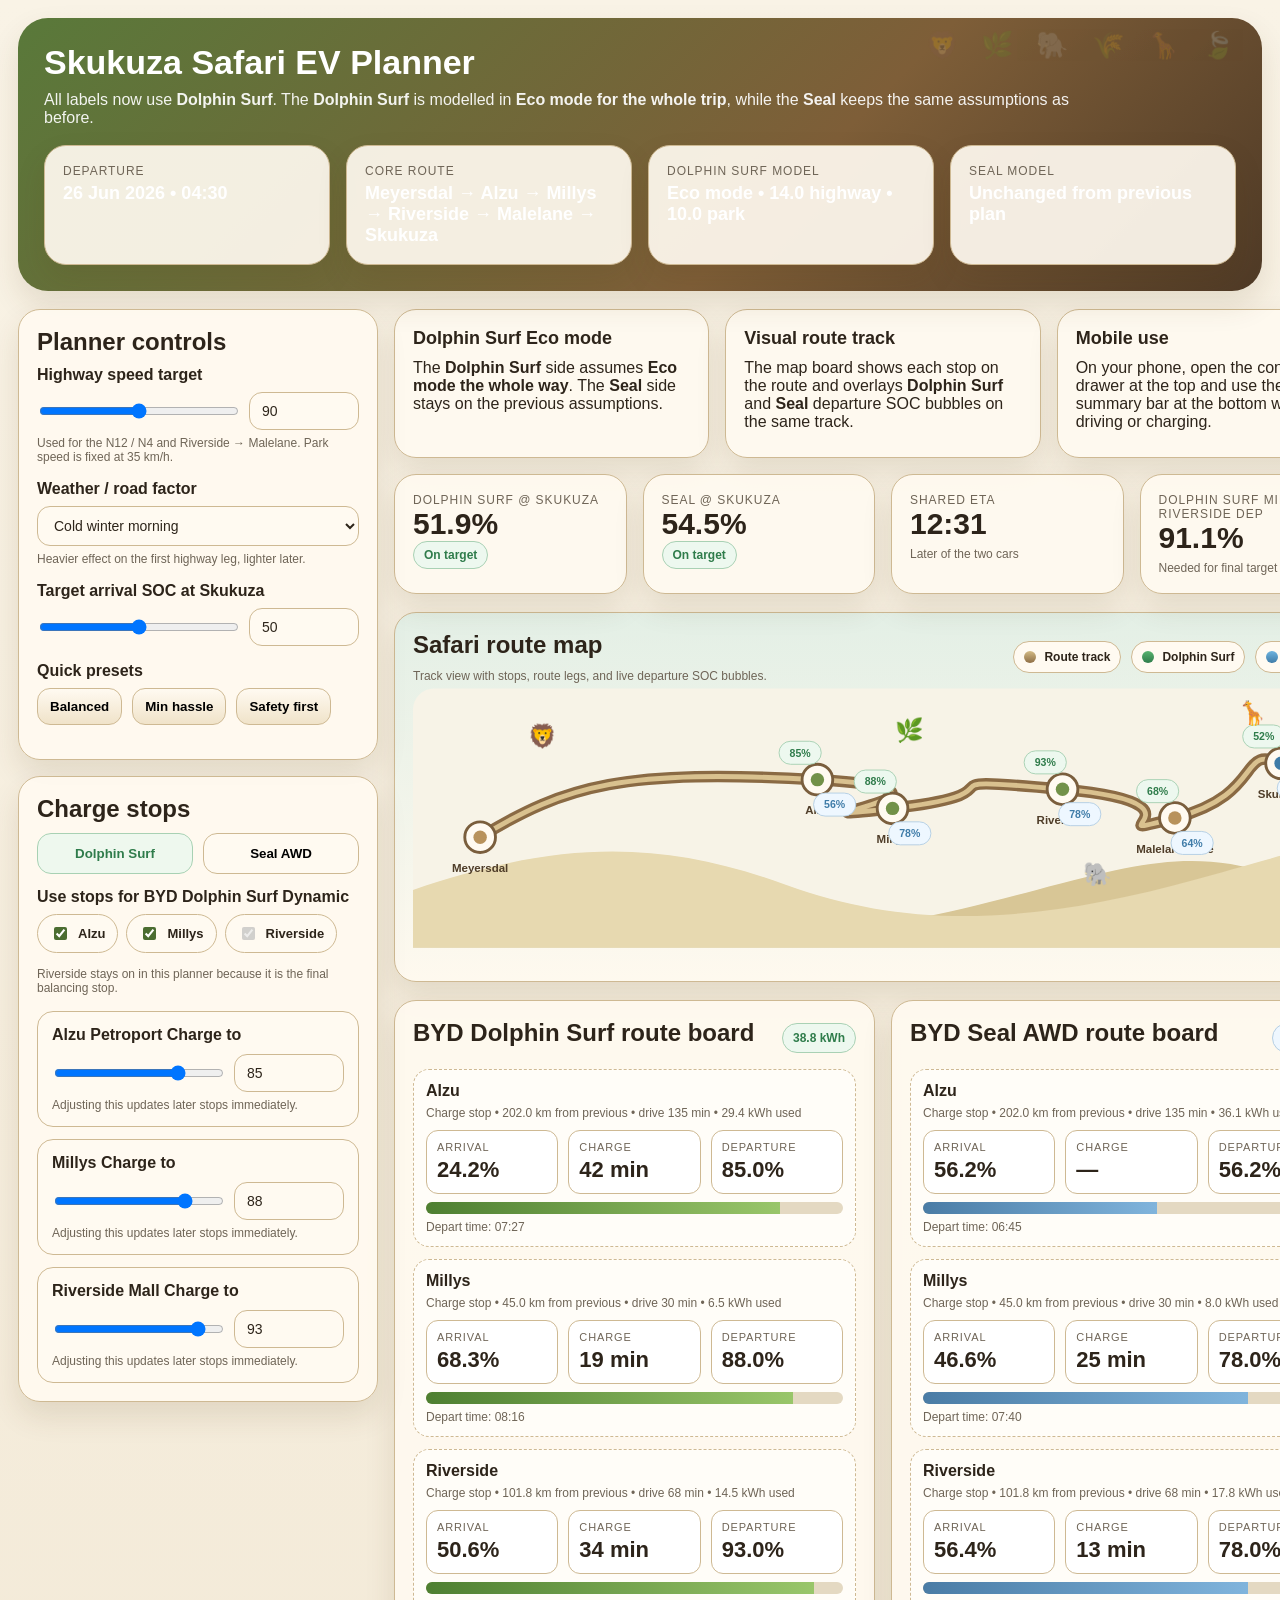
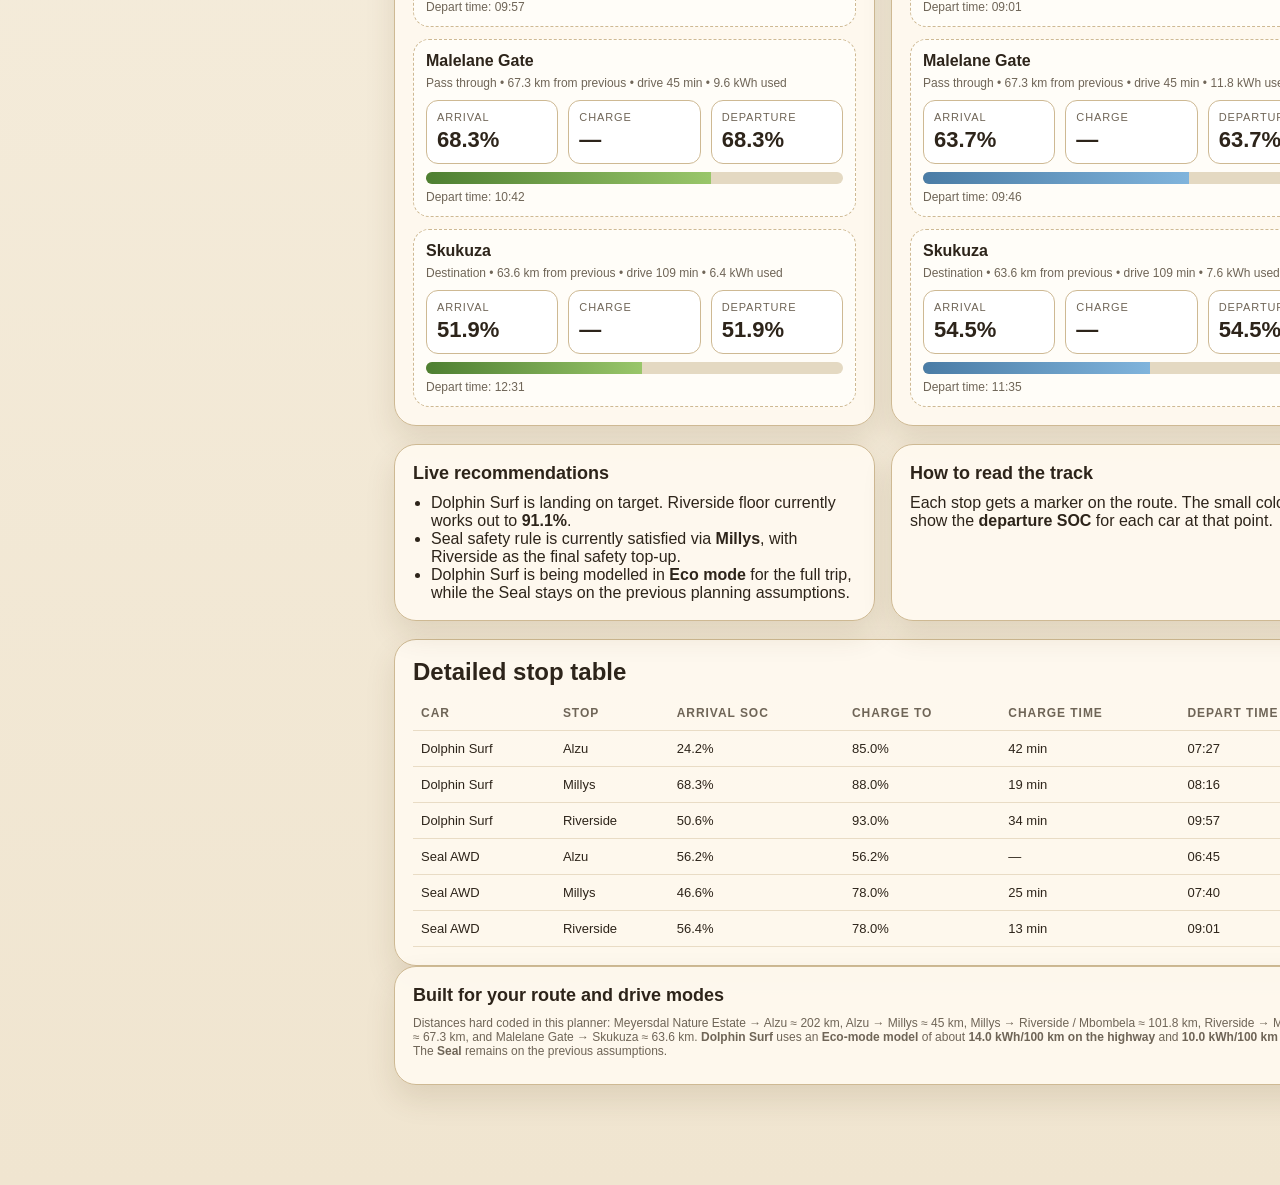
<file: skukuza_ev_convoy_plan_v7.html>
<!DOCTYPE html>
<html lang="en">
<head>
  <meta charset="UTF-8" />
  <meta name="viewport" content="width=device-width, initial-scale=1.0, viewport-fit=cover" />
  <title>Skukuza Safari EV Planner v7</title>
  <style>
    :root{--bg:#f9f3e6;--card:#fff9ef;--line:#ceb993;--ink:#2d241a;--muted:#6f6557;--good:#2f7c4b;--warn:#c18b18;--bad:#b84637;--blue:#3f7ca8;--shadow:0 14px 30px rgba(84,57,20,.12);--radius:22px}
    *{box-sizing:border-box} html{scroll-behavior:smooth} body{margin:0;font-family:Inter,Segoe UI,Roboto,Arial,sans-serif;color:var(--ink);background:linear-gradient(180deg,#f9f3e6 0%, #f0e5d0 100%)}
    .wrap{max-width:1540px;margin:0 auto;padding:18px 18px 100px}.hero{position:relative;overflow:hidden;background:linear-gradient(135deg,#59793a 0%,#7e5e38 62%,#4f3a26 100%);color:#fff;border-radius:30px;padding:26px;box-shadow:var(--shadow)}
    .hero::before{content:"🦁  🌿  🐘  🌾  🦒  🍃";position:absolute;right:20px;top:12px;font-size:26px;opacity:.18;letter-spacing:8px}
    h1,h2,h3,h4{margin:0 0 10px} h1{font-size:34px;line-height:1.08} h2{font-size:24px} h3{font-size:18px} p{margin:8px 0}.sub{max-width:1040px;color:rgba(255,255,255,.92)} .muted{color:var(--muted)}
    .hero-grid,.main-grid,.cards,.summary-grid,.route-grid,.rec-grid{display:grid;gap:16px}.hero-grid{grid-template-columns:repeat(4,minmax(0,1fr));margin-top:18px}
    .tile,.card,.route-card,.summary,.rec-card,.table-card,.note,.map-card,.mobile-summary{background:rgba(255,250,240,.92);border:1px solid var(--line);border-radius:var(--radius);box-shadow:var(--shadow)} .tile,.card,.route-card,.summary,.rec-card,.table-card,.note,.map-card{padding:18px}
    .label{font-size:12px;text-transform:uppercase;letter-spacing:.08em;color:var(--muted)} .value{font-size:18px;font-weight:900;margin-top:5px}.main-grid{grid-template-columns:360px 1fr;align-items:start;margin-top:18px}.sticky{position:sticky;top:12px}
    .control-group{margin-bottom:16px} label{display:block;font-weight:800;margin-bottom:8px}.hint{font-size:12px;color:var(--muted);margin-top:6px} input[type=number], select{width:100%;padding:10px 12px;background:#fffaf1;border:1px solid var(--line);border-radius:13px;color:var(--ink);font-size:14px} input[type=range]{width:100%}.inline{display:grid;grid-template-columns:1fr 110px;gap:12px;align-items:center}.btn-row{display:flex;gap:10px;flex-wrap:wrap}
    .action{padding:10px 12px;border-radius:13px;font-weight:800;cursor:pointer;background:linear-gradient(180deg,#fffaf1,#f0e3c9);border:1px solid var(--line)} .car-tabs{display:flex;gap:10px;margin-bottom:14px}.tab-btn{flex:1;padding:12px;border-radius:14px;border:1px solid var(--line);background:#fffaf1;font-weight:900;cursor:pointer}.tab-btn.active.sg{background:#eef8ee;border-color:#a8d1b3;color:var(--good)} .tab-btn.active.seal{background:#eef7ff;border-color:#b5cfe4;color:var(--blue)}
    .toggle-row{display:flex;gap:8px;flex-wrap:wrap}.toggle{display:inline-flex;align-items:center;gap:8px;padding:9px 12px;border-radius:999px;border:1px solid var(--line);background:#fffaf1;font-size:13px}.toggle input{accent-color:#4b6d31}.stop-box{margin-top:12px;padding:14px;border-radius:16px;border:1px solid var(--line);background:#fffaf1}.stop-box.off{opacity:.58;background:#f5eedf}
    .cards{grid-template-columns:repeat(3,minmax(0,1fr))}.summary-grid{grid-template-columns:repeat(4,minmax(0,1fr));margin-top:16px}.big{font-size:30px;font-weight:900}.small{font-size:12px;color:var(--muted);text-transform:uppercase;letter-spacing:.08em}.status{display:inline-flex;align-items:center;padding:6px 10px;border-radius:999px;font-size:12px;font-weight:900;border:1px solid transparent}.good{background:#edf8ef;color:var(--good);border-color:#a9d1b4}.warn{background:#fff5d8;color:#9c7406;border-color:#e8ce77}.bad{background:#ffe6e0;color:#a13e31;border-color:#e4a79e}
    .map-card{margin-top:18px;background:linear-gradient(180deg, rgba(217,239,232,.65), rgba(255,250,240,.93))}.map-head{display:flex;justify-content:space-between;gap:12px;align-items:center;flex-wrap:wrap}.route-scroll{overflow-x:auto;padding-bottom:6px}.route-visual{min-width:940px}.track-legend{display:flex;gap:10px;flex-wrap:wrap}.legend-item{display:inline-flex;align-items:center;gap:8px;padding:8px 10px;border-radius:999px;background:#fffaf1;border:1px solid var(--line);font-size:12px;font-weight:700}.dot{width:12px;height:12px;border-radius:50%}.dot.sg{background:linear-gradient(180deg,#58b36f,#2f7c4b)}.dot.seal{background:linear-gradient(180deg,#6db3df,#3f7ca8)}.dot.track{background:linear-gradient(180deg,#d3bb85,#8e6e45)}
    .route-grid{grid-template-columns:1fr 1fr;margin-top:18px}.route-head{display:flex;justify-content:space-between;gap:12px;align-items:center}.badge{padding:7px 10px;border-radius:999px;border:1px solid var(--line);font-size:12px;font-weight:900}.badge.sg{background:#edf8ef;color:var(--good);border-color:#a9d1b4}.badge.seal{background:#eef7ff;color:var(--blue);border-color:#b5cfe4}.stops{display:grid;gap:12px;margin-top:12px}.leg{padding:12px;border-radius:16px;border:1px dashed var(--line);background:#fffdf8}.leg-title{font-weight:900}.timeline{font-size:12px;color:var(--muted);margin-top:6px}.soc-row{display:grid;grid-template-columns:repeat(3,minmax(0,1fr));gap:10px;margin-top:10px}.soc-chip{padding:10px;border-radius:12px;border:1px solid var(--line);background:#fff}.soc-chip .k{font-size:11px;color:var(--muted);text-transform:uppercase;letter-spacing:.08em}.soc-chip .v{font-size:22px;font-weight:900;margin-top:4px}.meter{height:12px;border-radius:999px;overflow:hidden;background:#e4d9c2;margin-top:8px}.bar{height:100%;width:0;background:linear-gradient(90deg,#4e7f31,#99c66a)}.bar.seal{background:linear-gradient(90deg,#4a7ca5,#80b4dc)}
    .rec-grid{grid-template-columns:repeat(2,minmax(0,1fr));margin-top:18px}.rec-card ul{margin:8px 0 0 18px;padding:0}.table-card{margin-top:18px;overflow:auto} table{width:100%;border-collapse:collapse;font-size:13px} th,td{padding:10px 8px;border-bottom:1px solid #e9dcc5;text-align:left;vertical-align:top} th{font-size:12px;text-transform:uppercase;letter-spacing:.08em;color:var(--muted)}
    .mobile-summary{position:fixed;left:10px;right:10px;bottom:10px;z-index:30;display:none;padding:12px 14px;background:rgba(48,40,28,.92);color:#fff;border:1px solid rgba(255,255,255,.10);backdrop-filter:blur(4px)}.mobile-summary .row{display:grid;grid-template-columns:1fr 1fr 1fr;gap:10px;align-items:center}.mobile-summary .t{font-size:11px;text-transform:uppercase;letter-spacing:.08em;color:rgba(255,255,255,.7)}.mobile-summary .n{font-size:18px;font-weight:900}
    details.mobile-controls{display:none;margin-top:14px} details.mobile-controls>summary{list-style:none;cursor:pointer;padding:14px 16px;border-radius:18px;background:#fffaf1;border:1px solid var(--line);font-weight:900} details.mobile-controls>summary::-webkit-details-marker{display:none}
    @media (max-width:1160px){.main-grid{grid-template-columns:1fr}.sticky{position:relative;top:0}.hero-grid,.cards,.summary-grid,.route-grid,.rec-grid{grid-template-columns:1fr 1fr}}
    @media (max-width:820px){.wrap{padding:12px 12px 110px} h1{font-size:28px}.hero{padding:20px}.hero-grid,.cards,.summary-grid,.route-grid,.rec-grid{grid-template-columns:1fr}.inline{grid-template-columns:1fr}.main-grid{margin-top:12px}.desktop-controls{display:none} details.mobile-controls{display:block}.mobile-summary{display:block}.summary-grid{display:none}.map-card{padding:14px}.route-card,.card,.rec-card,.table-card,.note{padding:14px}.route-visual{min-width:780px}}
  </style>
</head>
<body>
<div class="wrap">
  <section class="hero">
    <h1>Skukuza Safari EV Planner</h1>
    <p class="sub">All labels now use <strong>Dolphin Surf</strong>. The <strong>Dolphin Surf</strong> is modelled in <strong>Eco mode for the whole trip</strong>, while the <strong>Seal</strong> keeps the same assumptions as before.</p>
    <div class="hero-grid">
      <div class="tile"><div class="label">Departure</div><div class="value">26 Jun 2026 • 04:30</div></div>
      <div class="tile"><div class="label">Core route</div><div class="value">Meyersdal → Alzu → Millys → Riverside → Malelane → Skukuza</div></div>
      <div class="tile"><div class="label">Dolphin Surf model</div><div class="value">Eco mode • 14.0 highway • 10.0 park</div></div>
      <div class="tile"><div class="label">Seal model</div><div class="value">Unchanged from previous plan</div></div>
    </div>
    <details class="mobile-controls"><summary>Open planner controls</summary><div id="mobileControlsMount" style="margin-top:14px"></div></details>
  </section>
  <section class="main-grid">
    <aside class="sticky desktop-controls"><div id="desktopControlsMount"></div></aside>
    <main>
      <div class="cards">
        <div class="card"><h3>Dolphin Surf Eco mode</h3><p>The <strong>Dolphin Surf</strong> side assumes <strong>Eco mode the whole way</strong>. The <strong>Seal</strong> side stays on the previous assumptions.</p></div>
        <div class="card"><h3>Visual route track</h3><p>The map board shows each stop on the route and overlays <strong>Dolphin Surf</strong> and <strong>Seal</strong> departure SOC bubbles on the same track.</p></div>
        <div class="card"><h3>Mobile use</h3><p>On your phone, open the control drawer at the top and use the sticky summary bar at the bottom while driving or charging.</p></div>
      </div>
      <div class="summary-grid">
        <div class="summary"><div class="small">Dolphin Surf @ Skukuza</div><div class="big" id="sgFinalSoc">--</div><div id="sgFinalStatus"></div></div>
        <div class="summary"><div class="small">Seal @ Skukuza</div><div class="big" id="sealFinalSoc">--</div><div id="sealFinalStatus"></div></div>
        <div class="summary"><div class="small">Shared ETA</div><div class="big" id="sharedEta">--</div><div class="hint">Later of the two cars</div></div>
        <div class="summary"><div class="small">Dolphin Surf min Riverside dep</div><div class="big" id="sgNeedRiv">--</div><div class="hint">Needed for final target</div></div>
      </div>
      <div class="map-card"><div class="map-head"><div><h2>Safari route map</h2><p class="hint" style="margin:0">Track view with stops, route legs, and live departure SOC bubbles.</p></div><div class="track-legend"><span class="legend-item"><span class="dot track"></span> Route track</span><span class="legend-item"><span class="dot sg"></span> Dolphin Surf</span><span class="legend-item"><span class="dot seal"></span> Seal AWD</span></div></div><div class="route-scroll"><svg id="routeSvg" class="route-visual" viewBox="0 0 980 270" width="100%" height="270"></svg></div></div>
      <div class="route-grid"><div class="route-card"><div class="route-head"><h2>BYD Dolphin Surf route board</h2><span class="badge sg">38.8 kWh</span></div><div class="stops" id="sgRoute"></div></div><div class="route-card"><div class="route-head"><h2>BYD Seal AWD route board</h2><span class="badge seal">82.56 kWh</span></div><div class="stops" id="sealRoute"></div></div></div>
      <div class="rec-grid"><div class="rec-card"><h3>Live recommendations</h3><ul id="recList"></ul></div><div class="rec-card"><h3>How to read the track</h3><p>Each stop gets a marker on the route. The small color bubbles show the <strong>departure SOC</strong> for each car at that point.</p></div></div>
      <div class="table-card"><h2>Detailed stop table</h2><table><thead><tr><th>Car</th><th>Stop</th><th>Arrival SOC</th><th>Charge to</th><th>Charge time</th><th>Depart time</th></tr></thead><tbody id="detailRows"></tbody></table></div>
      <div class="note"><h3>Built for your route and drive modes</h3><p class="hint">Distances hard coded in this planner: Meyersdal Nature Estate → Alzu ≈ 202 km, Alzu → Millys ≈ 45 km, Millys → Riverside / Mbombela ≈ 101.8 km, Riverside → Malelane Gate ≈ 67.3 km, and Malelane Gate → Skukuza ≈ 63.6 km. <strong>Dolphin Surf</strong> uses an <strong>Eco-mode model</strong> of about <strong>14.0 kWh/100 km on the highway</strong> and <strong>10.0 kWh/100 km in the park</strong>. The <strong>Seal</strong> remains on the previous assumptions.</p></div>
    </main>
  </section>
</div>
<div class="mobile-summary" id="mobileSummary"><div class="row"><div><div class="t">Dolphin Surf</div><div class="n" id="mSg">--</div></div><div><div class="t">Seal AWD</div><div class="n" id="mSeal">--</div></div><div><div class="t">ETA</div><div class="n" id="mEta">--</div></div></div></div>
<script>
const route=[{id:'start',name:'Meyersdal',type:'start',distFromPrev:0,chargerKw:null,road:'start'},{id:'alzu',name:'Alzu',type:'charge',distFromPrev:202.0,chargerKw:80,road:'earlyHighway'},{id:'millys',name:'Millys',type:'charge',distFromPrev:45.0,chargerKw:80,road:'midHighway'},{id:'riverside',name:'Riverside',type:'charge',distFromPrev:101.8,chargerKw:150,road:'lateHighway'},{id:'malelane',name:'Malelane Gate',type:'pass',distFromPrev:67.3,chargerKw:null,road:'lateHighway'},{id:'skukuza',name:'Skukuza',type:'end',distFromPrev:63.6,chargerKw:null,road:'park'}];
const cumulativeKm={start:0}; let runningKm=0; for(let i=1;i<route.length;i++){runningKm+=route[i].distFromPrev; cumulativeKm[route[i].id]=runningKm;} const totalKm=cumulativeKm.skukuza; const xForKm=km=>70+(km/totalKm)*835; const pointMap={start:{x:xForKm(cumulativeKm.start),y:155},alzu:{x:xForKm(cumulativeKm.alzu),y:95},millys:{x:xForKm(cumulativeKm.millys),y:125},riverside:{x:xForKm(cumulativeKm.riverside),y:105},malelane:{x:xForKm(cumulativeKm.malelane),y:135},skukuza:{x:xForKm(cumulativeKm.skukuza),y:78}};
const cars={sg:{key:'sg',name:'Dolphin Surf',fullName:'BYD Dolphin Surf Dynamic',battery:38.8,startSoc:100,dcMax:{alzu:40,millys:40,riverside:40},useStops:{alzu:true,millys:true,riverside:true},chargeTo:{alzu:85,millys:88,riverside:93},baseCons:{highway90:14.0,park:10.0},taper80:0.72,taper90:0.48},seal:{key:'seal',name:'Seal AWD',fullName:'BYD Seal AWD Performance',battery:82.56,startSoc:100,dcMax:{alzu:80,millys:80,riverside:150},useStops:{alzu:false,millys:true,riverside:true},chargeTo:{alzu:78,millys:78,riverside:78},baseCons:{highway90:17.2,park:12.0},taper80:0.72,taper90:0.50}}; let activeCarTab='sg';
const controlsMarkup=()=>`<div class="card"><h2>Planner controls</h2><div class="control-group"><label for="speedSlider">Highway speed target</label><div class="inline"><input id="speedSlider" type="range" min="80" max="100" step="1" value="90" /><input id="speedNumber" type="number" min="80" max="100" step="1" value="90" /></div><div class="hint">Used for the N12 / N4 and Riverside → Malelane. Park speed is fixed at 35 km/h.</div></div><div class="control-group"><label for="weatherPreset">Weather / road factor</label><select id="weatherPreset"><option value="0.00">Perfect calm day</option><option value="0.04" selected>Cold winter morning</option><option value="0.08">Cold + mild headwind</option><option value="0.12">Tough day / stronger headwind</option></select><div class="hint">Heavier effect on the first highway leg, lighter later.</div></div><div class="control-group"><label for="targetSoc">Target arrival SOC at Skukuza</label><div class="inline"><input id="targetSlider" type="range" min="30" max="70" step="1" value="50" /><input id="targetSoc" type="number" min="30" max="70" step="1" value="50" /></div></div><div class="control-group"><label>Quick presets</label><div class="btn-row"><button class="action" id="presetBalanced">Balanced</button><button class="action" id="presetMinStops">Min hassle</button><button class="action" id="presetSafety">Safety first</button></div></div></div><div class="card" style="margin-top:16px"><h2>Charge stops</h2><div class="car-tabs"><button class="tab-btn ${activeCarTab==='sg'?'active sg':''}" data-car-tab="sg">Dolphin Surf</button><button class="tab-btn ${activeCarTab==='seal'?'active seal':''}" data-car-tab="seal">Seal AWD</button></div><div id="carControls"></div></div>`;
function mountControls(){const d=document.getElementById('desktopControlsMount');const m=document.getElementById('mobileControlsMount');if(d)d.innerHTML=controlsMarkup();if(m)m.innerHTML=controlsMarkup();bindGlobalControlEvents();renderCarControls();}
function getEl(id){return document.querySelectorAll('#'+id)} function setSyncedValue(id,value){getEl(id).forEach(el=>el.value=value)} function clamp(v,min,max){return Math.max(min,Math.min(max,v))} function one(n){return `${n.toFixed(1)}%`} function timeToMinutes(str){const [h,m]=str.split(':').map(Number);return h*60+m} function minutesToClock(mins){mins=Math.round(mins);const d=Math.floor(mins/(24*60));const rem=mins%(24*60);const h=String(Math.floor(rem/60)).padStart(2,'0');const m=String(Math.floor(rem%60)).padStart(2,'0');return `${d>0?`+${d}d `:''}${h}:${m}`}
function getSettings(){return {speed:Number(document.querySelector('#speedNumber').value),weather:Number(document.querySelector('#weatherPreset').value),targetSoc:Number(document.querySelector('#targetSoc').value)}}
function bindGlobalControlEvents(){[['speedSlider','speedNumber'],['targetSlider','targetSoc']].forEach(([a,b])=>{getEl(a).forEach(el=>el.addEventListener('input',e=>{setSyncedValue(a,e.target.value);setSyncedValue(b,e.target.value);render()}));getEl(b).forEach(el=>el.addEventListener('input',e=>{setSyncedValue(a,e.target.value);setSyncedValue(b,e.target.value);render()}));});getEl('weatherPreset').forEach(el=>el.addEventListener('change',e=>{setSyncedValue('weatherPreset',e.target.value);render()}));getEl('presetBalanced').forEach(el=>el.addEventListener('click',presetBalanced));getEl('presetMinStops').forEach(el=>el.addEventListener('click',presetMinStops));getEl('presetSafety').forEach(el=>el.addEventListener('click',presetSafety));document.querySelectorAll('[data-car-tab]').forEach(btn=>btn.addEventListener('click',()=>{activeCarTab=btn.dataset.carTab;mountControls();render();}))}
function getHighwayConsumption(car,speed,weather,legType){const delta=speed-90;let cons=car.baseCons.highway90*(1+delta*0.017+Math.max(0,delta-5)*0.006);if(speed<90)cons=car.baseCons.highway90*(1+delta*0.013);const mult=legType==='earlyHighway'?1+weather:legType==='midHighway'?1+weather*0.75:1+weather*0.45;return cons*mult} function legEnergy(car,settings,leg){if(leg.road==='park')return leg.distFromPrev*car.baseCons.park/100; if(leg.road.includes('Highway'))return leg.distFromPrev*getHighwayConsumption(car,settings.speed,settings.weather,leg.road)/100; return 0} function driveMinutes(leg,settings){if(leg.road==='park')return leg.distFromPrev/35*60; if(leg.road.includes('Highway'))return leg.distFromPrev/settings.speed*60; return 0}
function effectiveChargePower(car,stopId,startSoc,endSoc){const charger=route.find(r=>r.id===stopId)?.chargerKw||0; const cap=car.dcMax[stopId]||charger; const base=Math.min(charger||cap,cap); if(endSoc<=startSoc)return 0; let weighted=0,total=0; [{from:startSoc,to:Math.min(endSoc,80),mult:1.0},{from:Math.max(startSoc,80),to:Math.min(endSoc,90),mult:car.taper80},{from:Math.max(startSoc,90),to:endSoc,mult:car.taper90}].forEach(s=>{if(s.to>s.from){const d=s.to-s.from;weighted+=d*base*s.mult;total+=d}}); return total?weighted/total:base} function estimateChargeMinutes(car,stopId,startSoc,endSoc){if(endSoc<=startSoc)return 0; const deltaKwh=(endSoc-startSoc)/100*car.battery; const p=effectiveChargePower(car,stopId,startSoc,endSoc); if(!p)return 0; return (deltaKwh/p)*60+6}
function simulateCar(carKey){const car=cars[carKey],settings=getSettings();let soc=car.startSoc,mins=timeToMinutes('04:30');const rows=[];const finalLegEnergy=route.filter(r=>['malelane','skukuza'].includes(r.id)).reduce((a,l)=>a+legEnergy(car,settings,l),0);const needRiversideDep=clamp(settings.targetSoc+(finalLegEnergy/car.battery*100),0,100);for(let i=1;i<route.length;i++){const stop=route[i],energy=legEnergy(car,settings,stop);soc-=(energy/car.battery*100);mins+=driveMinutes(stop,settings);const arrivalSoc=soc;let departSoc=arrivalSoc,chargeMins=0;if(stop.type==='charge'&&car.useStops[stop.id]){let chargeTo=Number(car.chargeTo[stop.id]);if(stop.id==='riverside')chargeTo=Math.max(chargeTo,needRiversideDep);chargeTo=clamp(chargeTo,Math.ceil(Math.max(arrivalSoc,0)),100);chargeMins=estimateChargeMinutes(car,stop.id,Math.max(arrivalSoc,0),chargeTo);mins+=chargeMins;departSoc=chargeTo;soc=chargeTo}rows.push({stopId:stop.id,stopName:stop.name,type:stop.type,arrivalSoc,departSoc,chargeMins,clock:minutesToClock(mins),driveMins:driveMinutes(stop,settings),dist:stop.distFromPrev,energy})}return {rows,finalArrival:rows.find(r=>r.stopId==='skukuza').arrivalSoc,needRiversideDep,finishClock:rows[rows.length-1].clock}}
function renderCarControls(){const car=cars[activeCarTab];const markup=`<div class="control-group"><label>Use stops for ${car.fullName}</label><div class="toggle-row">${['alzu','millys','riverside'].map(id=>`<label class="toggle"><input type="checkbox" data-role="toggleStop" data-car="${car.key}" data-stop="${id}" ${car.useStops[id]?'checked':''} ${id==='riverside'?'disabled':''}/> ${id[0].toUpperCase()+id.slice(1)}</label>`).join('')}</div><div class="hint">Riverside stays on in this planner because it is the final balancing stop.</div></div>${['alzu','millys','riverside'].map(id=>{const on=car.useStops[id]||id==='riverside';const label=id==='alzu'?'Alzu Petroport':id==='millys'?'Millys':'Riverside Mall';return `<div class="stop-box ${on?'':'off'}"><h4>${label} <span class="mini">Charge to</span></h4><div class="inline"><input type="range" min="40" max="100" step="1" value="${car.chargeTo[id]}" data-role="range" data-car="${car.key}" data-stop="${id}" ${on?'':'disabled'} /><input type="number" min="40" max="100" step="1" value="${car.chargeTo[id]}" data-role="number" data-car="${car.key}" data-stop="${id}" ${on?'':'disabled'} /></div><div class="hint">Adjusting this updates later stops immediately.</div></div>`}).join('')}`;document.querySelectorAll('#carControls').forEach(m=>m.innerHTML=markup);document.querySelectorAll('[data-role="toggleStop"]').forEach(el=>el.addEventListener('change',e=>{const {car,stop}=e.target.dataset;cars[car].useStops[stop]=e.target.checked;mountControls();render()}));document.querySelectorAll('[data-role="range"]').forEach(el=>el.addEventListener('input',e=>syncChargeInput(e.target.dataset.car,e.target.dataset.stop,e.target.value)));document.querySelectorAll('[data-role="number"]').forEach(el=>el.addEventListener('input',e=>syncChargeInput(e.target.dataset.car,e.target.dataset.stop,e.target.value)))}
function syncChargeInput(carKey,stopId,value){const v=clamp(Number(value),40,100);cars[carKey].chargeTo[stopId]=v;document.querySelectorAll(`[data-car="${carKey}"][data-stop="${stopId}"]`).forEach(el=>el.value=v);render()} function statusHTML(value,target){if(value>=target)return `<span class="status good">On target</span>`;if(value>=target-4)return `<span class="status warn">Close</span>`;return `<span class="status bad">Needs help</span>`}
function legCard(row,carKey){return `<div class="leg"><div class="leg-title">${row.stopName}</div><div class="timeline">${row.type==='charge'?'Charge stop':row.type==='pass'?'Pass through':'Destination'} • ${row.dist.toFixed(1)} km from previous • drive ${Math.round(row.driveMins)} min • ${row.energy.toFixed(1)} kWh used</div><div class="soc-row"><div class="soc-chip"><div class="k">Arrival</div><div class="v">${one(row.arrivalSoc)}</div></div><div class="soc-chip"><div class="k">Charge</div><div class="v">${row.chargeMins?Math.round(row.chargeMins)+' min':'—'}</div></div><div class="soc-chip"><div class="k">Departure</div><div class="v">${one(row.departSoc)}</div></div></div><div class="meter"><div class="bar ${carKey==='seal'?'seal':''}" style="width:${Math.max(0,Math.min(100,row.departSoc))}%"></div></div><div class="timeline">Depart time: ${row.clock}</div></div>`}
function renderRouteBoards(results){document.getElementById('sgRoute').innerHTML=results.sg.rows.map(r=>legCard(r,'sg')).join('');document.getElementById('sealRoute').innerHTML=results.seal.rows.map(r=>legCard(r,'seal')).join('')}
function renderSummary(results){const t=getSettings().targetSoc;document.getElementById('sgFinalSoc').textContent=one(results.sg.finalArrival);document.getElementById('sealFinalSoc').textContent=one(results.seal.finalArrival);document.getElementById('sgFinalStatus').innerHTML=statusHTML(results.sg.finalArrival,t);document.getElementById('sealFinalStatus').innerHTML=statusHTML(results.seal.finalArrival,t);const eta=results.sg.finishClock>results.seal.finishClock?results.sg.finishClock:results.seal.finishClock;document.getElementById('sharedEta').textContent=eta;document.getElementById('sgNeedRiv').textContent=one(results.sg.needRiversideDep);document.getElementById('mSg').textContent=one(results.sg.finalArrival);document.getElementById('mSeal').textContent=one(results.seal.finalArrival);document.getElementById('mEta').textContent=eta}
function renderRecommendations(results){const t=getSettings().targetSoc;const recs=[];if(results.sg.finalArrival<t)recs.push(`Dolphin Surf misses target. Raise Riverside to at least <strong>${one(results.sg.needRiversideDep)}</strong>, or trim speed.`);else recs.push(`Dolphin Surf is landing on target. Riverside floor currently works out to <strong>${one(results.sg.needRiversideDep)}</strong>.`);if(!cars.sg.useStops.millys)recs.push(`Dolphin Surf is bypassing Millys. Fine if Alzu is deep enough and Riverside remains your truth stop.`);if(!cars.seal.useStops.millys&&!cars.seal.useStops.alzu)recs.push(`Seal should charge at either Alzu or Millys to satisfy your safety rule.`);else recs.push(`Seal safety rule is currently satisfied via <strong>${cars.seal.useStops.millys?'Millys':'Alzu'}</strong>, with Riverside as the final safety top-up.`);if(getSettings().speed>94)recs.push(`At ${getSettings().speed} km/h, aero drag starts hurting the Dolphin Surf more than it first looks.`);if(cars.sg.chargeTo.riverside>=95||results.sg.needRiversideDep>=95)recs.push(`Strong Dolphin Surf Riverside departure gives you useful buffer before and inside the park.`);recs.push(`Dolphin Surf is being modelled in <strong>Eco mode</strong> for the full trip, while the Seal stays on the previous planning assumptions.`);document.getElementById('recList').innerHTML=recs.map(r=>`<li>${r}</li>`).join('')}
function renderTable(results){const rows=[];['sg','seal'].forEach(key=>{const label=key==='sg'?'Dolphin Surf':'Seal AWD';results[key].rows.forEach(r=>{if(r.type==='charge'){rows.push(`<tr><td>${label}</td><td>${r.stopName}</td><td>${one(r.arrivalSoc)}</td><td>${one(r.departSoc)}</td><td>${r.chargeMins?Math.round(r.chargeMins)+' min':'—'}</td><td>${r.clock}</td></tr>`)}})});document.getElementById('detailRows').innerHTML=rows.join('')}
function bubble(svg,x,y,txt,cls,top=false){const g=document.createElementNS('http://www.w3.org/2000/svg','g');const offsetY=top?-26:28;const rect=document.createElementNS('http://www.w3.org/2000/svg','rect');rect.setAttribute('x',x-22);rect.setAttribute('y',y+offsetY-14);rect.setAttribute('width',44);rect.setAttribute('height',24);rect.setAttribute('rx',12);rect.setAttribute('fill',cls==='sg'?'#edf8ef':'#eef7ff');rect.setAttribute('stroke',cls==='sg'?'#a9d1b4':'#b5cfe4');const text=document.createElementNS('http://www.w3.org/2000/svg','text');text.setAttribute('x',x);text.setAttribute('y',y+offsetY+2);text.setAttribute('text-anchor','middle');text.setAttribute('font-size','11');text.setAttribute('font-weight','900');text.setAttribute('fill',cls==='sg'?'#2f7c4b':'#3f7ca8');text.textContent=`${Math.round(txt)}%`;g.appendChild(rect);g.appendChild(text);return g}
function renderMap(results){const svg=document.getElementById('routeSvg');svg.innerHTML='';const ns='http://www.w3.org/2000/svg';const bg=document.createElementNS(ns,'rect');bg.setAttribute('x',0);bg.setAttribute('y',0);bg.setAttribute('width',980);bg.setAttribute('height',270);bg.setAttribute('rx',22);bg.setAttribute('fill','#f7f3e7');svg.appendChild(bg);const hill1=document.createElementNS(ns,'path');hill1.setAttribute('d','M0 230 C120 180, 200 180, 300 225 S500 250, 650 210 S840 165, 980 225 L980 270 L0 270 Z');hill1.setAttribute('fill','#d8c696');svg.appendChild(hill1);const hill2=document.createElementNS(ns,'path');hill2.setAttribute('d','M0 210 C160 155, 265 160, 390 205 S640 248, 820 198 S900 170, 980 205 L980 270 L0 270 Z');hill2.setAttribute('fill','#e7d9b0');svg.appendChild(hill2);const track=document.createElementNS(ns,'path');track.setAttribute('d',`M${pointMap.start.x} ${pointMap.start.y} C160 100, 220 84, ${pointMap.alzu.x} ${pointMap.alzu.y} S350 142, ${pointMap.millys.x} ${pointMap.millys.y} S510 90, ${pointMap.riverside.x} ${pointMap.riverside.y} S700 160, ${pointMap.malelane.x} ${pointMap.malelane.y} S860 58, ${pointMap.skukuza.x} ${pointMap.skukuza.y}`);track.setAttribute('fill','none');track.setAttribute('stroke','#8a6a44');track.setAttribute('stroke-width','12');track.setAttribute('stroke-linecap','round');svg.appendChild(track);const inner=document.createElementNS(ns,'path');inner.setAttribute('d',track.getAttribute('d'));inner.setAttribute('fill','none');inner.setAttribute('stroke','#d9c18f');inner.setAttribute('stroke-width','5');inner.setAttribute('stroke-linecap','round');svg.appendChild(inner);route.forEach(stop=>{const p=pointMap[stop.id];const ring=document.createElementNS(ns,'circle');ring.setAttribute('cx',p.x);ring.setAttribute('cy',p.y);ring.setAttribute('r',16);ring.setAttribute('fill','#fffaf1');ring.setAttribute('stroke','#7a5e3d');ring.setAttribute('stroke-width','3');svg.appendChild(ring);const dot=document.createElementNS(ns,'circle');dot.setAttribute('cx',p.x);dot.setAttribute('cy',p.y);dot.setAttribute('r',7);dot.setAttribute('fill',stop.type==='charge'?'#729149':stop.id==='skukuza'?'#3f7ca8':'#b8925c');svg.appendChild(dot);const label=document.createElementNS(ns,'text');label.setAttribute('x',p.x);label.setAttribute('y',p.y+36);label.setAttribute('text-anchor','middle');label.setAttribute('font-size','12');label.setAttribute('font-weight','800');label.setAttribute('fill','#4f3d29');label.textContent=stop.name;svg.appendChild(label)});['sg','seal'].forEach(key=>{results[key].rows.forEach(row=>{const p=pointMap[row.stopId];if(!p)return;svg.appendChild(bubble(svg,p.x+(key==='sg'?-18:18),p.y,row.departSoc,key,key==='sg'))})});[['🦁',120,58],['🌿',502,52],['🦒',860,34],['🐘',698,202]].forEach(([e,x,y])=>{const t=document.createElementNS(ns,'text');t.setAttribute('x',x);t.setAttribute('y',y);t.setAttribute('font-size','24');t.textContent=e;svg.appendChild(t)})}
function presetBalanced(){cars.sg.useStops={alzu:true,millys:true,riverside:true};cars.sg.chargeTo={alzu:85,millys:88,riverside:93};cars.seal.useStops={alzu:false,millys:true,riverside:true};cars.seal.chargeTo={alzu:78,millys:78,riverside:78};setSyncedValue('speedSlider',90);setSyncedValue('speedNumber',90);setSyncedValue('weatherPreset','0.04');setSyncedValue('targetSlider',50);setSyncedValue('targetSoc',50);mountControls();render()} function presetMinStops(){cars.sg.useStops={alzu:true,millys:false,riverside:true};cars.sg.chargeTo={alzu:86,millys:88,riverside:94};cars.seal.useStops={alzu:false,millys:true,riverside:true};cars.seal.chargeTo={alzu:78,millys:76,riverside:76};setSyncedValue('speedSlider',89);setSyncedValue('speedNumber',89);setSyncedValue('weatherPreset','0.04');setSyncedValue('targetSlider',50);setSyncedValue('targetSoc',50);mountControls();render()} function presetSafety(){cars.sg.useStops={alzu:true,millys:true,riverside:true};cars.sg.chargeTo={alzu:88,millys:90,riverside:95};cars.seal.useStops={alzu:true,millys:true,riverside:true};cars.seal.chargeTo={alzu:78,millys:80,riverside:80};setSyncedValue('speedSlider',88);setSyncedValue('speedNumber',88);setSyncedValue('weatherPreset','0.08');setSyncedValue('targetSlider',50);setSyncedValue('targetSoc',50);mountControls();render()} function render(){const results={sg:simulateCar('sg'),seal:simulateCar('seal')};renderSummary(results);renderRouteBoards(results);renderRecommendations(results);renderTable(results);renderMap(results)}
mountControls();render();
</script>
</body>
</html>
</file>
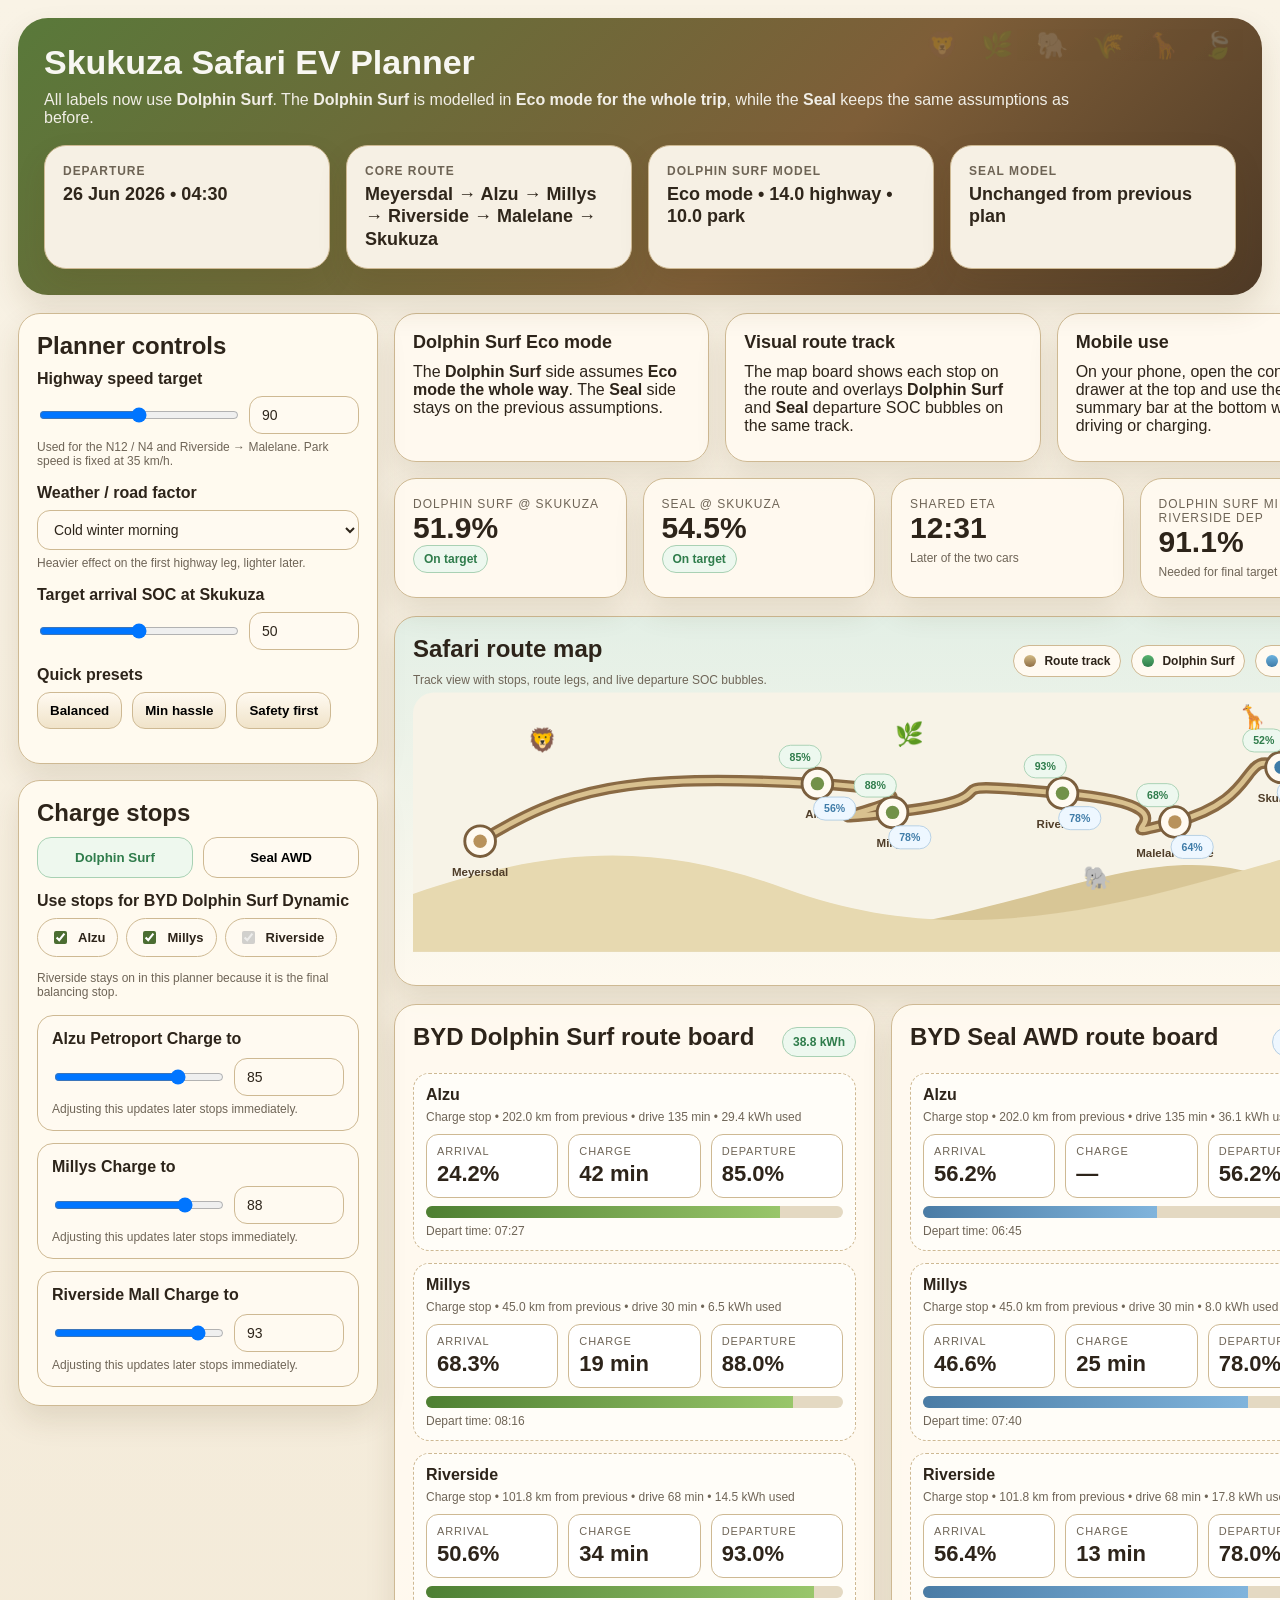
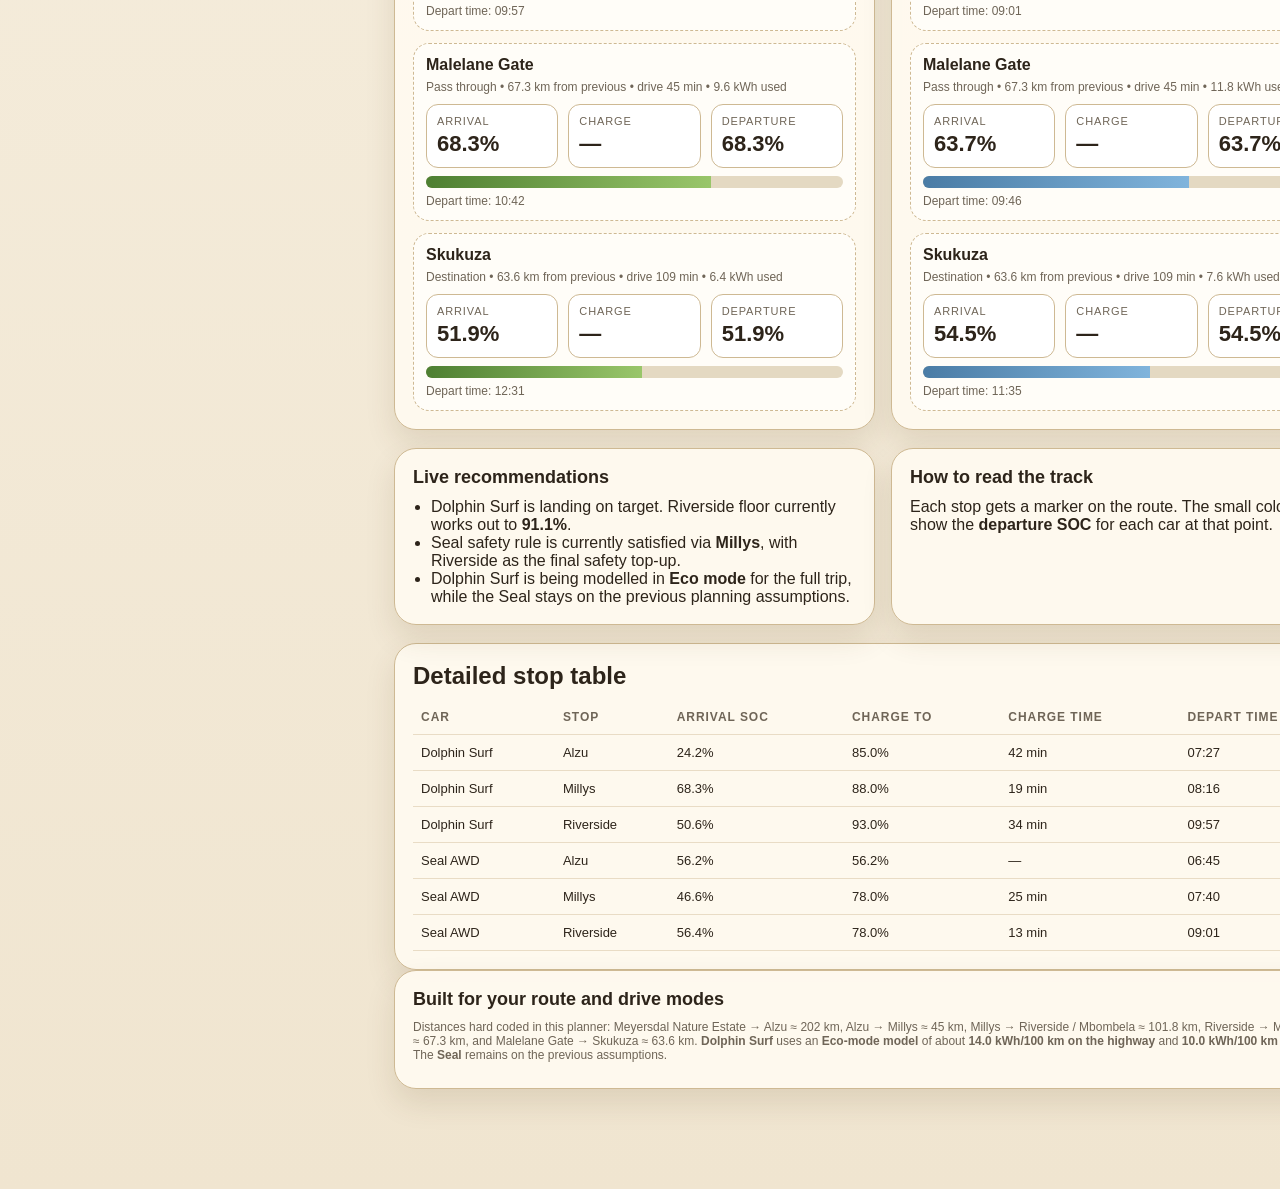
<file: skukuza_ev_convoy_plan_v8.html>
<!DOCTYPE html>
<html lang="en">
<head>
  <meta charset="UTF-8" />
  <meta name="viewport" content="width=device-width, initial-scale=1.0, viewport-fit=cover" />
  <title>Skukuza Safari EV Planner v8</title>
  <style>
    :root{
      --bg:#f9f3e6;--card:#fff9ef;--line:#ceb993;--ink:#2d241a;--muted:#6f6557;--good:#2f7c4b;--warn:#c18b18;--bad:#b84637;--blue:#3f7ca8;--shadow:0 14px 30px rgba(84,57,20,.12);--radius:22px;
      --heroText:#f8f7f2;--heroSub:#f1eee6;--tileText:#2f261b;--tileMuted:#6d6354;
    }
    *{box-sizing:border-box} html{scroll-behavior:smooth}
    body{margin:0;font-family:Inter,Segoe UI,Roboto,Arial,sans-serif;color:var(--ink);background:linear-gradient(180deg,#f9f3e6 0%, #f0e5d0 100%)}
    .wrap{max-width:1540px;margin:0 auto;padding:18px 18px 100px}
    .hero{position:relative;overflow:hidden;background:linear-gradient(135deg,#59793a 0%,#7e5e38 62%,#4f3a26 100%);color:var(--heroText);border-radius:30px;padding:26px;box-shadow:var(--shadow)}
    .hero::before{content:"🦁  🌿  🐘  🌾  🦒  🍃";position:absolute;right:20px;top:12px;font-size:26px;opacity:.18;letter-spacing:8px}
    h1,h2,h3,h4{margin:0 0 10px} h1{font-size:34px;line-height:1.08} h2{font-size:24px} h3{font-size:18px} p{margin:8px 0}.sub{max-width:1040px;color:var(--heroSub)} .muted{color:var(--muted)}
    .hero-grid,.main-grid,.cards,.summary-grid,.route-grid,.rec-grid{display:grid;gap:16px}.hero-grid{grid-template-columns:repeat(4,minmax(0,1fr));margin-top:18px}
    .tile,.card,.route-card,.summary,.rec-card,.table-card,.note,.map-card,.mobile-summary{background:rgba(255,250,240,.96);border:1px solid var(--line);border-radius:var(--radius);box-shadow:var(--shadow)}
    .tile,.card,.route-card,.summary,.rec-card,.table-card,.note,.map-card{padding:18px}
    .tile{color:var(--tileText); background:#f6f0e4}
    .tile .label{font-size:12px;text-transform:uppercase;letter-spacing:.08em;color:var(--tileMuted);font-weight:700}
    .tile .value{font-size:18px;font-weight:900;margin-top:5px;color:var(--tileText);line-height:1.25}
    .label{font-size:12px;text-transform:uppercase;letter-spacing:.08em;color:var(--muted)} .value{font-size:18px;font-weight:900;margin-top:5px}
    .main-grid{grid-template-columns:360px 1fr;align-items:start;margin-top:18px}.sticky{position:sticky;top:12px}
    .control-group{margin-bottom:16px} label{display:block;font-weight:800;margin-bottom:8px}.hint{font-size:12px;color:var(--muted);margin-top:6px} input[type=number], select{width:100%;padding:10px 12px;background:#fffaf1;border:1px solid var(--line);border-radius:13px;color:var(--ink);font-size:14px} input[type=range]{width:100%}.inline{display:grid;grid-template-columns:1fr 110px;gap:12px;align-items:center}.btn-row{display:flex;gap:10px;flex-wrap:wrap}
    .action{padding:10px 12px;border-radius:13px;font-weight:800;cursor:pointer;background:linear-gradient(180deg,#fffaf1,#f0e3c9);border:1px solid var(--line)} .car-tabs{display:flex;gap:10px;margin-bottom:14px}.tab-btn{flex:1;padding:12px;border-radius:14px;border:1px solid var(--line);background:#fffaf1;font-weight:900;cursor:pointer}.tab-btn.active.sg{background:#eef8ee;border-color:#a8d1b3;color:var(--good)} .tab-btn.active.seal{background:#eef7ff;border-color:#b5cfe4;color:var(--blue)}
    .toggle-row{display:flex;gap:8px;flex-wrap:wrap}.toggle{display:inline-flex;align-items:center;gap:8px;padding:9px 12px;border-radius:999px;border:1px solid var(--line);background:#fffaf1;font-size:13px}.toggle input{accent-color:#4b6d31}.stop-box{margin-top:12px;padding:14px;border-radius:16px;border:1px solid var(--line);background:#fffaf1}.stop-box.off{opacity:.58;background:#f5eedf}
    .cards{grid-template-columns:repeat(3,minmax(0,1fr))}.summary-grid{grid-template-columns:repeat(4,minmax(0,1fr));margin-top:16px}.big{font-size:30px;font-weight:900}.small{font-size:12px;color:var(--muted);text-transform:uppercase;letter-spacing:.08em}.status{display:inline-flex;align-items:center;padding:6px 10px;border-radius:999px;font-size:12px;font-weight:900;border:1px solid transparent}.good{background:#edf8ef;color:var(--good);border-color:#a9d1b4}.warn{background:#fff5d8;color:#9c7406;border-color:#e8ce77}.bad{background:#ffe6e0;color:#a13e31;border-color:#e4a79e}
    .map-card{margin-top:18px;background:linear-gradient(180deg, rgba(217,239,232,.65), rgba(255,250,240,.93))}.map-head{display:flex;justify-content:space-between;gap:12px;align-items:center;flex-wrap:wrap}.route-scroll{overflow-x:auto;padding-bottom:6px}.route-visual{min-width:940px}.track-legend{display:flex;gap:10px;flex-wrap:wrap}.legend-item{display:inline-flex;align-items:center;gap:8px;padding:8px 10px;border-radius:999px;background:#fffaf1;border:1px solid var(--line);font-size:12px;font-weight:700}.dot{width:12px;height:12px;border-radius:50%}.dot.sg{background:linear-gradient(180deg,#58b36f,#2f7c4b)}.dot.seal{background:linear-gradient(180deg,#6db3df,#3f7ca8)}.dot.track{background:linear-gradient(180deg,#d3bb85,#8e6e45)}
    .route-grid{grid-template-columns:1fr 1fr;margin-top:18px}.route-head{display:flex;justify-content:space-between;gap:12px;align-items:center}.badge{padding:7px 10px;border-radius:999px;border:1px solid var(--line);font-size:12px;font-weight:900}.badge.sg{background:#edf8ef;color:var(--good);border-color:#a9d1b4}.badge.seal{background:#eef7ff;color:var(--blue);border-color:#b5cfe4}.stops{display:grid;gap:12px;margin-top:12px}.leg{padding:12px;border-radius:16px;border:1px dashed var(--line);background:#fffdf8}.leg-title{font-weight:900}.timeline{font-size:12px;color:var(--muted);margin-top:6px}.soc-row{display:grid;grid-template-columns:repeat(3,minmax(0,1fr));gap:10px;margin-top:10px}.soc-chip{padding:10px;border-radius:12px;border:1px solid var(--line);background:#fff}.soc-chip .k{font-size:11px;color:var(--muted);text-transform:uppercase;letter-spacing:.08em}.soc-chip .v{font-size:22px;font-weight:900;margin-top:4px}.meter{height:12px;border-radius:999px;overflow:hidden;background:#e4d9c2;margin-top:8px}.bar{height:100%;width:0;background:linear-gradient(90deg,#4e7f31,#99c66a)}.bar.seal{background:linear-gradient(90deg,#4a7ca5,#80b4dc)}
    .rec-grid{grid-template-columns:repeat(2,minmax(0,1fr));margin-top:18px}.rec-card ul{margin:8px 0 0 18px;padding:0}.table-card{margin-top:18px;overflow:auto} table{width:100%;border-collapse:collapse;font-size:13px} th,td{padding:10px 8px;border-bottom:1px solid #e9dcc5;text-align:left;vertical-align:top} th{font-size:12px;text-transform:uppercase;letter-spacing:.08em;color:var(--muted)}
    .mobile-summary{position:fixed;left:10px;right:10px;bottom:10px;z-index:30;display:none;padding:12px 14px;background:rgba(48,40,28,.92);color:#fff;border:1px solid rgba(255,255,255,.10);backdrop-filter:blur(4px)}.mobile-summary .row{display:grid;grid-template-columns:1fr 1fr 1fr;gap:10px;align-items:center}.mobile-summary .t{font-size:11px;text-transform:uppercase;letter-spacing:.08em;color:rgba(255,255,255,.7)}.mobile-summary .n{font-size:18px;font-weight:900}
    details.mobile-controls{display:none;margin-top:14px} details.mobile-controls>summary{list-style:none;cursor:pointer;padding:14px 16px;border-radius:18px;background:#fffaf1;border:1px solid var(--line);font-weight:900} details.mobile-controls>summary::-webkit-details-marker{display:none}
    @media (max-width:1160px){.main-grid{grid-template-columns:1fr}.sticky{position:relative;top:0}.hero-grid,.cards,.summary-grid,.route-grid,.rec-grid{grid-template-columns:1fr 1fr}}
    @media (max-width:820px){.wrap{padding:12px 12px 110px} h1{font-size:28px}.hero{padding:20px}.hero-grid,.cards,.summary-grid,.route-grid,.rec-grid{grid-template-columns:1fr}.inline{grid-template-columns:1fr}.main-grid{margin-top:12px}.desktop-controls{display:none} details.mobile-controls{display:block}.mobile-summary{display:block}.summary-grid{display:none}.map-card{padding:14px}.route-card,.card,.rec-card,.table-card,.note{padding:14px}.route-visual{min-width:780px}}
  </style>
</head>
<body>
<div class="wrap">
  <section class="hero">
    <h1>Skukuza Safari EV Planner</h1>
    <p class="sub">All labels now use <strong>Dolphin Surf</strong>. The <strong>Dolphin Surf</strong> is modelled in <strong>Eco mode for the whole trip</strong>, while the <strong>Seal</strong> keeps the same assumptions as before.</p>
    <div class="hero-grid">
      <div class="tile"><div class="label">Departure</div><div class="value">26 Jun 2026 • 04:30</div></div>
      <div class="tile"><div class="label">Core route</div><div class="value">Meyersdal → Alzu → Millys → Riverside → Malelane → Skukuza</div></div>
      <div class="tile"><div class="label">Dolphin Surf model</div><div class="value">Eco mode • 14.0 highway • 10.0 park</div></div>
      <div class="tile"><div class="label">Seal model</div><div class="value">Unchanged from previous plan</div></div>
    </div>
    <details class="mobile-controls"><summary>Open planner controls</summary><div id="mobileControlsMount" style="margin-top:14px"></div></details>
  </section>
  <section class="main-grid">
    <aside class="sticky desktop-controls"><div id="desktopControlsMount"></div></aside>
    <main>
      <div class="cards">
        <div class="card"><h3>Dolphin Surf Eco mode</h3><p>The <strong>Dolphin Surf</strong> side assumes <strong>Eco mode the whole way</strong>. The <strong>Seal</strong> side stays on the previous assumptions.</p></div>
        <div class="card"><h3>Visual route track</h3><p>The map board shows each stop on the route and overlays <strong>Dolphin Surf</strong> and <strong>Seal</strong> departure SOC bubbles on the same track.</p></div>
        <div class="card"><h3>Mobile use</h3><p>On your phone, open the control drawer at the top and use the sticky summary bar at the bottom while driving or charging.</p></div>
      </div>
      <div class="summary-grid">
        <div class="summary"><div class="small">Dolphin Surf @ Skukuza</div><div class="big" id="sgFinalSoc">--</div><div id="sgFinalStatus"></div></div>
        <div class="summary"><div class="small">Seal @ Skukuza</div><div class="big" id="sealFinalSoc">--</div><div id="sealFinalStatus"></div></div>
        <div class="summary"><div class="small">Shared ETA</div><div class="big" id="sharedEta">--</div><div class="hint">Later of the two cars</div></div>
        <div class="summary"><div class="small">Dolphin Surf min Riverside dep</div><div class="big" id="sgNeedRiv">--</div><div class="hint">Needed for final target</div></div>
      </div>
      <div class="map-card"><div class="map-head"><div><h2>Safari route map</h2><p class="hint" style="margin:0">Track view with stops, route legs, and live departure SOC bubbles.</p></div><div class="track-legend"><span class="legend-item"><span class="dot track"></span> Route track</span><span class="legend-item"><span class="dot sg"></span> Dolphin Surf</span><span class="legend-item"><span class="dot seal"></span> Seal AWD</span></div></div><div class="route-scroll"><svg id="routeSvg" class="route-visual" viewBox="0 0 980 270" width="100%" height="270"></svg></div></div>
      <div class="route-grid"><div class="route-card"><div class="route-head"><h2>BYD Dolphin Surf route board</h2><span class="badge sg">38.8 kWh</span></div><div class="stops" id="sgRoute"></div></div><div class="route-card"><div class="route-head"><h2>BYD Seal AWD route board</h2><span class="badge seal">82.56 kWh</span></div><div class="stops" id="sealRoute"></div></div></div>
      <div class="rec-grid"><div class="rec-card"><h3>Live recommendations</h3><ul id="recList"></ul></div><div class="rec-card"><h3>How to read the track</h3><p>Each stop gets a marker on the route. The small color bubbles show the <strong>departure SOC</strong> for each car at that point.</p></div></div>
      <div class="table-card"><h2>Detailed stop table</h2><table><thead><tr><th>Car</th><th>Stop</th><th>Arrival SOC</th><th>Charge to</th><th>Charge time</th><th>Depart time</th></tr></thead><tbody id="detailRows"></tbody></table></div>
      <div class="note"><h3>Built for your route and drive modes</h3><p class="hint">Distances hard coded in this planner: Meyersdal Nature Estate → Alzu ≈ 202 km, Alzu → Millys ≈ 45 km, Millys → Riverside / Mbombela ≈ 101.8 km, Riverside → Malelane Gate ≈ 67.3 km, and Malelane Gate → Skukuza ≈ 63.6 km. <strong>Dolphin Surf</strong> uses an <strong>Eco-mode model</strong> of about <strong>14.0 kWh/100 km on the highway</strong> and <strong>10.0 kWh/100 km in the park</strong>. The <strong>Seal</strong> remains on the previous assumptions.</p></div>
    </main>
  </section>
</div>
<div class="mobile-summary" id="mobileSummary"><div class="row"><div><div class="t">Dolphin Surf</div><div class="n" id="mSg">--</div></div><div><div class="t">Seal AWD</div><div class="n" id="mSeal">--</div></div><div><div class="t">ETA</div><div class="n" id="mEta">--</div></div></div></div>
<script>
const route=[{id:'start',name:'Meyersdal',type:'start',distFromPrev:0,chargerKw:null,road:'start'},{id:'alzu',name:'Alzu',type:'charge',distFromPrev:202.0,chargerKw:80,road:'earlyHighway'},{id:'millys',name:'Millys',type:'charge',distFromPrev:45.0,chargerKw:80,road:'midHighway'},{id:'riverside',name:'Riverside',type:'charge',distFromPrev:101.8,chargerKw:150,road:'lateHighway'},{id:'malelane',name:'Malelane Gate',type:'pass',distFromPrev:67.3,chargerKw:null,road:'lateHighway'},{id:'skukuza',name:'Skukuza',type:'end',distFromPrev:63.6,chargerKw:null,road:'park'}];
const cumulativeKm={start:0}; let runningKm=0; for(let i=1;i<route.length;i++){runningKm+=route[i].distFromPrev; cumulativeKm[route[i].id]=runningKm;} const totalKm=cumulativeKm.skukuza; const xForKm=km=>70+(km/totalKm)*835; const pointMap={start:{x:xForKm(cumulativeKm.start),y:155},alzu:{x:xForKm(cumulativeKm.alzu),y:95},millys:{x:xForKm(cumulativeKm.millys),y:125},riverside:{x:xForKm(cumulativeKm.riverside),y:105},malelane:{x:xForKm(cumulativeKm.malelane),y:135},skukuza:{x:xForKm(cumulativeKm.skukuza),y:78}};
const cars={sg:{key:'sg',name:'Dolphin Surf',fullName:'BYD Dolphin Surf Dynamic',battery:38.8,startSoc:100,dcMax:{alzu:40,millys:40,riverside:40},useStops:{alzu:true,millys:true,riverside:true},chargeTo:{alzu:85,millys:88,riverside:93},baseCons:{highway90:14.0,park:10.0},taper80:0.72,taper90:0.48},seal:{key:'seal',name:'Seal AWD',fullName:'BYD Seal AWD Performance',battery:82.56,startSoc:100,dcMax:{alzu:80,millys:80,riverside:150},useStops:{alzu:false,millys:true,riverside:true},chargeTo:{alzu:78,millys:78,riverside:78},baseCons:{highway90:17.2,park:12.0},taper80:0.72,taper90:0.50}}; let activeCarTab='sg';
const controlsMarkup=()=>`<div class="card"><h2>Planner controls</h2><div class="control-group"><label for="speedSlider">Highway speed target</label><div class="inline"><input id="speedSlider" type="range" min="80" max="100" step="1" value="90" /><input id="speedNumber" type="number" min="80" max="100" step="1" value="90" /></div><div class="hint">Used for the N12 / N4 and Riverside → Malelane. Park speed is fixed at 35 km/h.</div></div><div class="control-group"><label for="weatherPreset">Weather / road factor</label><select id="weatherPreset"><option value="0.00">Perfect calm day</option><option value="0.04" selected>Cold winter morning</option><option value="0.08">Cold + mild headwind</option><option value="0.12">Tough day / stronger headwind</option></select><div class="hint">Heavier effect on the first highway leg, lighter later.</div></div><div class="control-group"><label for="targetSoc">Target arrival SOC at Skukuza</label><div class="inline"><input id="targetSlider" type="range" min="30" max="70" step="1" value="50" /><input id="targetSoc" type="number" min="30" max="70" step="1" value="50" /></div></div><div class="control-group"><label>Quick presets</label><div class="btn-row"><button class="action" id="presetBalanced">Balanced</button><button class="action" id="presetMinStops">Min hassle</button><button class="action" id="presetSafety">Safety first</button></div></div></div><div class="card" style="margin-top:16px"><h2>Charge stops</h2><div class="car-tabs"><button class="tab-btn ${activeCarTab==='sg'?'active sg':''}" data-car-tab="sg">Dolphin Surf</button><button class="tab-btn ${activeCarTab==='seal'?'active seal':''}" data-car-tab="seal">Seal AWD</button></div><div id="carControls"></div></div>`;
function mountControls(){const d=document.getElementById('desktopControlsMount');const m=document.getElementById('mobileControlsMount');if(d)d.innerHTML=controlsMarkup();if(m)m.innerHTML=controlsMarkup();bindGlobalControlEvents();renderCarControls();}
function getEl(id){return document.querySelectorAll('#'+id)} function setSyncedValue(id,value){getEl(id).forEach(el=>el.value=value)} function clamp(v,min,max){return Math.max(min,Math.min(max,v))} function one(n){return `${n.toFixed(1)}%`} function timeToMinutes(str){const [h,m]=str.split(':').map(Number);return h*60+m} function minutesToClock(mins){mins=Math.round(mins);const d=Math.floor(mins/(24*60));const rem=mins%(24*60);const h=String(Math.floor(rem/60)).padStart(2,'0');const m=String(Math.floor(rem%60)).padStart(2,'0');return `${d>0?`+${d}d `:''}${h}:${m}`}
function getSettings(){return {speed:Number(document.querySelector('#speedNumber').value),weather:Number(document.querySelector('#weatherPreset').value),targetSoc:Number(document.querySelector('#targetSoc').value)}}
function bindGlobalControlEvents(){[['speedSlider','speedNumber'],['targetSlider','targetSoc']].forEach(([a,b])=>{getEl(a).forEach(el=>el.addEventListener('input',e=>{setSyncedValue(a,e.target.value);setSyncedValue(b,e.target.value);render()}));getEl(b).forEach(el=>el.addEventListener('input',e=>{setSyncedValue(a,e.target.value);setSyncedValue(b,e.target.value);render()}));});getEl('weatherPreset').forEach(el=>el.addEventListener('change',e=>{setSyncedValue('weatherPreset',e.target.value);render()}));getEl('presetBalanced').forEach(el=>el.addEventListener('click',presetBalanced));getEl('presetMinStops').forEach(el=>el.addEventListener('click',presetMinStops));getEl('presetSafety').forEach(el=>el.addEventListener('click',presetSafety));document.querySelectorAll('[data-car-tab]').forEach(btn=>btn.addEventListener('click',()=>{activeCarTab=btn.dataset.carTab;mountControls();render()}))}
function getHighwayConsumption(car,speed,weather,legType){const delta=speed-90;let cons=car.baseCons.highway90*(1+delta*0.017+Math.max(0,delta-5)*0.006);if(speed<90)cons=car.baseCons.highway90*(1+delta*0.013);const mult=legType==='earlyHighway'?1+weather:legType==='midHighway'?1+weather*0.75:1+weather*0.45;return cons*mult} function legEnergy(car,settings,leg){if(leg.road==='park')return leg.distFromPrev*car.baseCons.park/100; if(leg.road.includes('Highway'))return leg.distFromPrev*getHighwayConsumption(car,settings.speed,settings.weather,leg.road)/100; return 0} function driveMinutes(leg,settings){if(leg.road==='park')return leg.distFromPrev/35*60; if(leg.road.includes('Highway'))return leg.distFromPrev/settings.speed*60; return 0}
function effectiveChargePower(car,stopId,startSoc,endSoc){const charger=route.find(r=>r.id===stopId)?.chargerKw||0; const cap=car.dcMax[stopId]||charger; const base=Math.min(charger||cap,cap); if(endSoc<=startSoc)return 0; let weighted=0,total=0; [{from:startSoc,to:Math.min(endSoc,80),mult:1.0},{from:Math.max(startSoc,80),to:Math.min(endSoc,90),mult:car.taper80},{from:Math.max(startSoc,90),to:endSoc,mult:car.taper90}].forEach(s=>{if(s.to>s.from){const d=s.to-s.from;weighted+=d*base*s.mult;total+=d}}); return total?weighted/total:base} function estimateChargeMinutes(car,stopId,startSoc,endSoc){if(endSoc<=startSoc)return 0; const deltaKwh=(endSoc-startSoc)/100*car.battery; const p=effectiveChargePower(car,stopId,startSoc,endSoc); if(!p)return 0; return (deltaKwh/p)*60+6}
function simulateCar(carKey){const car=cars[carKey],settings=getSettings();let soc=car.startSoc,mins=timeToMinutes('04:30');const rows=[];const finalLegEnergy=route.filter(r=>['malelane','skukuza'].includes(r.id)).reduce((a,l)=>a+legEnergy(car,settings,l),0);const needRiversideDep=clamp(settings.targetSoc+(finalLegEnergy/car.battery*100),0,100);for(let i=1;i<route.length;i++){const stop=route[i],energy=legEnergy(car,settings,stop);soc-=(energy/car.battery*100);mins+=driveMinutes(stop,settings);const arrivalSoc=soc;let departSoc=arrivalSoc,chargeMins=0;if(stop.type==='charge'&&car.useStops[stop.id]){let chargeTo=Number(car.chargeTo[stop.id]);if(stop.id==='riverside')chargeTo=Math.max(chargeTo,needRiversideDep);chargeTo=clamp(chargeTo,Math.ceil(Math.max(arrivalSoc,0)),100);chargeMins=estimateChargeMinutes(car,stop.id,Math.max(arrivalSoc,0),chargeTo);mins+=chargeMins;departSoc=chargeTo;soc=chargeTo}rows.push({stopId:stop.id,stopName:stop.name,type:stop.type,arrivalSoc,departSoc,chargeMins,clock:minutesToClock(mins),driveMins:driveMinutes(stop,settings),dist:stop.distFromPrev,energy})}return {rows,finalArrival:rows.find(r=>r.stopId==='skukuza').arrivalSoc,needRiversideDep,finishClock:rows[rows.length-1].clock}}
function renderCarControls(){const car=cars[activeCarTab];const markup=`<div class="control-group"><label>Use stops for ${car.fullName}</label><div class="toggle-row">${['alzu','millys','riverside'].map(id=>`<label class="toggle"><input type="checkbox" data-role="toggleStop" data-car="${car.key}" data-stop="${id}" ${car.useStops[id]?'checked':''} ${id==='riverside'?'disabled':''}/> ${id[0].toUpperCase()+id.slice(1)}</label>`).join('')}</div><div class="hint">Riverside stays on in this planner because it is the final balancing stop.</div></div>${['alzu','millys','riverside'].map(id=>{const on=car.useStops[id]||id==='riverside';const label=id==='alzu'?'Alzu Petroport':id==='millys'?'Millys':'Riverside Mall';return `<div class="stop-box ${on?'':'off'}"><h4>${label} <span class="mini">Charge to</span></h4><div class="inline"><input type="range" min="40" max="100" step="1" value="${car.chargeTo[id]}" data-role="range" data-car="${car.key}" data-stop="${id}" ${on?'':'disabled'} /><input type="number" min="40" max="100" step="1" value="${car.chargeTo[id]}" data-role="number" data-car="${car.key}" data-stop="${id}" ${on?'':'disabled'} /></div><div class="hint">Adjusting this updates later stops immediately.</div></div>`}).join('')}`;document.querySelectorAll('#carControls').forEach(m=>m.innerHTML=markup);document.querySelectorAll('[data-role="toggleStop"]').forEach(el=>el.addEventListener('change',e=>{const {car,stop}=e.target.dataset;cars[car].useStops[stop]=e.target.checked;mountControls();render()}));document.querySelectorAll('[data-role="range"]').forEach(el=>el.addEventListener('input',e=>syncChargeInput(e.target.dataset.car,e.target.dataset.stop,e.target.value)));document.querySelectorAll('[data-role="number"]').forEach(el=>el.addEventListener('input',e=>syncChargeInput(e.target.dataset.car,e.target.dataset.stop,e.target.value)))}
function syncChargeInput(carKey,stopId,value){const v=clamp(Number(value),40,100);cars[carKey].chargeTo[stopId]=v;document.querySelectorAll(`[data-car="${carKey}"][data-stop="${stopId}"]`).forEach(el=>el.value=v);render()} function statusHTML(value,target){if(value>=target)return `<span class="status good">On target</span>`;if(value>=target-4)return `<span class="status warn">Close</span>`;return `<span class="status bad">Needs help</span>`}
function legCard(row,carKey){return `<div class="leg"><div class="leg-title">${row.stopName}</div><div class="timeline">${row.type==='charge'?'Charge stop':row.type==='pass'?'Pass through':'Destination'} • ${row.dist.toFixed(1)} km from previous • drive ${Math.round(row.driveMins)} min • ${row.energy.toFixed(1)} kWh used</div><div class="soc-row"><div class="soc-chip"><div class="k">Arrival</div><div class="v">${one(row.arrivalSoc)}</div></div><div class="soc-chip"><div class="k">Charge</div><div class="v">${row.chargeMins?Math.round(row.chargeMins)+' min':'—'}</div></div><div class="soc-chip"><div class="k">Departure</div><div class="v">${one(row.departSoc)}</div></div></div><div class="meter"><div class="bar ${carKey==='seal'?'seal':''}" style="width:${Math.max(0,Math.min(100,row.departSoc))}%"></div></div><div class="timeline">Depart time: ${row.clock}</div></div>`}
function renderRouteBoards(results){document.getElementById('sgRoute').innerHTML=results.sg.rows.map(r=>legCard(r,'sg')).join('');document.getElementById('sealRoute').innerHTML=results.seal.rows.map(r=>legCard(r,'seal')).join('')}
function renderSummary(results){const t=getSettings().targetSoc;document.getElementById('sgFinalSoc').textContent=one(results.sg.finalArrival);document.getElementById('sealFinalSoc').textContent=one(results.seal.finalArrival);document.getElementById('sgFinalStatus').innerHTML=statusHTML(results.sg.finalArrival,t);document.getElementById('sealFinalStatus').innerHTML=statusHTML(results.seal.finalArrival,t);const eta=results.sg.finishClock>results.seal.finishClock?results.sg.finishClock:results.seal.finishClock;document.getElementById('sharedEta').textContent=eta;document.getElementById('sgNeedRiv').textContent=one(results.sg.needRiversideDep);document.getElementById('mSg').textContent=one(results.sg.finalArrival);document.getElementById('mSeal').textContent=one(results.seal.finalArrival);document.getElementById('mEta').textContent=eta}
function renderRecommendations(results){const t=getSettings().targetSoc;const recs=[];if(results.sg.finalArrival<t)recs.push(`Dolphin Surf misses target. Raise Riverside to at least <strong>${one(results.sg.needRiversideDep)}</strong>, or trim speed.`);else recs.push(`Dolphin Surf is landing on target. Riverside floor currently works out to <strong>${one(results.sg.needRiversideDep)}</strong>.`);if(!cars.sg.useStops.millys)recs.push(`Dolphin Surf is bypassing Millys. Fine if Alzu is deep enough and Riverside remains your truth stop.`);if(!cars.seal.useStops.millys&&!cars.seal.useStops.alzu)recs.push(`Seal should charge at either Alzu or Millys to satisfy your safety rule.`);else recs.push(`Seal safety rule is currently satisfied via <strong>${cars.seal.useStops.millys?'Millys':'Alzu'}</strong>, with Riverside as the final safety top-up.`);if(getSettings().speed>94)recs.push(`At ${getSettings().speed} km/h, aero drag starts hurting the Dolphin Surf more than it first looks.`);if(cars.sg.chargeTo.riverside>=95||results.sg.needRiversideDep>=95)recs.push(`Strong Dolphin Surf Riverside departure gives you useful buffer before and inside the park.`);recs.push(`Dolphin Surf is being modelled in <strong>Eco mode</strong> for the full trip, while the Seal stays on the previous planning assumptions.`);document.getElementById('recList').innerHTML=recs.map(r=>`<li>${r}</li>`).join('')}
function renderTable(results){const rows=[];['sg','seal'].forEach(key=>{const label=key==='sg'?'Dolphin Surf':'Seal AWD';results[key].rows.forEach(r=>{if(r.type==='charge'){rows.push(`<tr><td>${label}</td><td>${r.stopName}</td><td>${one(r.arrivalSoc)}</td><td>${one(r.departSoc)}</td><td>${r.chargeMins?Math.round(r.chargeMins)+' min':'—'}</td><td>${r.clock}</td></tr>`)}})});document.getElementById('detailRows').innerHTML=rows.join('')}
function bubble(svg,x,y,txt,cls,top=false){const g=document.createElementNS('http://www.w3.org/2000/svg','g');const offsetY=top?-26:28;const rect=document.createElementNS('http://www.w3.org/2000/svg','rect');rect.setAttribute('x',x-22);rect.setAttribute('y',y+offsetY-14);rect.setAttribute('width',44);rect.setAttribute('height',24);rect.setAttribute('rx',12);rect.setAttribute('fill',cls==='sg'?'#edf8ef':'#eef7ff');rect.setAttribute('stroke',cls==='sg'?'#a9d1b4':'#b5cfe4');const text=document.createElementNS('http://www.w3.org/2000/svg','text');text.setAttribute('x',x);text.setAttribute('y',y+offsetY+2);text.setAttribute('text-anchor','middle');text.setAttribute('font-size','11');text.setAttribute('font-weight','900');text.setAttribute('fill',cls==='sg'?'#2f7c4b':'#3f7ca8');text.textContent=`${Math.round(txt)}%`;g.appendChild(rect);g.appendChild(text);return g}
function renderMap(results){const svg=document.getElementById('routeSvg');svg.innerHTML='';const ns='http://www.w3.org/2000/svg';const bg=document.createElementNS(ns,'rect');bg.setAttribute('x',0);bg.setAttribute('y',0);bg.setAttribute('width',980);bg.setAttribute('height',270);bg.setAttribute('rx',22);bg.setAttribute('fill','#f7f3e7');svg.appendChild(bg);const hill1=document.createElementNS(ns,'path');hill1.setAttribute('d','M0 230 C120 180, 200 180, 300 225 S500 250, 650 210 S840 165, 980 225 L980 270 L0 270 Z');hill1.setAttribute('fill','#d8c696');svg.appendChild(hill1);const hill2=document.createElementNS(ns,'path');hill2.setAttribute('d','M0 210 C160 155, 265 160, 390 205 S640 248, 820 198 S900 170, 980 205 L980 270 L0 270 Z');hill2.setAttribute('fill','#e7d9b0');svg.appendChild(hill2);const track=document.createElementNS(ns,'path');track.setAttribute('d',`M${pointMap.start.x} ${pointMap.start.y} C160 100, 220 84, ${pointMap.alzu.x} ${pointMap.alzu.y} S350 142, ${pointMap.millys.x} ${pointMap.millys.y} S510 90, ${pointMap.riverside.x} ${pointMap.riverside.y} S700 160, ${pointMap.malelane.x} ${pointMap.malelane.y} S860 58, ${pointMap.skukuza.x} ${pointMap.skukuza.y}`);track.setAttribute('fill','none');track.setAttribute('stroke','#8a6a44');track.setAttribute('stroke-width','12');track.setAttribute('stroke-linecap','round');svg.appendChild(track);const inner=document.createElementNS(ns,'path');inner.setAttribute('d',track.getAttribute('d'));inner.setAttribute('fill','none');inner.setAttribute('stroke','#d9c18f');inner.setAttribute('stroke-width','5');inner.setAttribute('stroke-linecap','round');svg.appendChild(inner);route.forEach(stop=>{const p=pointMap[stop.id];const ring=document.createElementNS(ns,'circle');ring.setAttribute('cx',p.x);ring.setAttribute('cy',p.y);ring.setAttribute('r',16);ring.setAttribute('fill','#fffaf1');ring.setAttribute('stroke','#7a5e3d');ring.setAttribute('stroke-width','3');svg.appendChild(ring);const dot=document.createElementNS(ns,'circle');dot.setAttribute('cx',p.x);dot.setAttribute('cy',p.y);dot.setAttribute('r',7);dot.setAttribute('fill',stop.type==='charge'?'#729149':stop.id==='skukuza'?'#3f7ca8':'#b8925c');svg.appendChild(dot);const label=document.createElementNS(ns,'text');label.setAttribute('x',p.x);label.setAttribute('y',p.y+36);label.setAttribute('text-anchor','middle');label.setAttribute('font-size','12');label.setAttribute('font-weight','800');label.setAttribute('fill','#4f3d29');label.textContent=stop.name;svg.appendChild(label)});['sg','seal'].forEach(key=>{results[key].rows.forEach(row=>{const p=pointMap[row.stopId];if(!p)return;svg.appendChild(bubble(svg,p.x+(key==='sg'?-18:18),p.y,row.departSoc,key,key==='sg'))})});[['🦁',120,58],['🌿',502,52],['🦒',860,34],['🐘',698,202]].forEach(([e,x,y])=>{const t=document.createElementNS(ns,'text');t.setAttribute('x',x);t.setAttribute('y',y);t.setAttribute('font-size','24');t.textContent=e;svg.appendChild(t)})}
function presetBalanced(){cars.sg.useStops={alzu:true,millys:true,riverside:true};cars.sg.chargeTo={alzu:85,millys:88,riverside:93};cars.seal.useStops={alzu:false,millys:true,riverside:true};cars.seal.chargeTo={alzu:78,millys:78,riverside:78};setSyncedValue('speedSlider',90);setSyncedValue('speedNumber',90);setSyncedValue('weatherPreset','0.04');setSyncedValue('targetSlider',50);setSyncedValue('targetSoc',50);mountControls();render()} function presetMinStops(){cars.sg.useStops={alzu:true,millys:false,riverside:true};cars.sg.chargeTo={alzu:86,millys:88,riverside:94};cars.seal.useStops={alzu:false,millys:true,riverside:true};cars.seal.chargeTo={alzu:78,millys:76,riverside:76};setSyncedValue('speedSlider',89);setSyncedValue('speedNumber',89);setSyncedValue('weatherPreset','0.04');setSyncedValue('targetSlider',50);setSyncedValue('targetSoc',50);mountControls();render()} function presetSafety(){cars.sg.useStops={alzu:true,millys:true,riverside:true};cars.sg.chargeTo={alzu:88,millys:90,riverside:95};cars.seal.useStops={alzu:true,millys:true,riverside:true};cars.seal.chargeTo={alzu:78,millys:80,riverside:80};setSyncedValue('speedSlider',88);setSyncedValue('speedNumber',88);setSyncedValue('weatherPreset','0.08');setSyncedValue('targetSlider',50);setSyncedValue('targetSoc',50);mountControls();render()} function render(){const results={sg:simulateCar('sg'),seal:simulateCar('seal')};renderSummary(results);renderRouteBoards(results);renderRecommendations(results);renderTable(results);renderMap(results)}
mountControls();render();
</script>
</body>
</html>
</file>
